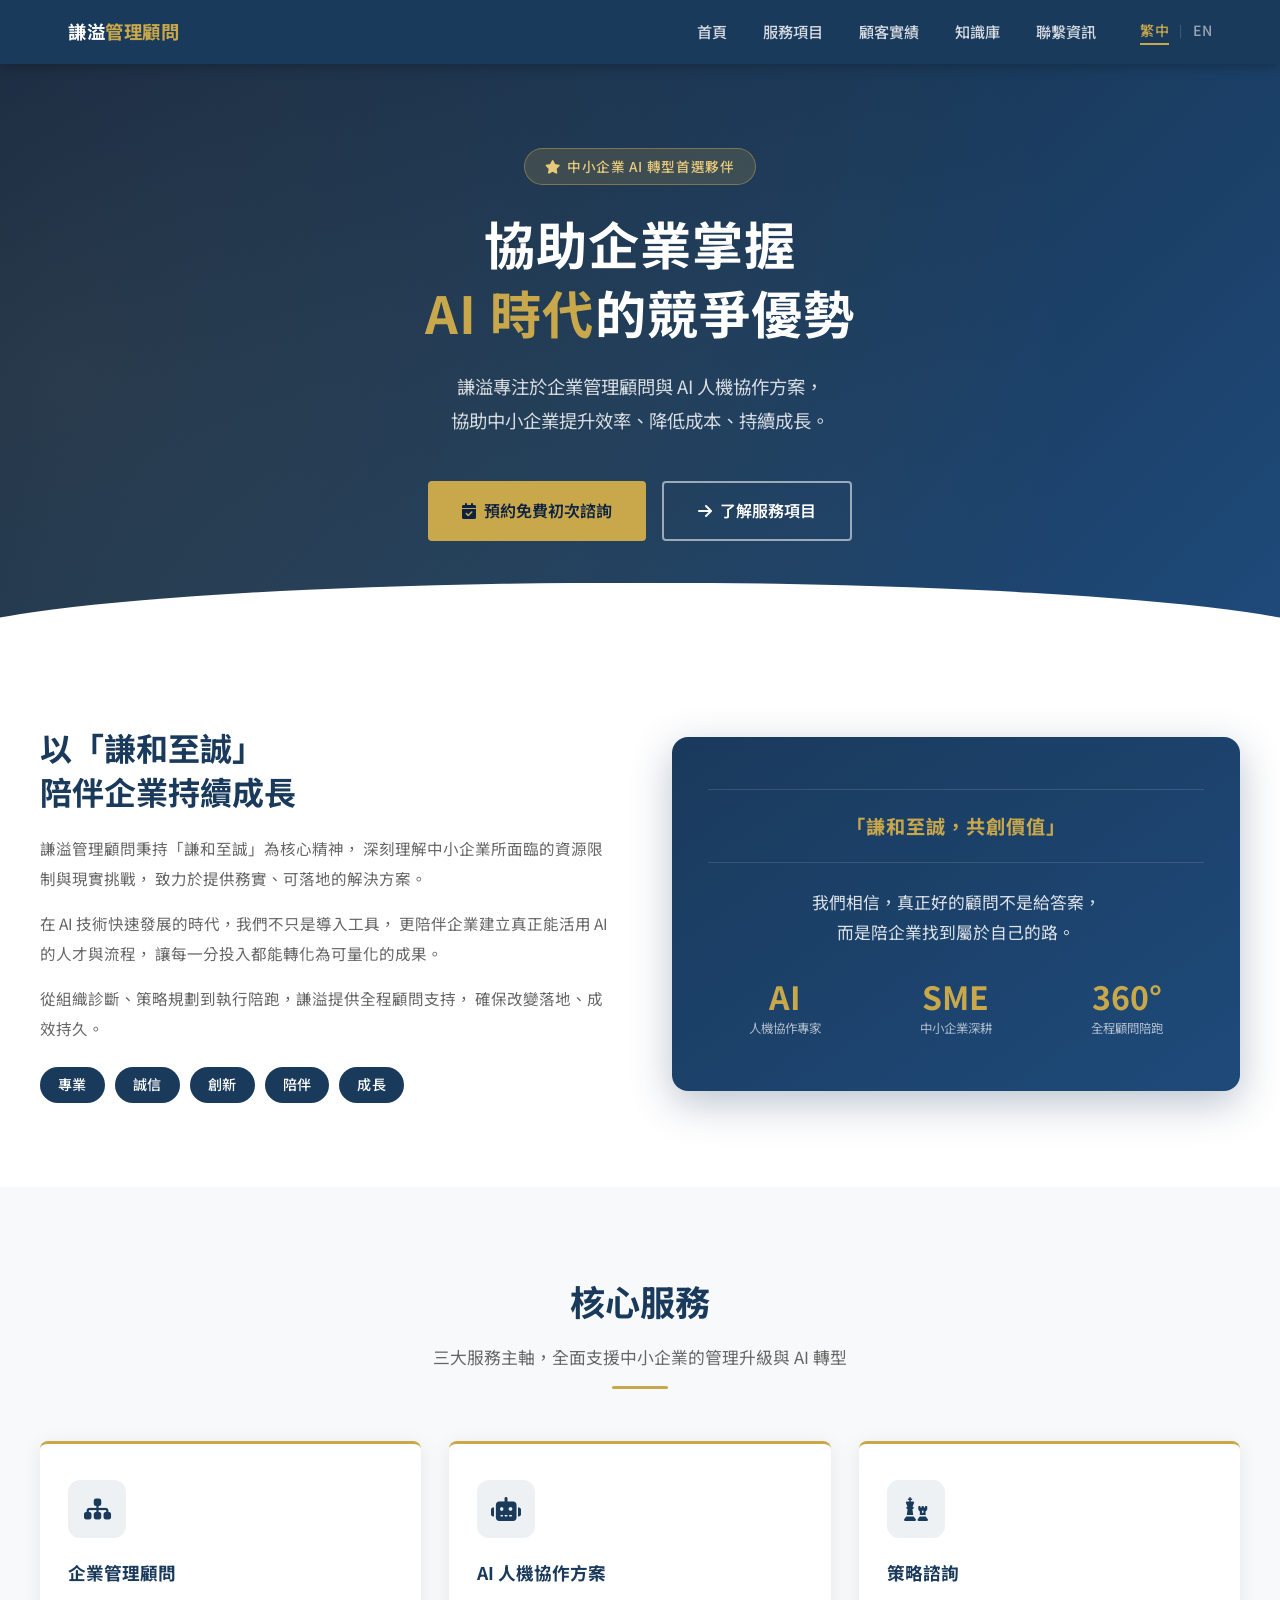
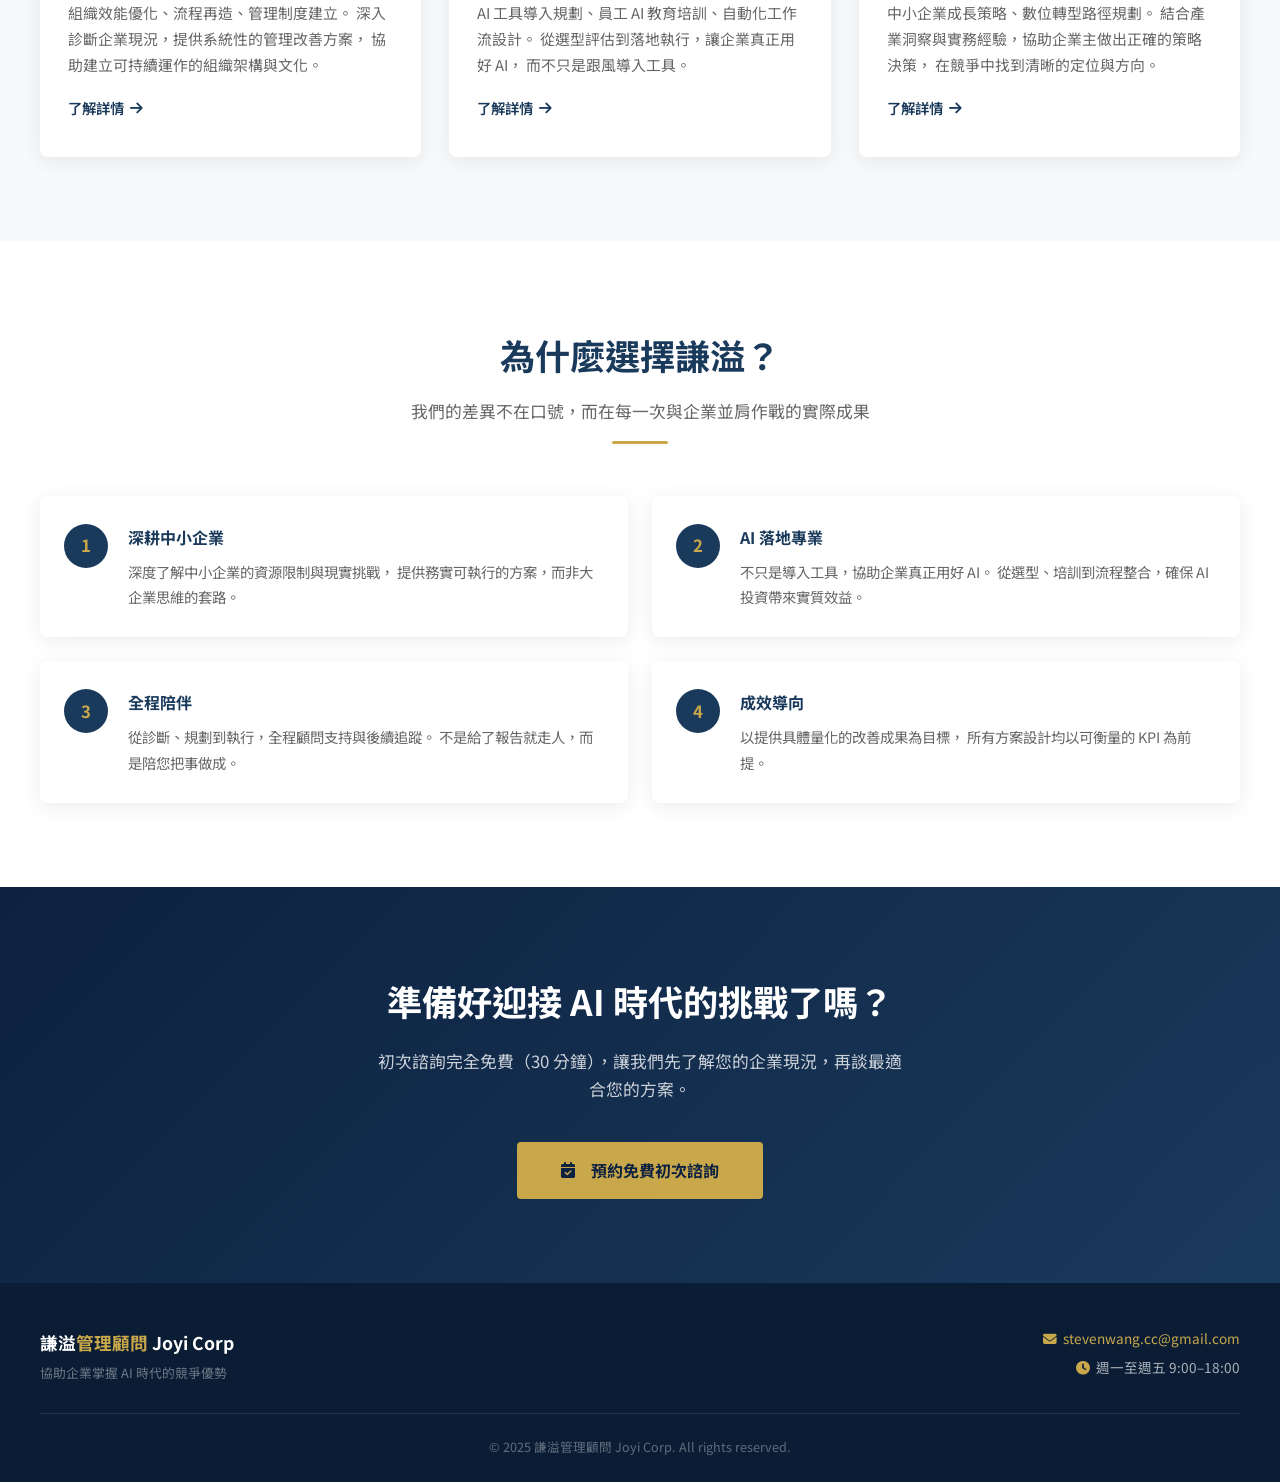
<file: index.html>
<!DOCTYPE html>
<html lang="zh-Hant">
<head>
  <meta charset="UTF-8" />
  <meta name="viewport" content="width=device-width, initial-scale=1.0" />

  <!-- SEO Meta Tags -->
  <title>謙溢管理顧問 Joyi Corp｜企業管理顧問與 AI 人機協作方案</title>
  <meta name="description" content="謙溢管理顧問（Joyi Corp）專注於企業管理顧問與 AI 人機協作方案，協助中小企業提升效率、降低成本、在 AI 時代建立可持續的競爭優勢。" />
  <meta name="keywords" content="企業管理顧問, AI 人機協作, 中小企業顧問, AI 導入, 組織效能優化, 數位轉型" />
  <meta name="robots" content="index, follow" />
  <link rel="canonical" href="https://joyicorp.com/" />
  <link rel="alternate" hreflang="zh-TW" href="https://joyicorp.com/" />
  <link rel="alternate" hreflang="en" href="https://joyicorp.com/en/" />
  <link rel="alternate" hreflang="x-default" href="https://joyicorp.com/" />

  <!-- Open Graph -->
  <meta property="og:type"        content="website" />
  <meta property="og:url"         content="https://www.joyicorp.com/" />
  <meta property="og:title"       content="謙溢管理顧問 Joyi Corp｜企業管理顧問與 AI 人機協作方案" />
  <meta property="og:description" content="謙溢管理顧問專注於企業管理顧問與 AI 人機協作方案，協助中小企業提升效率、降低成本、在 AI 時代建立可持續的競爭優勢。" />
  <meta property="og:site_name"   content="謙溢管理顧問 Joyi Corp" />

  <!-- Twitter Card -->
  <meta name="twitter:card"        content="summary_large_image" />
  <meta name="twitter:title"       content="謙溢管理顧問 Joyi Corp｜企業管理顧問與 AI 人機協作方案" />
  <meta name="twitter:description" content="謙溢管理顧問專注於企業管理顧問與 AI 人機協作方案，協助中小企業在 AI 時代建立競爭優勢。" />

  <!-- Fonts & Icons -->
  <link rel="preconnect" href="https://fonts.googleapis.com" />
  <link rel="preconnect" href="https://fonts.gstatic.com" crossorigin />
  <link href="https://fonts.googleapis.com/css2?family=Noto+Sans+TC:wght@400;500;700&display=swap" rel="stylesheet" />
  <link rel="stylesheet" href="https://cdnjs.cloudflare.com/ajax/libs/font-awesome/6.5.0/css/all.min.css" />

  <link rel="stylesheet" href="css/style.css" />

  <!-- Google tag (gtag.js) -->
  <script async src="https://www.googletagmanager.com/gtag/js?id=G-3XPFT1366R"></script>
  <script>
    window.dataLayer = window.dataLayer || [];
    function gtag(){dataLayer.push(arguments);}
    gtag('js', new Date());
    gtag('config', 'G-3XPFT1366R');
  </script>
</head>
<body>

<!-- Navbar (動態插入) -->
<div id="navbar-placeholder"></div>

<!-- ===================================================
     Hero Section
     =================================================== -->
<section class="hero">
  <div class="hero-content">
    <div class="hero-badge"><i class="fas fa-star" style="margin-right:6px;"></i>中小企業 AI 轉型首選夥伴</div>
    <h1>協助企業掌握<br><em>AI 時代</em>的競爭優勢</h1>
    <p class="hero-sub">
      謙溢專注於企業管理顧問與 AI 人機協作方案，<br>
      協助中小企業提升效率、降低成本、持續成長。
    </p>
    <div class="hero-actions">
      <a href="contact.html" class="btn btn-accent">
        <i class="fas fa-calendar-check"></i>預約免費初次諮詢
      </a>
      <a href="services.html" class="btn btn-outline-light">
        <i class="fas fa-arrow-right"></i>了解服務項目
      </a>
    </div>
  </div>
</section>


<!-- ===================================================
     Company Introduction
     =================================================== -->
<section class="section">
  <div class="container">
    <div class="about-grid">
      <div class="about-text">
        <h2>以「謙和至誠」<br>陪伴企業持續成長</h2>
        <p>
          謙溢管理顧問秉持「謙和至誠」為核心精神，
          深刻理解中小企業所面臨的資源限制與現實挑戰，
          致力於提供務實、可落地的解決方案。
        </p>
        <p>
          在 AI 技術快速發展的時代，我們不只是導入工具，
          更陪伴企業建立真正能活用 AI 的人才與流程，
          讓每一分投入都能轉化為可量化的成果。
        </p>
        <p>
          從組織診斷、策略規劃到執行陪跑，謙溢提供全程顧問支持，
          確保改變落地、成效持久。
        </p>
        <div class="values-list">
          <span class="value-tag">專業</span>
          <span class="value-tag">誠信</span>
          <span class="value-tag">創新</span>
          <span class="value-tag">陪伴</span>
          <span class="value-tag">成長</span>
        </div>
      </div>

      <div class="about-visual">
        <div class="about-quote">「謙和至誠，共創價值」</div>
        <div class="about-main-text">
          我們相信，真正好的顧問不是給答案，<br>
          而是陪企業找到屬於自己的路。
        </div>
        <div class="stat-row">
          <div class="stat-item">
            <div class="num">AI</div>
            <div class="lbl">人機協作專家</div>
          </div>
          <div class="stat-item">
            <div class="num">SME</div>
            <div class="lbl">中小企業深耕</div>
          </div>
          <div class="stat-item">
            <div class="num">360°</div>
            <div class="lbl">全程顧問陪跑</div>
          </div>
        </div>
      </div>
    </div>
  </div>
</section>


<!-- ===================================================
     Core Services Overview
     =================================================== -->
<section class="section section-alt">
  <div class="container">
    <div class="section-title">
      <h2>核心服務</h2>
      <p>三大服務主軸，全面支援中小企業的管理升級與 AI 轉型</p>
      <div class="divider"></div>
    </div>

    <div class="cards-grid">

      <div class="card">
        <div class="card-icon"><i class="fas fa-sitemap"></i></div>
        <h3>企業管理顧問</h3>
        <p>
          組織效能優化、流程再造、管理制度建立。
          深入診斷企業現況，提供系統性的管理改善方案，
          協助建立可持續運作的組織架構與文化。
        </p>
        <a href="services.html" class="card-link">了解詳情 <i class="fas fa-arrow-right"></i></a>
      </div>

      <div class="card">
        <div class="card-icon"><i class="fas fa-robot"></i></div>
        <h3>AI 人機協作方案</h3>
        <p>
          AI 工具導入規劃、員工 AI 教育培訓、自動化工作流設計。
          從選型評估到落地執行，讓企業真正用好 AI，
          而不只是跟風導入工具。
        </p>
        <a href="services.html" class="card-link">了解詳情 <i class="fas fa-arrow-right"></i></a>
      </div>

      <div class="card">
        <div class="card-icon"><i class="fas fa-chess"></i></div>
        <h3>策略諮詢</h3>
        <p>
          中小企業成長策略、數位轉型路徑規劃。
          結合產業洞察與實務經驗，協助企業主做出正確的策略決策，
          在競爭中找到清晰的定位與方向。
        </p>
        <a href="services.html" class="card-link">了解詳情 <i class="fas fa-arrow-right"></i></a>
      </div>

    </div>
  </div>
</section>


<!-- ===================================================
     Why Choose Joyi
     =================================================== -->
<section class="section">
  <div class="container">
    <div class="section-title">
      <h2>為什麼選擇謙溢？</h2>
      <p>我們的差異不在口號，而在每一次與企業並肩作戰的實際成果</p>
      <div class="divider"></div>
    </div>

    <div class="why-grid">

      <div class="why-item">
        <div class="why-num">1</div>
        <div class="why-body">
          <h3>深耕中小企業</h3>
          <p>
            深度了解中小企業的資源限制與現實挑戰，
            提供務實可執行的方案，而非大企業思維的套路。
          </p>
        </div>
      </div>

      <div class="why-item">
        <div class="why-num">2</div>
        <div class="why-body">
          <h3>AI 落地專業</h3>
          <p>
            不只是導入工具，協助企業真正用好 AI。
            從選型、培訓到流程整合，確保 AI 投資帶來實質效益。
          </p>
        </div>
      </div>

      <div class="why-item">
        <div class="why-num">3</div>
        <div class="why-body">
          <h3>全程陪伴</h3>
          <p>
            從診斷、規劃到執行，全程顧問支持與後續追蹤。
            不是給了報告就走人，而是陪您把事做成。
          </p>
        </div>
      </div>

      <div class="why-item">
        <div class="why-num">4</div>
        <div class="why-body">
          <h3>成效導向</h3>
          <p>
            以提供具體量化的改善成果為目標，
            所有方案設計均以可衡量的 KPI 為前提。
          </p>
        </div>
      </div>

    </div>
  </div>
</section>


<!-- ===================================================
     CTA
     =================================================== -->
<section class="cta-section">
  <div class="container">
    <h2>準備好迎接 AI 時代的挑戰了嗎？</h2>
    <p>初次諮詢完全免費（30 分鐘），讓我們先了解您的企業現況，再談最適合您的方案。</p>
    <a href="contact.html" class="btn btn-accent-full">
      <i class="fas fa-calendar-check"></i>&ensp;預約免費初次諮詢
    </a>
  </div>
</section>


<!-- Footer (動態插入) -->
<div id="footer-placeholder"></div>

<script src="js/main.js"></script>
</body>
</html>
</file>
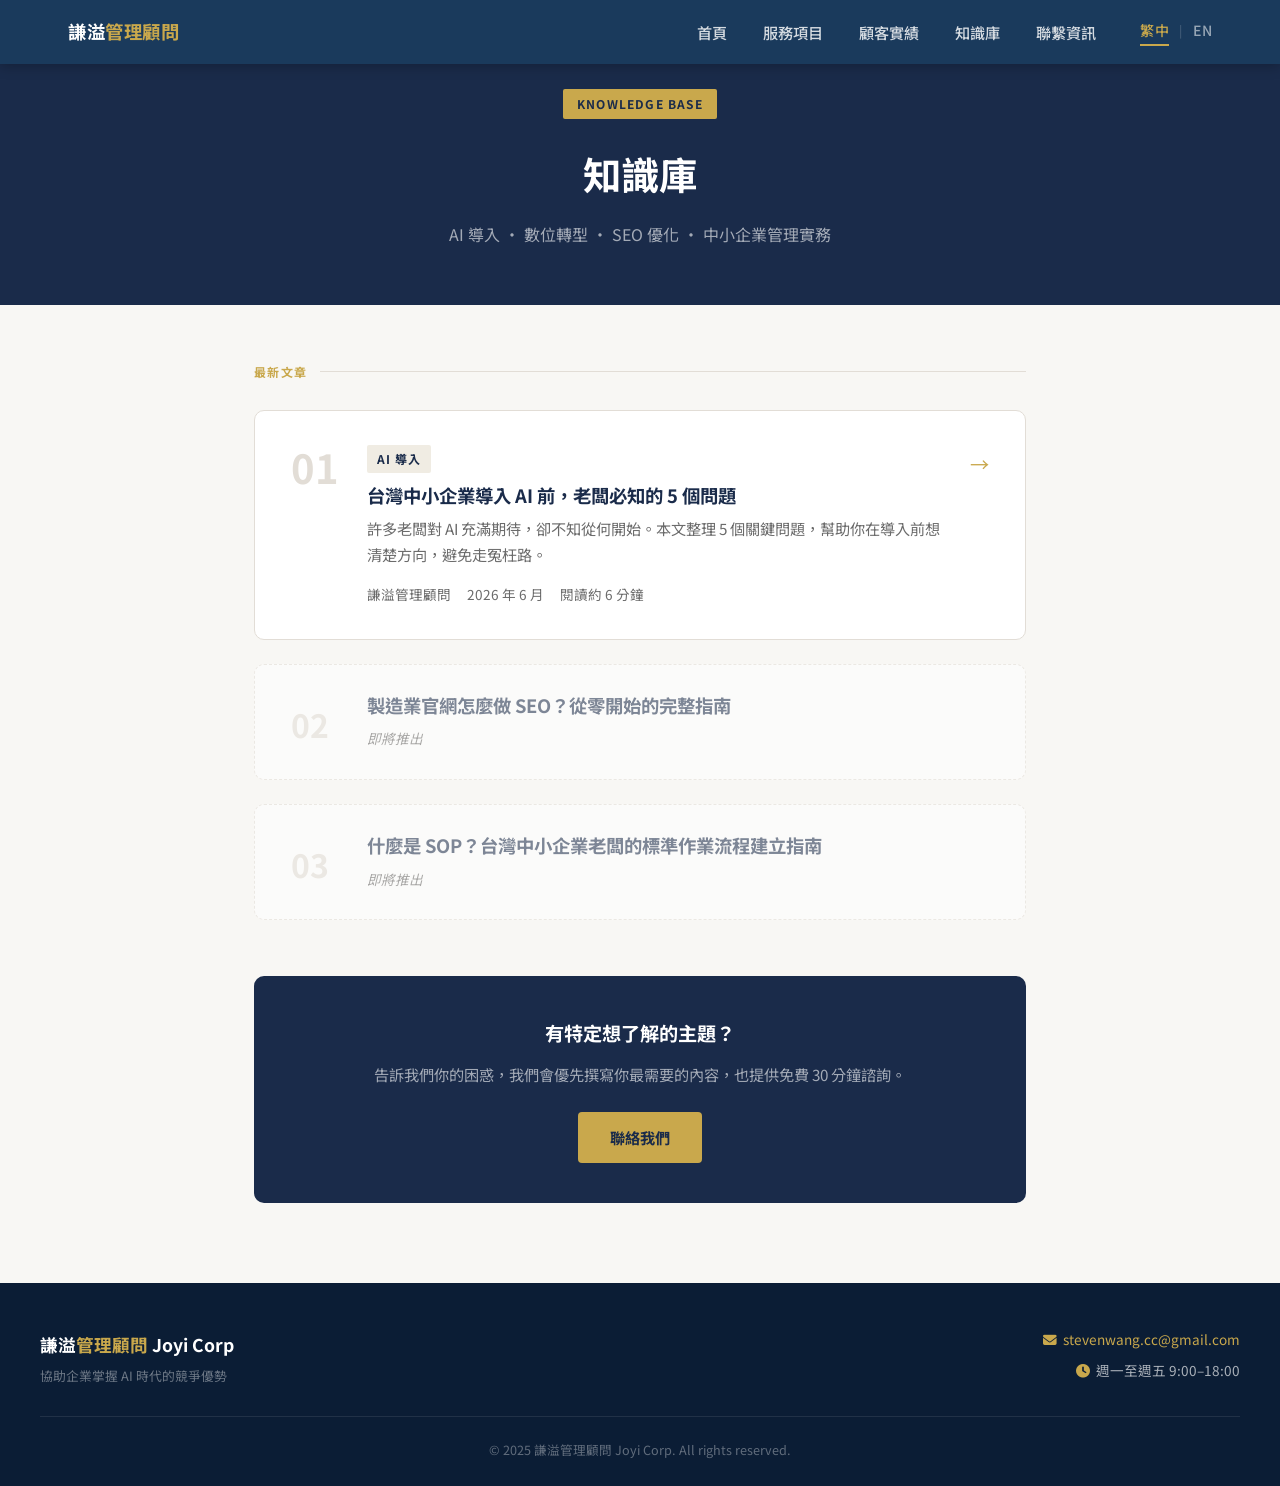
<file: blog/index.html>
<!DOCTYPE html>
<html lang="zh-TW">
<head>
  <meta charset="UTF-8" />
  <meta name="viewport" content="width=device-width, initial-scale=1.0" />
  <title>知識庫｜謙溢管理顧問 — AI 導入與數位轉型文章</title>
  <meta name="description" content="謙溢管理顧問知識庫，提供台灣中小企業 AI 導入、數位轉型、SEO 優化的實用指南與案例分析。" />
  <meta name="robots" content="index, follow" />
  <link rel="canonical" href="https://joyicorp.com/blog/" />
  <link rel="alternate" hreflang="zh-TW" href="https://joyicorp.com/blog/" />
  <link href="https://fonts.googleapis.com/css2?family=Noto+Sans+TC:wght@400;500;700&display=swap" rel="stylesheet" />
  <link rel="stylesheet" href="https://cdnjs.cloudflare.com/ajax/libs/font-awesome/6.4.0/css/all.min.css" />
  <link rel="stylesheet" href="/css/style.css" />
  <style>
    :root {
      --navy: #1a2b4a;
      --gold: #c9a84c;
      --gold-light: #e8c97a;
      --bg: #f8f7f4;
      --white: #ffffff;
      --text: #2c2c2c;
      --text-muted: #6b6b6b;
      --border: #e2ddd6;
    }
    body { background: var(--bg); color: var(--text); line-height: 1.8; }

    .blog-hero {
      background: var(--navy); color: var(--white);
      padding: 88px 5% 56px; text-align: center;
    }
    .blog-hero-tag {
      display: inline-block; background: var(--gold); color: var(--navy);
      font-size: .75rem; font-weight: 700; letter-spacing: .1em;
      padding: 4px 14px; border-radius: 2px; margin-bottom: 20px;
    }
    .blog-hero h1 { font-size: clamp(1.8rem, 4vw, 2.4rem); font-weight: 700; margin-bottom: 12px; color: var(--white); }
    .blog-hero p { color: rgba(255,255,255,.6); font-size: 1rem; }

    .blog-container { max-width: 900px; margin: 0 auto; padding: 56px 5% 80px; }

    .section-label {
      font-size: .75rem; font-weight: 700; letter-spacing: .12em;
      color: var(--gold); text-transform: uppercase; margin-bottom: 28px;
      display: flex; align-items: center; gap: 12px;
    }
    .section-label::after { content: ''; flex: 1; height: 1px; background: var(--border); }

    .article-grid { display: grid; gap: 24px; }

    .article-card {
      background: var(--white); border: 1px solid var(--border);
      border-radius: 10px; padding: 32px 36px;
      display: flex; gap: 28px; align-items: flex-start;
      text-decoration: none; color: inherit;
      transition: box-shadow .2s, transform .2s;
    }
    .article-card:hover { box-shadow: 0 6px 24px rgba(0,0,0,.08); transform: translateY(-2px); }

    .card-num { font-size: 2.5rem; font-weight: 700; color: var(--border); line-height: 1; min-width: 48px; padding-top: 4px; }
    .card-body { flex: 1; }
    .card-tag {
      display: inline-block; background: #f0ece3; color: var(--navy);
      font-size: .75rem; font-weight: 700; letter-spacing: .08em;
      padding: 3px 10px; border-radius: 2px; margin-bottom: 10px;
    }
    .card-title { font-size: 1.15rem; font-weight: 700; color: var(--navy); margin-bottom: 8px; line-height: 1.4; }
    .card-desc { font-size: .95rem; color: var(--text-muted); line-height: 1.7; margin-bottom: 14px; }
    .card-meta { font-size: .85rem; color: var(--text-muted); display: flex; gap: 16px; flex-wrap: wrap; }
    .card-arrow { color: var(--gold); font-size: 1.2rem; padding-top: 4px; }

    .coming-soon {
      background: var(--white); border: 1px dashed var(--border);
      border-radius: 10px; padding: 28px 36px;
      display: flex; gap: 28px; align-items: center; opacity: .55;
    }
    .coming-soon .card-num { font-size: 2rem; }
    .coming-soon-label { font-size: .85rem; color: var(--text-muted); font-style: italic; margin-top: 4px; }

    .cta-banner {
      background: var(--navy); border-radius: 10px;
      padding: 40px; text-align: center; margin-top: 56px; color: var(--white);
    }
    .cta-banner h3 { font-size: 1.2rem; margin-bottom: 10px; color: var(--white); }
    .cta-banner p { color: rgba(255,255,255,.6); font-size: .95rem; margin-bottom: 24px; }
    .cta-btn {
      display: inline-block; background: var(--gold); color: var(--navy);
      font-weight: 700; padding: 12px 32px; border-radius: 4px;
      text-decoration: none; font-size: .95rem; transition: background .2s;
    }
    .cta-btn:hover { background: var(--gold-light); }

    @media (max-width: 600px) {
      .article-card { flex-direction: column; gap: 12px; padding: 24px 20px; }
      .card-num { font-size: 1.5rem; }
      .coming-soon { padding: 20px; }
      .cta-banner { padding: 28px 20px; }
    }
  </style>

  <!-- Google tag (gtag.js) -->
  <script async src="https://www.googletagmanager.com/gtag/js?id=G-3XPFT1366R"></script>
  <script>
    window.dataLayer = window.dataLayer || [];
    function gtag(){dataLayer.push(arguments);}
    gtag('js', new Date());
    gtag('config', 'G-3XPFT1366R');
  </script>
</head>
<body>

  <div id="navbar-placeholder"></div>

  <div class="blog-hero">
    <div class="blog-hero-tag">KNOWLEDGE BASE</div>
    <h1>知識庫</h1>
    <p>AI 導入 · 數位轉型 · SEO 優化 · 中小企業管理實務</p>
  </div>

  <div class="blog-container">
    <div class="section-label">最新文章</div>

    <div class="article-grid">

      <a href="https://joyicorp.com/blog/ai-guide-for-sme.html" class="article-card">
        <div class="card-num">01</div>
        <div class="card-body">
          <span class="card-tag">AI 導入</span>
          <div class="card-title">台灣中小企業導入 AI 前，老闆必知的 5 個問題</div>
          <div class="card-desc">許多老闆對 AI 充滿期待，卻不知從何開始。本文整理 5 個關鍵問題，幫助你在導入前想清楚方向，避免走冤枉路。</div>
          <div class="card-meta">
            <span>謙溢管理顧問</span>
            <span>2026 年 6 月</span>
            <span>閱讀約 6 分鐘</span>
          </div>
        </div>
        <div class="card-arrow">→</div>
      </a>

      <div class="coming-soon">
        <div class="card-num">02</div>
        <div class="card-body">
          <div class="card-title">製造業官網怎麼做 SEO？從零開始的完整指南</div>
          <div class="coming-soon-label">即將推出</div>
        </div>
      </div>

      <div class="coming-soon">
        <div class="card-num">03</div>
        <div class="card-body">
          <div class="card-title">什麼是 SOP？台灣中小企業老闆的標準作業流程建立指南</div>
          <div class="coming-soon-label">即將推出</div>
        </div>
      </div>

    </div>

    <div class="cta-banner">
      <h3>有特定想了解的主題？</h3>
      <p>告訴我們你的困惑，我們會優先撰寫你最需要的內容，也提供免費 30 分鐘諮詢。</p>
      <a href="https://joyicorp.com/contact.html" class="cta-btn">聯絡我們</a>
    </div>
  </div>

  <div id="footer-placeholder"></div>

  <script src="/js/main.js"></script>

</body>
</html>
</file>
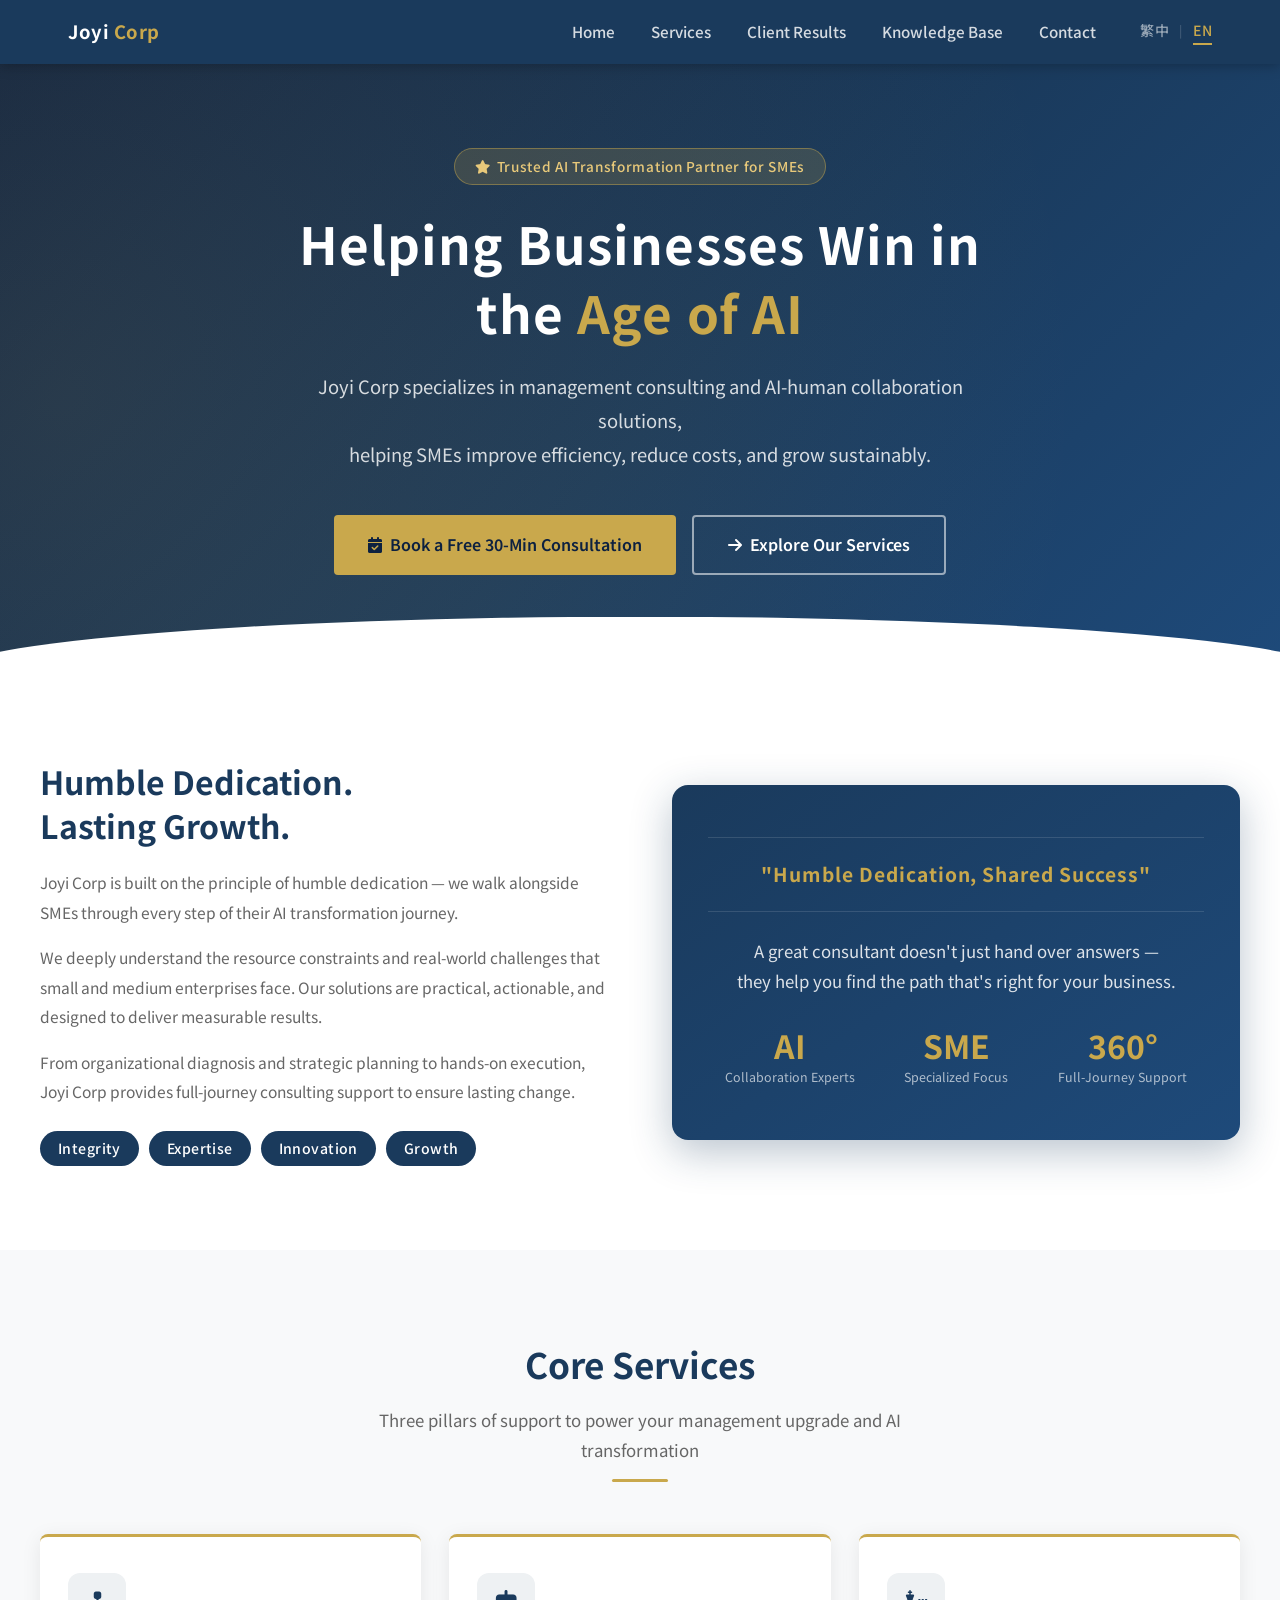
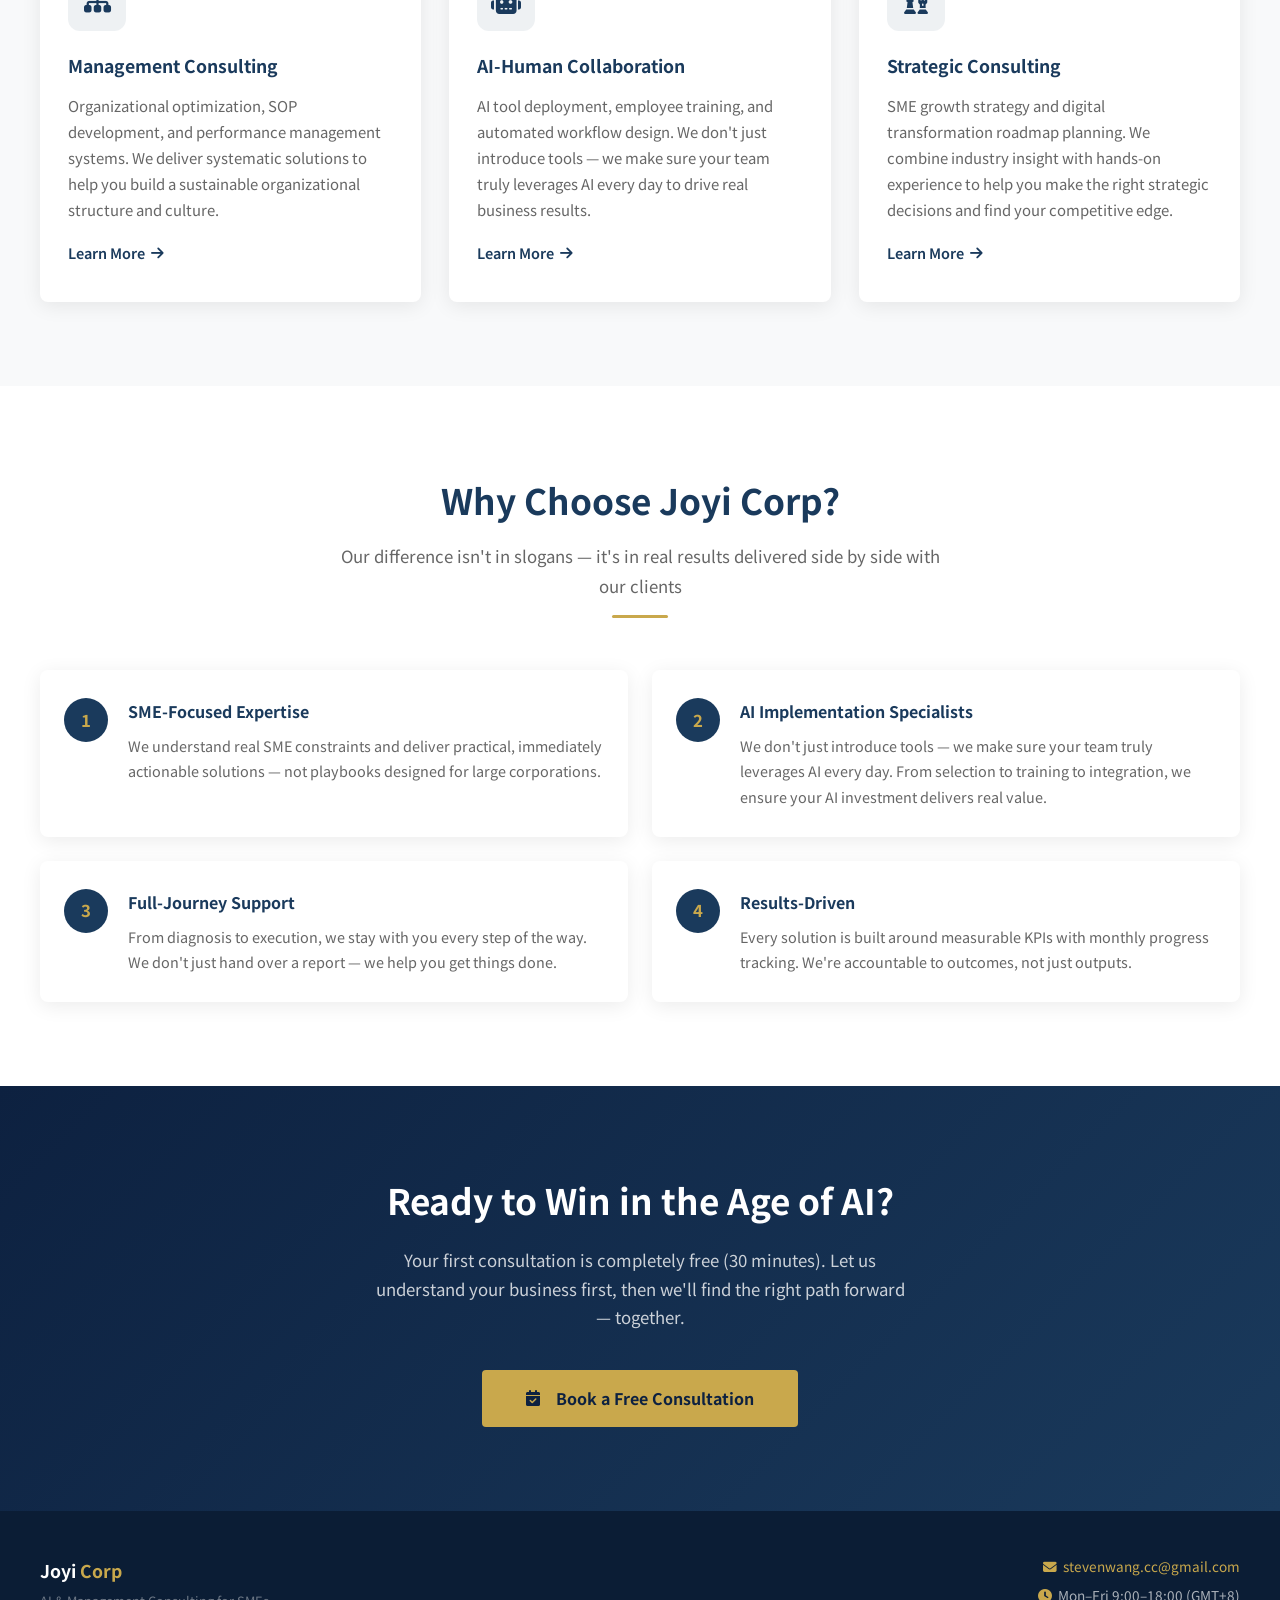
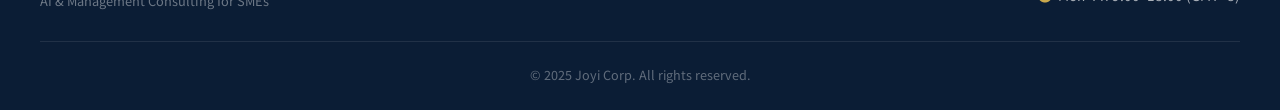
<file: en/index.html>
<!DOCTYPE html>
<html lang="en">
<head>
  <meta charset="UTF-8" />
  <meta name="viewport" content="width=device-width, initial-scale=1.0" />

  <!-- SEO Meta Tags -->
  <title>Joyi Corp | AI &amp; Management Consulting for SMEs</title>
  <meta name="description" content="Joyi Corp provides management consulting and AI-human collaboration solutions for SMEs in Asia. Book a free 30-minute consultation today." />
  <meta name="keywords" content="management consulting, AI consulting, SME consulting, AI implementation, business consulting Taiwan, digital transformation" />
  <meta name="author" content="Joyi Corp" />
  <meta name="robots" content="index, follow" />

  <!-- Open Graph -->
  <meta property="og:type" content="website" />
  <meta property="og:title" content="Joyi Corp | AI &amp; Management Consulting for SMEs" />
  <meta property="og:description" content="Helping SMEs win in the age of AI. Management consulting and AI-human collaboration solutions." />
  <meta property="og:url" content="https://joyicorp.com/en/" />
  <meta property="og:image" content="https://joyicorp.com/images/og-cover-en.jpg" />
  <meta property="og:image:width" content="1200" />
  <meta property="og:image:height" content="630" />
  <meta property="og:site_name" content="Joyi Corp" />
  <meta property="og:locale" content="en_US" />
  <meta property="og:locale:alternate" content="zh_TW" />

  <!-- Twitter Card -->
  <meta name="twitter:card" content="summary_large_image" />
  <meta name="twitter:title" content="Joyi Corp | AI &amp; Management Consulting for SMEs" />
  <meta name="twitter:description" content="Helping SMEs win in the age of AI." />
  <meta name="twitter:image" content="https://joyicorp.com/images/og-cover-en.jpg" />

  <!-- hreflang -->
  <link rel="canonical" href="https://joyicorp.com/en/" />
  <link rel="alternate" hreflang="zh-TW" href="https://joyicorp.com/" />
  <link rel="alternate" hreflang="en" href="https://joyicorp.com/en/" />
  <link rel="alternate" hreflang="x-default" href="https://joyicorp.com/" />

  <!-- Fonts & Icons -->
  <link rel="preconnect" href="https://fonts.googleapis.com" />
  <link rel="preconnect" href="https://fonts.gstatic.com" crossorigin />
  <link href="https://fonts.googleapis.com/css2?family=Noto+Sans+TC:wght@400;500;700&display=swap" rel="stylesheet" />
  <link rel="stylesheet" href="https://cdnjs.cloudflare.com/ajax/libs/font-awesome/6.5.0/css/all.min.css" />

  <link rel="stylesheet" href="../css/style.css" />

  <!-- Google tag (gtag.js) -->
  <script async src="https://www.googletagmanager.com/gtag/js?id=G-3XPFT1366R"></script>
  <script>
    window.dataLayer = window.dataLayer || [];
    function gtag(){dataLayer.push(arguments);}
    gtag('js', new Date());
    gtag('config', 'G-3XPFT1366R');
  </script>
</head>
<body>

<!-- Navbar (dynamically injected) -->
<div id="navbar-placeholder"></div>


<!-- ===================================================
     Hero Section
     =================================================== -->
<section class="hero">
  <div class="hero-content">
    <div class="hero-badge"><i class="fas fa-star" style="margin-right:6px;"></i>Trusted AI Transformation Partner for SMEs</div>
    <h1>Helping Businesses Win in<br>the <em>Age of AI</em></h1>
    <p class="hero-sub">
      Joyi Corp specializes in management consulting and AI-human collaboration solutions,<br>
      helping SMEs improve efficiency, reduce costs, and grow sustainably.
    </p>
    <div class="hero-actions">
      <a href="/en/contact.html" class="btn btn-accent">
        <i class="fas fa-calendar-check"></i>Book a Free 30-Min Consultation
      </a>
      <a href="/en/services.html" class="btn btn-outline-light">
        <i class="fas fa-arrow-right"></i>Explore Our Services
      </a>
    </div>
  </div>
</section>


<!-- ===================================================
     Company Introduction
     =================================================== -->
<section class="section">
  <div class="container">
    <div class="about-grid">
      <div class="about-text">
        <h2>Humble Dedication.<br>Lasting Growth.</h2>
        <p>
          Joyi Corp is built on the principle of humble dedication — we walk alongside
          SMEs through every step of their AI transformation journey.
        </p>
        <p>
          We deeply understand the resource constraints and real-world challenges that
          small and medium enterprises face. Our solutions are practical, actionable,
          and designed to deliver measurable results.
        </p>
        <p>
          From organizational diagnosis and strategic planning to hands-on execution,
          Joyi Corp provides full-journey consulting support to ensure lasting change.
        </p>
        <div class="values-list">
          <span class="value-tag">Integrity</span>
          <span class="value-tag">Expertise</span>
          <span class="value-tag">Innovation</span>
          <span class="value-tag">Growth</span>
        </div>
      </div>

      <div class="about-visual">
        <div class="about-quote">"Humble Dedication, Shared Success"</div>
        <div class="about-main-text">
          A great consultant doesn't just hand over answers —<br>
          they help you find the path that's right for your business.
        </div>
        <div class="stat-row">
          <div class="stat-item">
            <div class="num">AI</div>
            <div class="lbl">Collaboration Experts</div>
          </div>
          <div class="stat-item">
            <div class="num">SME</div>
            <div class="lbl">Specialized Focus</div>
          </div>
          <div class="stat-item">
            <div class="num">360°</div>
            <div class="lbl">Full-Journey Support</div>
          </div>
        </div>
      </div>
    </div>
  </div>
</section>


<!-- ===================================================
     Core Services Overview
     =================================================== -->
<section class="section section-alt">
  <div class="container">
    <div class="section-title">
      <h2>Core Services</h2>
      <p>Three pillars of support to power your management upgrade and AI transformation</p>
      <div class="divider"></div>
    </div>

    <div class="cards-grid">

      <div class="card">
        <div class="card-icon"><i class="fas fa-sitemap"></i></div>
        <h3>Management Consulting</h3>
        <p>
          Organizational optimization, SOP development, and performance management
          systems. We deliver systematic solutions to help you build a sustainable
          organizational structure and culture.
        </p>
        <a href="/en/services.html" class="card-link">Learn More <i class="fas fa-arrow-right"></i></a>
      </div>

      <div class="card">
        <div class="card-icon"><i class="fas fa-robot"></i></div>
        <h3>AI-Human Collaboration</h3>
        <p>
          AI tool deployment, employee training, and automated workflow design.
          We don't just introduce tools — we make sure your team truly leverages
          AI every day to drive real business results.
        </p>
        <a href="/en/services.html" class="card-link">Learn More <i class="fas fa-arrow-right"></i></a>
      </div>

      <div class="card">
        <div class="card-icon"><i class="fas fa-chess"></i></div>
        <h3>Strategic Consulting</h3>
        <p>
          SME growth strategy and digital transformation roadmap planning. We combine
          industry insight with hands-on experience to help you make the right strategic
          decisions and find your competitive edge.
        </p>
        <a href="/en/services.html" class="card-link">Learn More <i class="fas fa-arrow-right"></i></a>
      </div>

    </div>
  </div>
</section>


<!-- ===================================================
     Why Choose Joyi
     =================================================== -->
<section class="section">
  <div class="container">
    <div class="section-title">
      <h2>Why Choose Joyi Corp?</h2>
      <p>Our difference isn't in slogans — it's in real results delivered side by side with our clients</p>
      <div class="divider"></div>
    </div>

    <div class="why-grid">

      <div class="why-item">
        <div class="why-num">1</div>
        <div class="why-body">
          <h3>SME-Focused Expertise</h3>
          <p>
            We understand real SME constraints and deliver practical, immediately
            actionable solutions — not playbooks designed for large corporations.
          </p>
        </div>
      </div>

      <div class="why-item">
        <div class="why-num">2</div>
        <div class="why-body">
          <h3>AI Implementation Specialists</h3>
          <p>
            We don't just introduce tools — we make sure your team truly leverages
            AI every day. From selection to training to integration, we ensure
            your AI investment delivers real value.
          </p>
        </div>
      </div>

      <div class="why-item">
        <div class="why-num">3</div>
        <div class="why-body">
          <h3>Full-Journey Support</h3>
          <p>
            From diagnosis to execution, we stay with you every step of the way.
            We don't just hand over a report — we help you get things done.
          </p>
        </div>
      </div>

      <div class="why-item">
        <div class="why-num">4</div>
        <div class="why-body">
          <h3>Results-Driven</h3>
          <p>
            Every solution is built around measurable KPIs with monthly progress
            tracking. We're accountable to outcomes, not just outputs.
          </p>
        </div>
      </div>

    </div>
  </div>
</section>


<!-- ===================================================
     CTA
     =================================================== -->
<section class="cta-section">
  <div class="container">
    <h2>Ready to Win in the Age of AI?</h2>
    <p>Your first consultation is completely free (30 minutes). Let us understand your business first, then we'll find the right path forward — together.</p>
    <a href="/en/contact.html" class="btn btn-accent-full">
      <i class="fas fa-calendar-check"></i>&ensp;Book a Free Consultation
    </a>
  </div>
</section>


<!-- Footer (dynamically injected) -->
<div id="footer-placeholder"></div>

<script src="../js/main.js"></script>
</body>
</html>
</file>
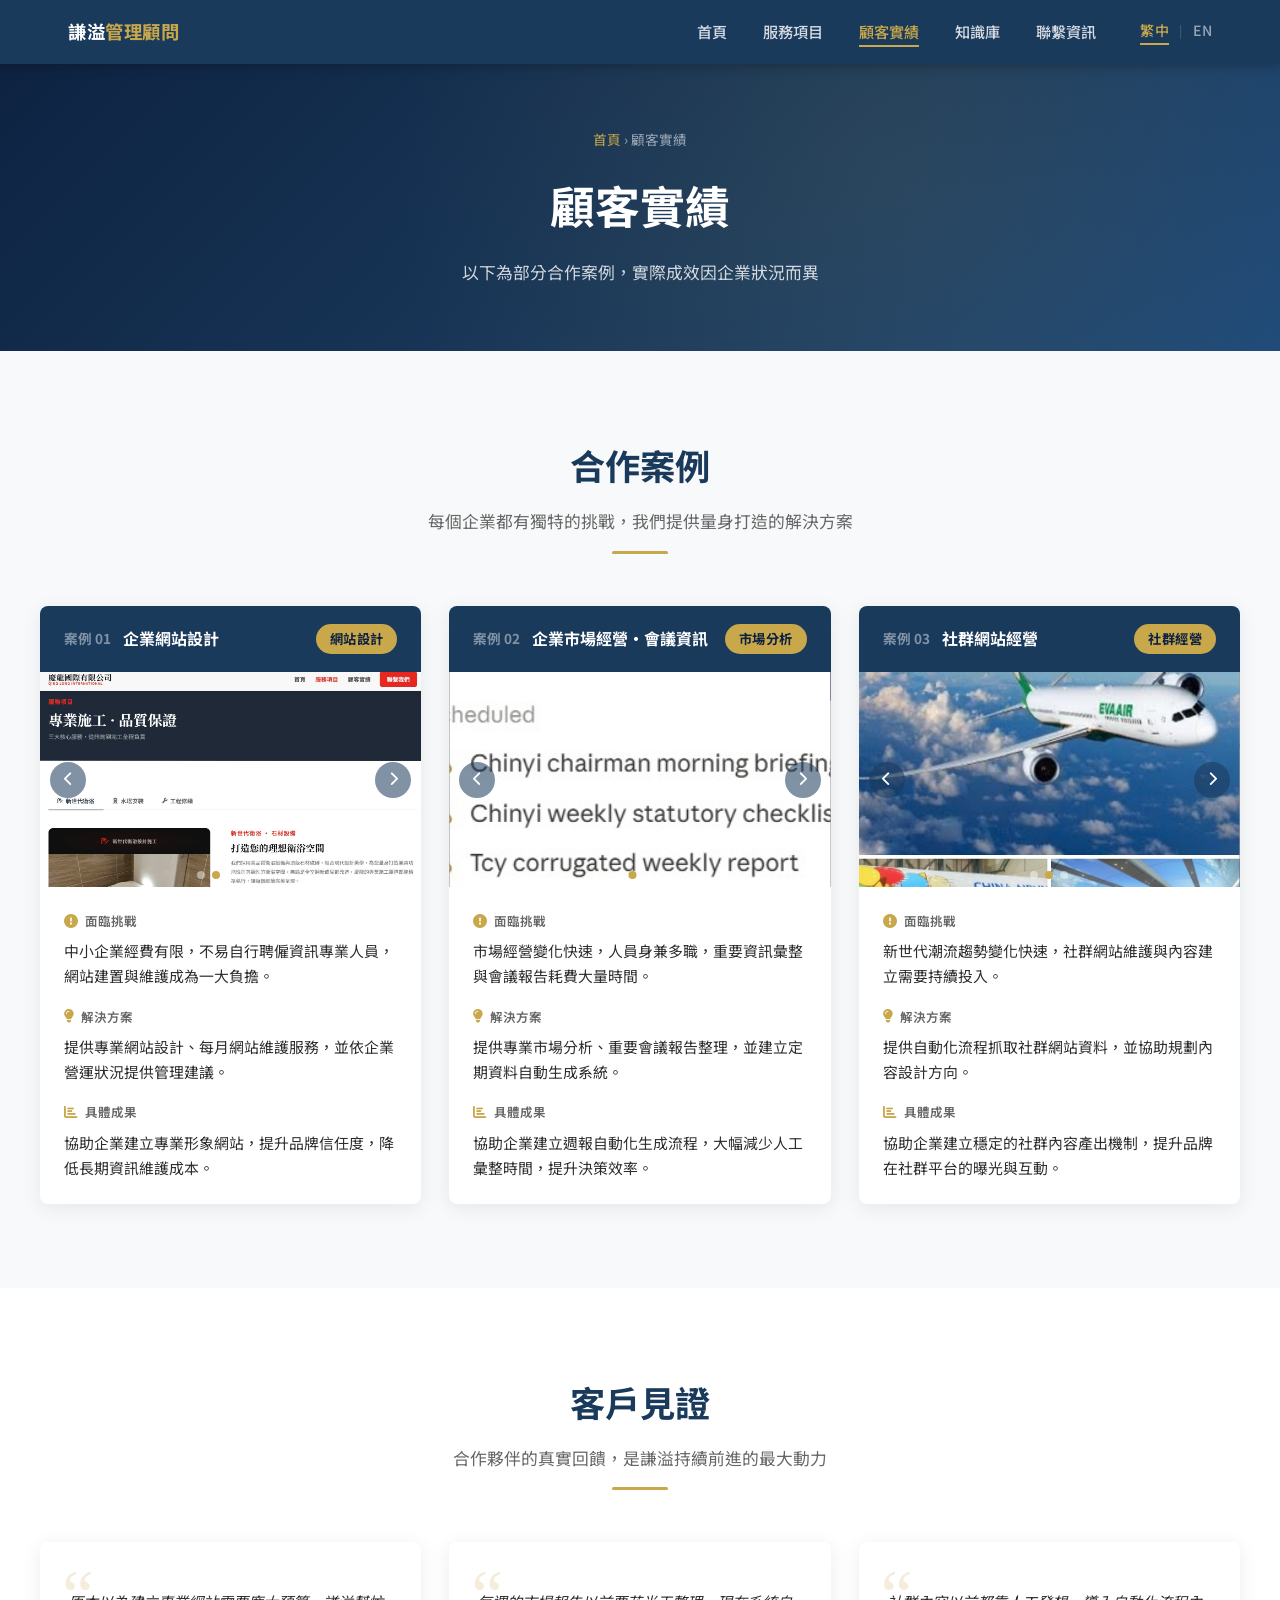
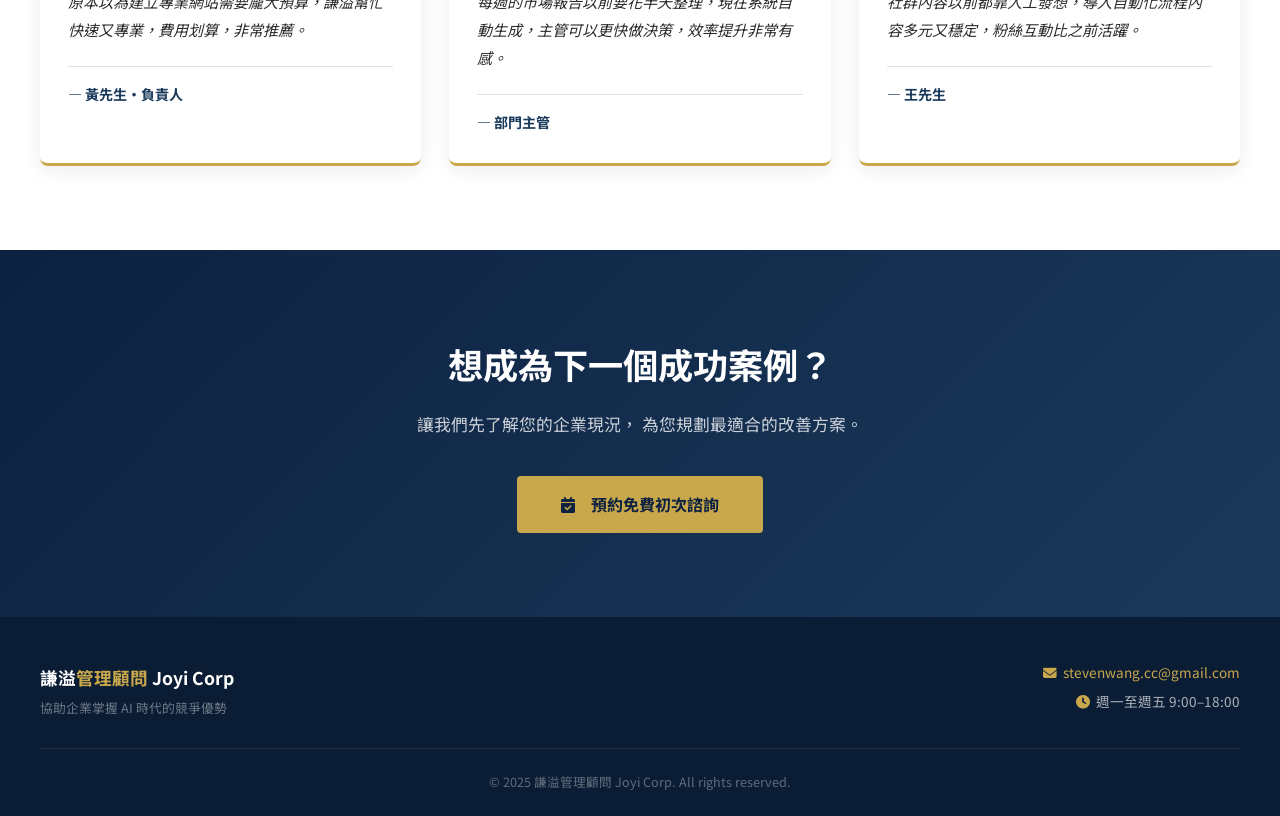
<file: cases.html>
<!DOCTYPE html>
<html lang="zh-Hant">
<head>
  <meta charset="UTF-8" />
  <meta name="viewport" content="width=device-width, initial-scale=1.0" />

  <!-- SEO Meta Tags -->
  <title>顧客實績｜謙溢管理顧問 Joyi Corp</title>
  <meta name="description" content="謙溢管理顧問顧客實績。探索我們協助中小企業在管理升級與 AI 人機協作方面取得的具體成果與客戶見證。" />
  <meta name="keywords" content="顧客實績, 企業管理顧問案例, AI 導入案例, 中小企業成功案例, 客戶見證" />
  <meta name="robots" content="index, follow" />
  <link rel="canonical" href="https://joyicorp.com/cases.html" />
  <link rel="alternate" hreflang="zh-TW" href="https://joyicorp.com/cases.html" />
  <link rel="alternate" hreflang="en" href="https://joyicorp.com/en/cases.html" />
  <link rel="alternate" hreflang="x-default" href="https://joyicorp.com/cases.html" />

  <!-- Open Graph -->
  <meta property="og:type"        content="website" />
  <meta property="og:url"         content="https://www.joyicorp.com/cases.html" />
  <meta property="og:title"       content="顧客實績｜謙溢管理顧問 Joyi Corp" />
  <meta property="og:description" content="探索謙溢管理顧問協助中小企業在管理升級與 AI 人機協作方面取得的具體成果。" />
  <meta property="og:site_name"   content="謙溢管理顧問 Joyi Corp" />

  <!-- Twitter Card -->
  <meta name="twitter:card"        content="summary_large_image" />
  <meta name="twitter:title"       content="顧客實績｜謙溢管理顧問 Joyi Corp" />
  <meta name="twitter:description" content="謙溢管理顧問客戶成功案例與見證。" />

  <!-- Fonts & Icons -->
  <link rel="preconnect" href="https://fonts.googleapis.com" />
  <link rel="preconnect" href="https://fonts.gstatic.com" crossorigin />
  <link href="https://fonts.googleapis.com/css2?family=Noto+Sans+TC:wght@400;500;700&display=swap" rel="stylesheet" />
  <link rel="stylesheet" href="https://cdnjs.cloudflare.com/ajax/libs/font-awesome/6.5.0/css/all.min.css" />

  <link rel="stylesheet" href="css/style.css" />
  <style>
    /* ── Carousel ── */
    .carousel {
      position: relative;
      width: 100%;
      overflow: hidden;
      background: #000;
    }
    .carousel::before {
      content: '';
      display: block;
      padding-top: 56.25%; /* 16:9 */
    }
    .carousel-track {
      position: absolute;
      inset: 0;
      display: flex;
      transition: transform 0.45s ease;
    }
    .carousel-slide {
      flex: 0 0 100%;
      width: 100%;
      height: 100%;
    }
    .carousel-slide img {
      width: 100%;
      height: 100%;
      object-fit: cover;
      display: block;
    }

    /* arrows */
    .carousel-btn {
      position: absolute;
      top: 50%;
      transform: translateY(-50%);
      z-index: 10;
      width: 36px;
      height: 36px;
      border-radius: 50%;
      border: none;
      background: rgba(26, 58, 92, 0.55);
      color: #fff;
      font-size: 0.9rem;
      cursor: pointer;
      display: flex;
      align-items: center;
      justify-content: center;
      transition: background 0.2s;
    }
    .carousel-btn:hover { background: rgba(26, 58, 92, 0.9); }
    .carousel-btn.prev { left: 10px; }
    .carousel-btn.next { right: 10px; }

    /* dots */
    .carousel-dots {
      position: absolute;
      bottom: 8px;
      left: 50%;
      transform: translateX(-50%);
      display: flex;
      gap: 7px;
      z-index: 10;
    }
    .carousel-dot {
      width: 8px;
      height: 8px;
      border-radius: 50%;
      background: rgba(255,255,255,0.45);
      border: none;
      cursor: pointer;
      padding: 0;
      transition: background 0.2s;
    }
    .carousel-dot.active { background: #C9A84C; }

    /* card title in header */
    .case-card-title {
      color: #fff;
      font-size: 1rem;
      font-weight: 700;
      flex: 1;
    }

    /* result text below carousel */
    .case-result-text {
      color: var(--text);
      font-size: 0.93rem;
      line-height: 1.7;
    }
  </style>

  <!-- Google tag (gtag.js) -->
  <script async src="https://www.googletagmanager.com/gtag/js?id=G-3XPFT1366R"></script>
  <script>
    window.dataLayer = window.dataLayer || [];
    function gtag(){dataLayer.push(arguments);}
    gtag('js', new Date());
    gtag('config', 'G-3XPFT1366R');
  </script>
</head>
<body>

<!-- Navbar (動態插入) -->
<div id="navbar-placeholder"></div>


<!-- ===================================================
     Page Header
     =================================================== -->
<header class="page-header">
  <div class="page-header-content">
    <div class="breadcrumb">
      <a href="index.html">首頁</a> &rsaquo; 顧客實績
    </div>
    <h1>顧客實績</h1>
    <p>以下為部分合作案例，實際成效因企業狀況而異</p>
  </div>
</header>


<!-- ===================================================
     Case Studies
     =================================================== -->
<section class="section section-alt">
  <div class="container">
    <div class="section-title">
      <h2>合作案例</h2>
      <p>每個企業都有獨特的挑戰，我們提供量身打造的解決方案</p>
      <div class="divider"></div>
    </div>

    <div class="cases-grid">

      <!-- Case 1：企業網站設計 -->
      <div class="case-card">
        <div class="case-card-header">
          <span class="case-num">案例 01</span>
          <span class="case-card-title">企業網站設計</span>
          <span class="case-industry-badge">網站設計</span>
        </div>

        <!-- Carousel -->
        <div class="carousel" data-carousel>
          <div class="carousel-track">
            <div class="carousel-slide"><img src="images/cases/web-design-1.jpg" alt="企業網站設計成果 1" loading="lazy"></div>
            <div class="carousel-slide"><img src="images/cases/web-design-2.jpg" alt="企業網站設計成果 2" loading="lazy"></div>
            <div class="carousel-slide"><img src="images/cases/web-design-3.jpg" alt="企業網站設計成果 3" loading="lazy"></div>
            <div class="carousel-slide"><img src="images/cases/web-design-4.jpg" alt="企業網站設計成果 4" loading="lazy"></div>
            <div class="carousel-slide"><img src="images/cases/web-design-5.jpg" alt="企業網站設計成果 5" loading="lazy"></div>
          </div>
          <button class="carousel-btn prev" aria-label="上一張"><i class="fas fa-chevron-left"></i></button>
          <button class="carousel-btn next" aria-label="下一張"><i class="fas fa-chevron-right"></i></button>
          <div class="carousel-dots"></div>
        </div>

        <div class="case-card-body">
          <div class="case-row">
            <div class="case-label"><i class="fas fa-exclamation-circle"></i>面臨挑戰</div>
            <div class="case-content">中小企業經費有限，不易自行聘僱資訊專業人員，網站建置與維護成為一大負擔。</div>
          </div>
          <div class="case-row">
            <div class="case-label"><i class="fas fa-lightbulb"></i>解決方案</div>
            <div class="case-content">提供專業網站設計、每月網站維護服務，並依企業營運狀況提供管理建議。</div>
          </div>
          <div class="case-row">
            <div class="case-label"><i class="fas fa-chart-bar"></i>具體成果</div>
            <div class="case-result-text">協助企業建立專業形象網站，提升品牌信任度，降低長期資訊維護成本。</div>
          </div>
        </div>
      </div>

      <!-- Case 2：企業市場經營、會議資訊 -->
      <div class="case-card">
        <div class="case-card-header">
          <span class="case-num">案例 02</span>
          <span class="case-card-title">企業市場經營・會議資訊</span>
          <span class="case-industry-badge">市場分析</span>
        </div>

        <!-- Carousel -->
        <div class="carousel" data-carousel>
          <div class="carousel-track">
            <div class="carousel-slide"><img src="images/cases/weekly-report-1.jpg" alt="週報生成器成果 1" loading="lazy"></div>
            <div class="carousel-slide"><img src="images/cases/weekly-report-2.jpg" alt="週報生成器成果 2" loading="lazy"></div>
            <div class="carousel-slide"><img src="images/cases/weekly-report-3.jpg" alt="週報生成器成果 3" loading="lazy"></div>
            <div class="carousel-slide"><img src="images/cases/weekly-report-4.jpg" alt="週報生成器成果 4" loading="lazy"></div>
          </div>
          <button class="carousel-btn prev" aria-label="上一張"><i class="fas fa-chevron-left"></i></button>
          <button class="carousel-btn next" aria-label="下一張"><i class="fas fa-chevron-right"></i></button>
          <div class="carousel-dots"></div>
        </div>

        <div class="case-card-body">
          <div class="case-row">
            <div class="case-label"><i class="fas fa-exclamation-circle"></i>面臨挑戰</div>
            <div class="case-content">市場經營變化快速，人員身兼多職，重要資訊彙整與會議報告耗費大量時間。</div>
          </div>
          <div class="case-row">
            <div class="case-label"><i class="fas fa-lightbulb"></i>解決方案</div>
            <div class="case-content">提供專業市場分析、重要會議報告整理，並建立定期資料自動生成系統。</div>
          </div>
          <div class="case-row">
            <div class="case-label"><i class="fas fa-chart-bar"></i>具體成果</div>
            <div class="case-result-text">協助企業建立週報自動化生成流程，大幅減少人工彙整時間，提升決策效率。</div>
          </div>
        </div>
      </div>

      <!-- Case 3：社群網站經營 -->
      <div class="case-card">
        <div class="case-card-header">
          <span class="case-num">案例 03</span>
          <span class="case-card-title">社群網站經營</span>
          <span class="case-industry-badge">社群經營</span>
        </div>

        <!-- Carousel -->
        <div class="carousel" data-carousel>
          <div class="carousel-track">
            <div class="carousel-slide"><img src="images/cases/fb-page-1.jpg" alt="社群經營成果 1" loading="lazy"></div>
            <div class="carousel-slide"><img src="images/cases/fb-page-2.jpg" alt="社群經營成果 2" loading="lazy"></div>
            <div class="carousel-slide"><img src="images/cases/fb-page-3.jpg" alt="社群經營成果 3" loading="lazy"></div>
          </div>
          <button class="carousel-btn prev" aria-label="上一張"><i class="fas fa-chevron-left"></i></button>
          <button class="carousel-btn next" aria-label="下一張"><i class="fas fa-chevron-right"></i></button>
          <div class="carousel-dots"></div>
        </div>

        <div class="case-card-body">
          <div class="case-row">
            <div class="case-label"><i class="fas fa-exclamation-circle"></i>面臨挑戰</div>
            <div class="case-content">新世代潮流趨勢變化快速，社群網站維護與內容建立需要持續投入。</div>
          </div>
          <div class="case-row">
            <div class="case-label"><i class="fas fa-lightbulb"></i>解決方案</div>
            <div class="case-content">提供自動化流程抓取社群網站資料，並協助規劃內容設計方向。</div>
          </div>
          <div class="case-row">
            <div class="case-label"><i class="fas fa-chart-bar"></i>具體成果</div>
            <div class="case-result-text">協助企業建立穩定的社群內容產出機制，提升品牌在社群平台的曝光與互動。</div>
          </div>
        </div>
      </div>

    </div><!-- /cases-grid -->
  </div>
</section>


<!-- ===================================================
     Testimonials
     =================================================== -->
<section class="section">
  <div class="container">
    <div class="section-title">
      <h2>客戶見證</h2>
      <p>合作夥伴的真實回饋，是謙溢持續前進的最大動力</p>
      <div class="divider"></div>
    </div>

    <div class="testimonials-grid">

      <!-- Testimonial 1 -->
      <div class="testimonial">
        <div class="testimonial-quote-icon">&ldquo;</div>
        <p class="testimonial-text">原本以為建立專業網站需要龐大預算，謙溢幫忙快速又專業，費用划算，非常推薦。</p>
        <div class="testimonial-author">— 黃先生・負責人</div>
      </div>

      <!-- Testimonial 2 -->
      <div class="testimonial">
        <div class="testimonial-quote-icon">&ldquo;</div>
        <p class="testimonial-text">每週的市場報告以前要花半天整理，現在系統自動生成，主管可以更快做決策，效率提升非常有感。</p>
        <div class="testimonial-author">— 部門主管</div>
      </div>

      <!-- Testimonial 3 -->
      <div class="testimonial">
        <div class="testimonial-quote-icon">&ldquo;</div>
        <p class="testimonial-text">社群內容以前都靠人工發想，導入自動化流程內容多元又穩定，粉絲互動比之前活躍。</p>
        <div class="testimonial-author">— 王先生</div>
      </div>

    </div><!-- /testimonials-grid -->
  </div>
</section>


<!-- ===================================================
     CTA
     =================================================== -->
<section class="cta-section">
  <div class="container">
    <h2>想成為下一個成功案例？</h2>
    <p>
      讓我們先了解您的企業現況，
      為您規劃最適合的改善方案。
    </p>
    <a href="contact.html" class="btn btn-accent-full">
      <i class="fas fa-calendar-check"></i>&ensp;預約免費初次諮詢
    </a>
  </div>
</section>


<!-- Footer (動態插入) -->
<div id="footer-placeholder"></div>

<script src="js/main.js"></script>
<script>
(function () {
  document.querySelectorAll('[data-carousel]').forEach(function (carousel) {
    var track = carousel.querySelector('.carousel-track');
    var slides = carousel.querySelectorAll('.carousel-slide');
    var dotsContainer = carousel.querySelector('.carousel-dots');
    var prevBtn = carousel.querySelector('.carousel-btn.prev');
    var nextBtn = carousel.querySelector('.carousel-btn.next');
    var total = slides.length;
    var current = 0;
    var timer = null;

    // build dots
    slides.forEach(function (_, i) {
      var dot = document.createElement('button');
      dot.className = 'carousel-dot' + (i === 0 ? ' active' : '');
      dot.setAttribute('aria-label', '第 ' + (i + 1) + ' 張');
      dot.addEventListener('click', function () { goTo(i); resetTimer(); });
      dotsContainer.appendChild(dot);
    });

    function goTo(n) {
      current = (n + total) % total;
      track.style.transform = 'translateX(-' + current * 100 + '%)';
      carousel.querySelectorAll('.carousel-dot').forEach(function (d, i) {
        d.classList.toggle('active', i === current);
      });
    }

    prevBtn.addEventListener('click', function () { goTo(current - 1); resetTimer(); });
    nextBtn.addEventListener('click', function () { goTo(current + 1); resetTimer(); });

    function startTimer() {
      timer = setInterval(function () { goTo(current + 1); }, 3000);
    }
    function resetTimer() { clearInterval(timer); startTimer(); }

    carousel.addEventListener('mouseenter', function () { clearInterval(timer); });
    carousel.addEventListener('mouseleave', function () { startTimer(); });

    startTimer();
  });
})();
</script>
</body>
</html>
</file>
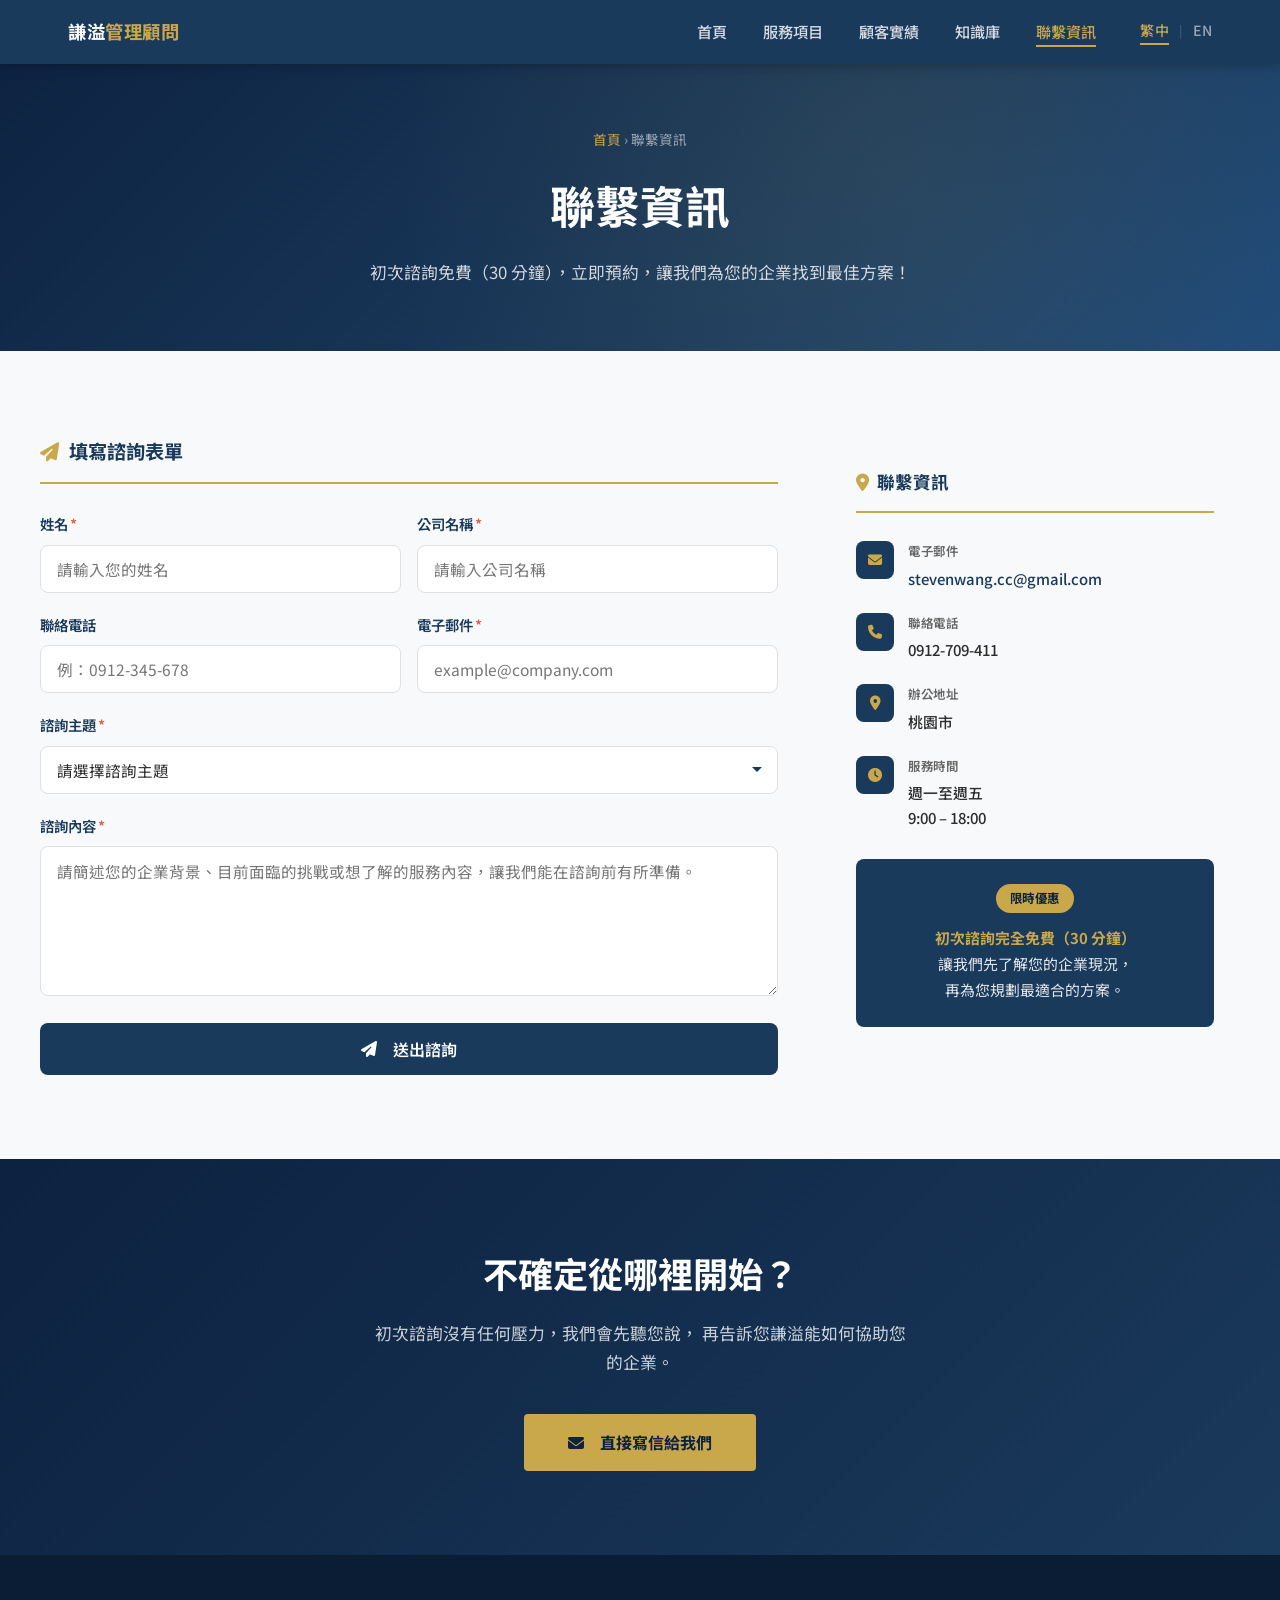
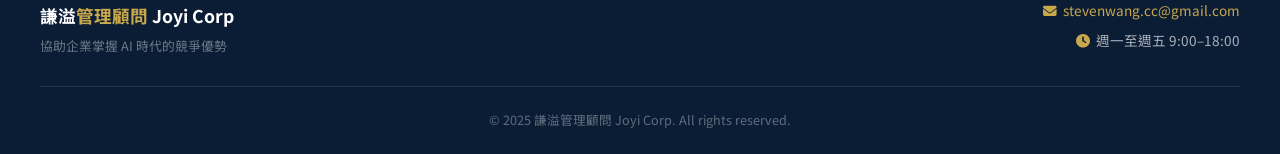
<file: contact.html>
<!DOCTYPE html>
<html lang="zh-Hant">
<head>
  <meta charset="UTF-8" />
  <meta name="viewport" content="width=device-width, initial-scale=1.0" />

  <!-- SEO Meta Tags -->
  <title>聯繫資訊｜謙溢管理顧問 Joyi Corp</title>
  <meta name="description" content="預約謙溢管理顧問免費初次諮詢（30 分鐘），或透過表單、Email 與我們聯繫，討論企業管理顧問與 AI 人機協作方案的需求。" />
  <meta name="keywords" content="聯繫謙溢管理顧問, 免費諮詢, 企業管理顧問諮詢, AI 導入諮詢, 預約諮詢" />
  <meta name="robots" content="index, follow" />
  <link rel="canonical" href="https://joyicorp.com/contact.html" />
  <link rel="alternate" hreflang="zh-TW" href="https://joyicorp.com/contact.html" />
  <link rel="alternate" hreflang="en" href="https://joyicorp.com/en/contact.html" />
  <link rel="alternate" hreflang="x-default" href="https://joyicorp.com/contact.html" />

  <!-- Open Graph -->
  <meta property="og:type"        content="website" />
  <meta property="og:url"         content="https://www.joyicorp.com/contact.html" />
  <meta property="og:title"       content="聯繫資訊｜謙溢管理顧問 Joyi Corp" />
  <meta property="og:description" content="預約謙溢管理顧問免費初次諮詢，與我們討論企業管理與 AI 轉型的需求。" />
  <meta property="og:site_name"   content="謙溢管理顧問 Joyi Corp" />

  <!-- Twitter Card -->
  <meta name="twitter:card"        content="summary_large_image" />
  <meta name="twitter:title"       content="聯繫資訊｜謙溢管理顧問 Joyi Corp" />
  <meta name="twitter:description" content="預約謙溢管理顧問免費初次諮詢（30 分鐘）。" />

  <!-- Fonts & Icons -->
  <link rel="preconnect" href="https://fonts.googleapis.com" />
  <link rel="preconnect" href="https://fonts.gstatic.com" crossorigin />
  <link href="https://fonts.googleapis.com/css2?family=Noto+Sans+TC:wght@400;500;700&display=swap" rel="stylesheet" />
  <link rel="stylesheet" href="https://cdnjs.cloudflare.com/ajax/libs/font-awesome/6.5.0/css/all.min.css" />

  <link rel="stylesheet" href="css/style.css" />

  <!-- Google tag (gtag.js) -->
  <script async src="https://www.googletagmanager.com/gtag/js?id=G-3XPFT1366R"></script>
  <script>
    window.dataLayer = window.dataLayer || [];
    function gtag(){dataLayer.push(arguments);}
    gtag('js', new Date());
    gtag('config', 'G-3XPFT1366R');
  </script>
</head>
<body>

<!-- Navbar (動態插入) -->
<div id="navbar-placeholder"></div>


<!-- ===================================================
     Page Header
     =================================================== -->
<header class="page-header">
  <div class="page-header-content">
    <div class="breadcrumb">
      <a href="index.html">首頁</a> &rsaquo; 聯繫資訊
    </div>
    <h1>聯繫資訊</h1>
    <p>初次諮詢免費（30 分鐘），立即預約，讓我們為您的企業找到最佳方案！</p>
  </div>
</header>


<!-- ===================================================
     Contact Section
     =================================================== -->
<section class="section section-alt">
  <div class="container">
    <div class="contact-grid">

      <!-- ── Contact Form ── -->
      <div>
        <div class="form-section-title">
          <i class="fas fa-paper-plane" style="color:var(--accent);margin-right:10px;"></i>填寫諮詢表單
        </div>

        <!--
          ╔══════════════════════════════════════════════════════════╗
          ║  Formspree 表單說明                                      ║
          ║  1. 前往 https://formspree.io 免費註冊帳號               ║
          ║  2. 建立新表單，取得您的 Form ID（格式：xxxxxxxx）       ║
          ║  3. 將下方 action 中的 YOUR_FORM_ID 替換為您的 Form ID   ║
          ║     例如：https://formspree.io/f/abcd1234               ║
          ╚══════════════════════════════════════════════════════════╝
        -->
        <form
          id="contact-form"
          action="https://formspree.io/f/xvzyowwr"
          method="POST"
          novalidate
        >
          <div class="form-row">
            <div class="form-group">
              <label for="name">姓名<span class="req">*</span></label>
              <input
                type="text"
                id="name"
                name="name"
                class="form-control"
                placeholder="請輸入您的姓名"
                required
              />
            </div>
            <div class="form-group">
              <label for="company">公司名稱<span class="req">*</span></label>
              <input
                type="text"
                id="company"
                name="company"
                class="form-control"
                placeholder="請輸入公司名稱"
                required
              />
            </div>
          </div>

          <div class="form-row">
            <div class="form-group">
              <label for="phone">聯絡電話</label>
              <input
                type="tel"
                id="phone"
                name="phone"
                class="form-control"
                placeholder="例：0912-345-678"
              />
            </div>
            <div class="form-group">
              <label for="email">電子郵件<span class="req">*</span></label>
              <input
                type="email"
                id="email"
                name="_replyto"
                class="form-control"
                placeholder="example@company.com"
                required
              />
            </div>
          </div>

          <div class="form-group">
            <label for="topic">諮詢主題<span class="req">*</span></label>
            <select id="topic" name="topic" class="form-control" required>
              <option value="" disabled selected>請選擇諮詢主題</option>
              <option value="企業管理顧問">企業管理顧問</option>
              <option value="AI 人機協作方案">AI 人機協作方案</option>
              <option value="策略諮詢">策略諮詢</option>
              <option value="其他">其他</option>
            </select>
          </div>

          <div class="form-group">
            <label for="message">諮詢內容<span class="req">*</span></label>
            <textarea
              id="message"
              name="message"
              class="form-control"
              rows="5"
              placeholder="請簡述您的企業背景、目前面臨的挑戰或想了解的服務內容，讓我們能在諮詢前有所準備。"
              required
            ></textarea>
          </div>

          <!-- Formspree 防垃圾郵件設定 -->
          <input type="hidden" name="_subject" value="【謙溢管理顧問】新諮詢表單" />
          <input type="text" name="_gotcha" style="display:none;" />

          <button type="submit" class="btn btn-primary btn-submit">
            <i class="fas fa-paper-plane" style="margin-right:8px;"></i>送出諮詢
          </button>

        </form>

        <!-- 表單送出成功訊息 -->
        <div id="form-success" class="success-msg" role="alert">
          <i class="fas fa-check-circle" style="font-size:1.3rem;color:#2e7d32;flex-shrink:0;"></i>
          <span>
            <strong>感謝您的留言！</strong><br>
            我們已收到您的諮詢，將於 1–2 個工作天內與您聯繫。
          </span>
        </div>

      </div><!-- /form column -->


      <!-- ── Contact Info Panel ── -->
      <div>
        <div class="contact-info-panel">
          <div class="info-panel-title">
            <i class="fas fa-map-marker-alt" style="color:var(--accent);margin-right:8px;"></i>聯繫資訊
          </div>

          <div class="info-row">
            <div class="info-icon"><i class="fas fa-envelope"></i></div>
            <div class="info-text">
              <div class="lbl">電子郵件</div>
              <div class="val">
                <a href="mailto:stevenwang.cc@gmail.com">stevenwang.cc@gmail.com</a>
              </div>
            </div>
          </div>

          <div class="info-row">
            <div class="info-icon"><i class="fas fa-phone"></i></div>
            <div class="info-text">
              <div class="lbl">聯絡電話</div>
              <div class="val">0912-709-411</div>
            </div>
          </div>

          <div class="info-row">
            <div class="info-icon"><i class="fas fa-map-marker-alt"></i></div>
            <div class="info-text">
              <div class="lbl">辦公地址</div>
              <div class="val">桃園市</div>
            </div>
          </div>

          <div class="info-row">
            <div class="info-icon"><i class="fas fa-clock"></i></div>
            <div class="info-text">
              <div class="lbl">服務時間</div>
              <div class="val">週一至週五<br>9:00 – 18:00</div>
            </div>
          </div>

          <div class="info-cta-box">
            <div class="cta-tag">限時優惠</div>
            <p>
              <strong>初次諮詢完全免費（30 分鐘）</strong><br>
              讓我們先了解您的企業現況，<br>
              再為您規劃最適合的方案。
            </p>
          </div>
        </div>
      </div><!-- /info panel -->

    </div><!-- /contact-grid -->
  </div>
</section>


<!-- ===================================================
     CTA Banner
     =================================================== -->
<section class="cta-section">
  <div class="container">
    <h2>不確定從哪裡開始？</h2>
    <p>
      初次諮詢沒有任何壓力，我們會先聽您說，
      再告訴您謙溢能如何協助您的企業。
    </p>
    <a href="mailto:stevenwang.cc@gmail.com" class="btn btn-accent-full">
      <i class="fas fa-envelope"></i>&ensp;直接寫信給我們
    </a>
  </div>
</section>


<!-- Footer (動態插入) -->
<div id="footer-placeholder"></div>

<script src="js/main.js"></script>
</body>
</html>
</file>
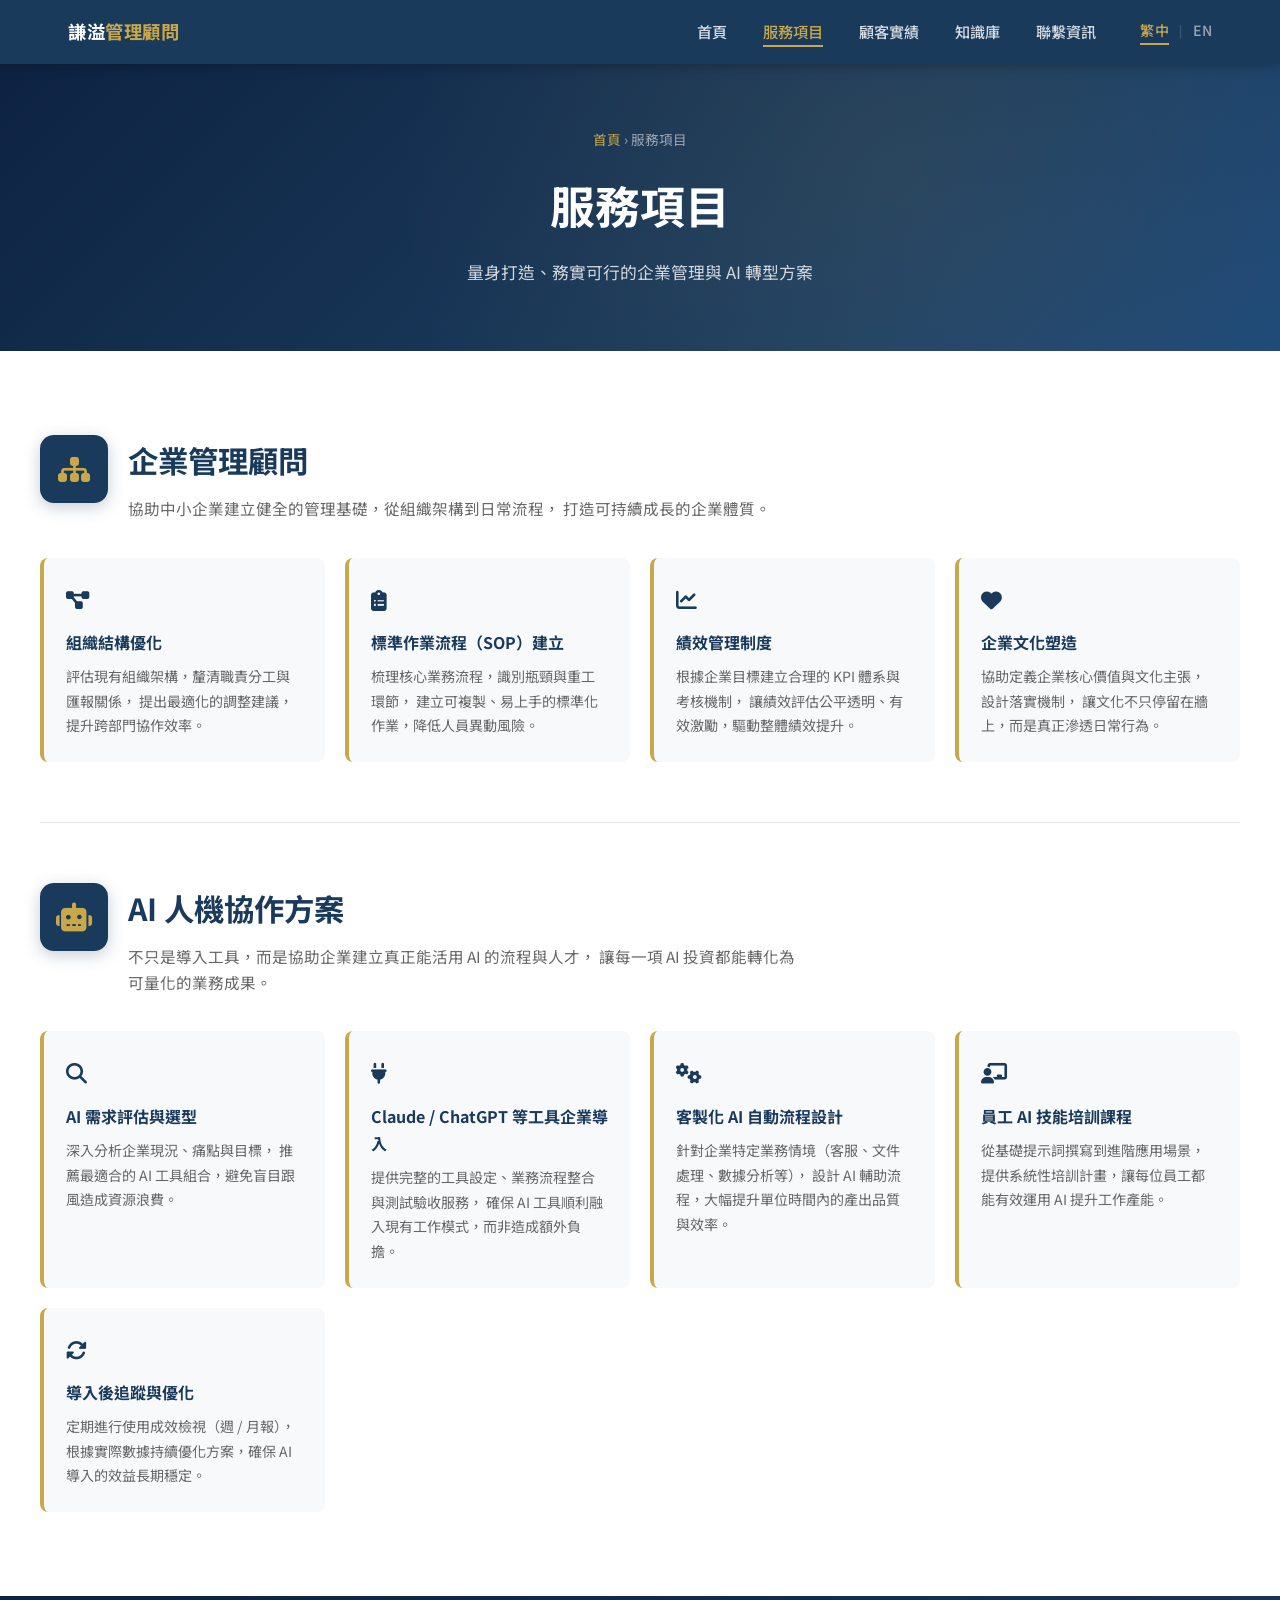
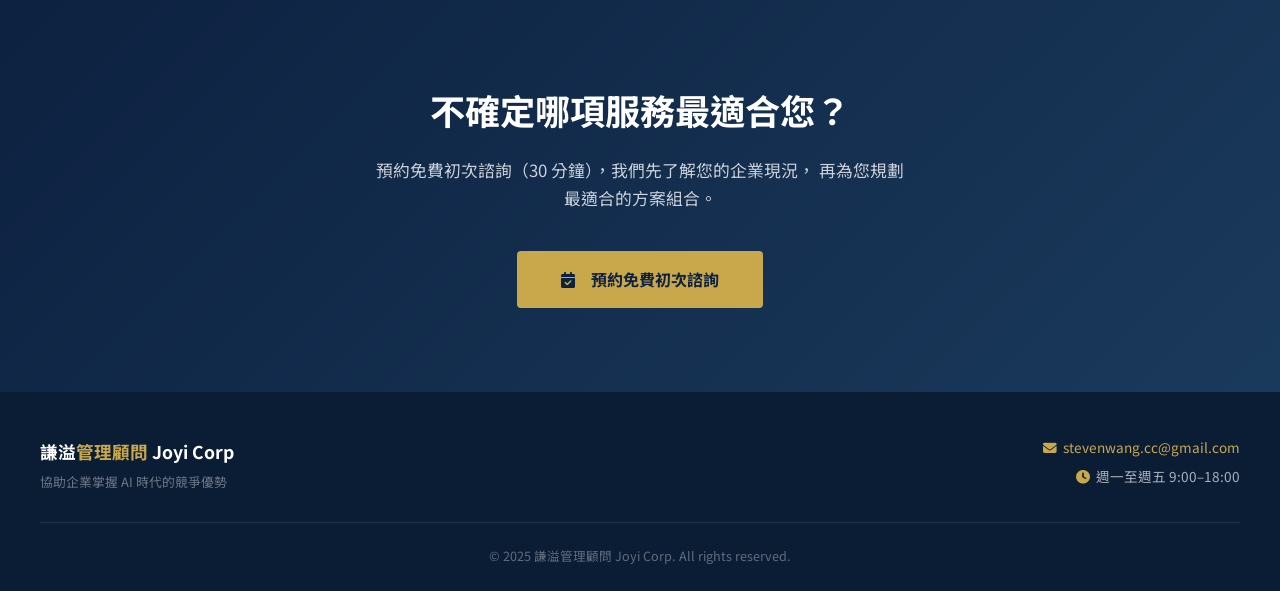
<file: services.html>
<!DOCTYPE html>
<html lang="zh-Hant">
<head>
  <meta charset="UTF-8" />
  <meta name="viewport" content="width=device-width, initial-scale=1.0" />

  <!-- SEO Meta Tags -->
  <title>服務項目｜謙溢管理顧問 Joyi Corp</title>
  <meta name="description" content="謙溢管理顧問提供企業管理顧問（組織優化、SOP 建立、績效管理）與 AI 人機協作方案（AI 工具導入、客製化流程、員工培訓），協助中小企業全面升級。" />
  <meta name="keywords" content="企業管理顧問, AI 人機協作, 組織優化, SOP 建立, 績效管理, AI 工具導入, 員工培訓, 自動化流程" />
  <meta name="robots" content="index, follow" />
  <link rel="canonical" href="https://joyicorp.com/services.html" />
  <link rel="alternate" hreflang="zh-TW" href="https://joyicorp.com/services.html" />
  <link rel="alternate" hreflang="en" href="https://joyicorp.com/en/services.html" />
  <link rel="alternate" hreflang="x-default" href="https://joyicorp.com/services.html" />

  <!-- Open Graph -->
  <meta property="og:type"        content="website" />
  <meta property="og:url"         content="https://www.joyicorp.com/services.html" />
  <meta property="og:title"       content="服務項目｜謙溢管理顧問 Joyi Corp" />
  <meta property="og:description" content="謙溢管理顧問提供企業管理顧問與 AI 人機協作方案，協助中小企業提升效率、落地 AI 應用。" />
  <meta property="og:site_name"   content="謙溢管理顧問 Joyi Corp" />

  <!-- Twitter Card -->
  <meta name="twitter:card"        content="summary_large_image" />
  <meta name="twitter:title"       content="服務項目｜謙溢管理顧問 Joyi Corp" />
  <meta name="twitter:description" content="企業管理顧問與 AI 人機協作方案，協助中小企業全面升級。" />

  <!-- Fonts & Icons -->
  <link rel="preconnect" href="https://fonts.googleapis.com" />
  <link rel="preconnect" href="https://fonts.gstatic.com" crossorigin />
  <link href="https://fonts.googleapis.com/css2?family=Noto+Sans+TC:wght@400;500;700&display=swap" rel="stylesheet" />
  <link rel="stylesheet" href="https://cdnjs.cloudflare.com/ajax/libs/font-awesome/6.5.0/css/all.min.css" />

  <link rel="stylesheet" href="css/style.css" />

  <!-- Google tag (gtag.js) -->
  <script async src="https://www.googletagmanager.com/gtag/js?id=G-3XPFT1366R"></script>
  <script>
    window.dataLayer = window.dataLayer || [];
    function gtag(){dataLayer.push(arguments);}
    gtag('js', new Date());
    gtag('config', 'G-3XPFT1366R');
  </script>
</head>
<body>

<!-- Navbar (動態插入) -->
<div id="navbar-placeholder"></div>


<!-- ===================================================
     Page Header
     =================================================== -->
<header class="page-header">
  <div class="page-header-content">
    <div class="breadcrumb">
      <a href="index.html">首頁</a> &rsaquo; 服務項目
    </div>
    <h1>服務項目</h1>
    <p>量身打造、務實可行的企業管理與 AI 轉型方案</p>
  </div>
</header>


<!-- ===================================================
     Services Detail
     =================================================== -->
<section class="section">
  <div class="container">

    <!-- ── Service 1: Enterprise Management ── -->
    <div class="service-block">
      <div class="service-header">
        <div class="service-icon">
          <i class="fas fa-sitemap"></i>
        </div>
        <div class="service-header-text">
          <h2>企業管理顧問</h2>
          <p>
            協助中小企業建立健全的管理基礎，從組織架構到日常流程，
            打造可持續成長的企業體質。
          </p>
        </div>
      </div>

      <div class="service-items">

        <div class="service-item">
          <div class="service-item-icon"><i class="fas fa-project-diagram"></i></div>
          <h4>組織結構優化</h4>
          <p>
            評估現有組織架構，釐清職責分工與匯報關係，
            提出最適化的調整建議，提升跨部門協作效率。
          </p>
        </div>

        <div class="service-item">
          <div class="service-item-icon"><i class="fas fa-clipboard-list"></i></div>
          <h4>標準作業流程（SOP）建立</h4>
          <p>
            梳理核心業務流程，識別瓶頸與重工環節，
            建立可複製、易上手的標準化作業，降低人員異動風險。
          </p>
        </div>

        <div class="service-item">
          <div class="service-item-icon"><i class="fas fa-chart-line"></i></div>
          <h4>績效管理制度</h4>
          <p>
            根據企業目標建立合理的 KPI 體系與考核機制，
            讓績效評估公平透明、有效激勵，驅動整體績效提升。
          </p>
        </div>

        <div class="service-item">
          <div class="service-item-icon"><i class="fas fa-heart"></i></div>
          <h4>企業文化塑造</h4>
          <p>
            協助定義企業核心價值與文化主張，設計落實機制，
            讓文化不只停留在牆上，而是真正滲透日常行為。
          </p>
        </div>

      </div>
    </div><!-- /service-block -->


    <!-- ── Service 2: AI Human-Machine Collaboration ── -->
    <div class="service-block">
      <div class="service-header">
        <div class="service-icon">
          <i class="fas fa-robot"></i>
        </div>
        <div class="service-header-text">
          <h2>AI 人機協作方案</h2>
          <p>
            不只是導入工具，而是協助企業建立真正能活用 AI 的流程與人才，
            讓每一項 AI 投資都能轉化為可量化的業務成果。
          </p>
        </div>
      </div>

      <div class="service-items">

        <div class="service-item">
          <div class="service-item-icon"><i class="fas fa-search"></i></div>
          <h4>AI 需求評估與選型</h4>
          <p>
            深入分析企業現況、痛點與目標，
            推薦最適合的 AI 工具組合，避免盲目跟風造成資源浪費。
          </p>
        </div>

        <div class="service-item">
          <div class="service-item-icon"><i class="fas fa-plug"></i></div>
          <h4>Claude / ChatGPT 等工具企業導入</h4>
          <p>
            提供完整的工具設定、業務流程整合與測試驗收服務，
            確保 AI 工具順利融入現有工作模式，而非造成額外負擔。
          </p>
        </div>

        <div class="service-item">
          <div class="service-item-icon"><i class="fas fa-cogs"></i></div>
          <h4>客製化 AI 自動流程設計</h4>
          <p>
            針對企業特定業務情境（客服、文件處理、數據分析等），
            設計 AI 輔助流程，大幅提升單位時間內的產出品質與效率。
          </p>
        </div>

        <div class="service-item">
          <div class="service-item-icon"><i class="fas fa-chalkboard-teacher"></i></div>
          <h4>員工 AI 技能培訓課程</h4>
          <p>
            從基礎提示詞撰寫到進階應用場景，
            提供系統性培訓計畫，讓每位員工都能有效運用 AI 提升工作產能。
          </p>
        </div>

        <div class="service-item">
          <div class="service-item-icon"><i class="fas fa-sync-alt"></i></div>
          <h4>導入後追蹤與優化</h4>
          <p>
            定期進行使用成效檢視（週 / 月報），
            根據實際數據持續優化方案，確保 AI 導入的效益長期穩定。
          </p>
        </div>

      </div>
    </div><!-- /service-block -->

  </div>
</section>


<!-- ===================================================
     CTA
     =================================================== -->
<section class="cta-section">
  <div class="container">
    <h2>不確定哪項服務最適合您？</h2>
    <p>
      預約免費初次諮詢（30 分鐘），我們先了解您的企業現況，
      再為您規劃最適合的方案組合。
    </p>
    <a href="contact.html" class="btn btn-accent-full">
      <i class="fas fa-calendar-check"></i>&ensp;預約免費初次諮詢
    </a>
  </div>
</section>


<!-- Footer (動態插入) -->
<div id="footer-placeholder"></div>

<script src="js/main.js"></script>
</body>
</html>
</file>
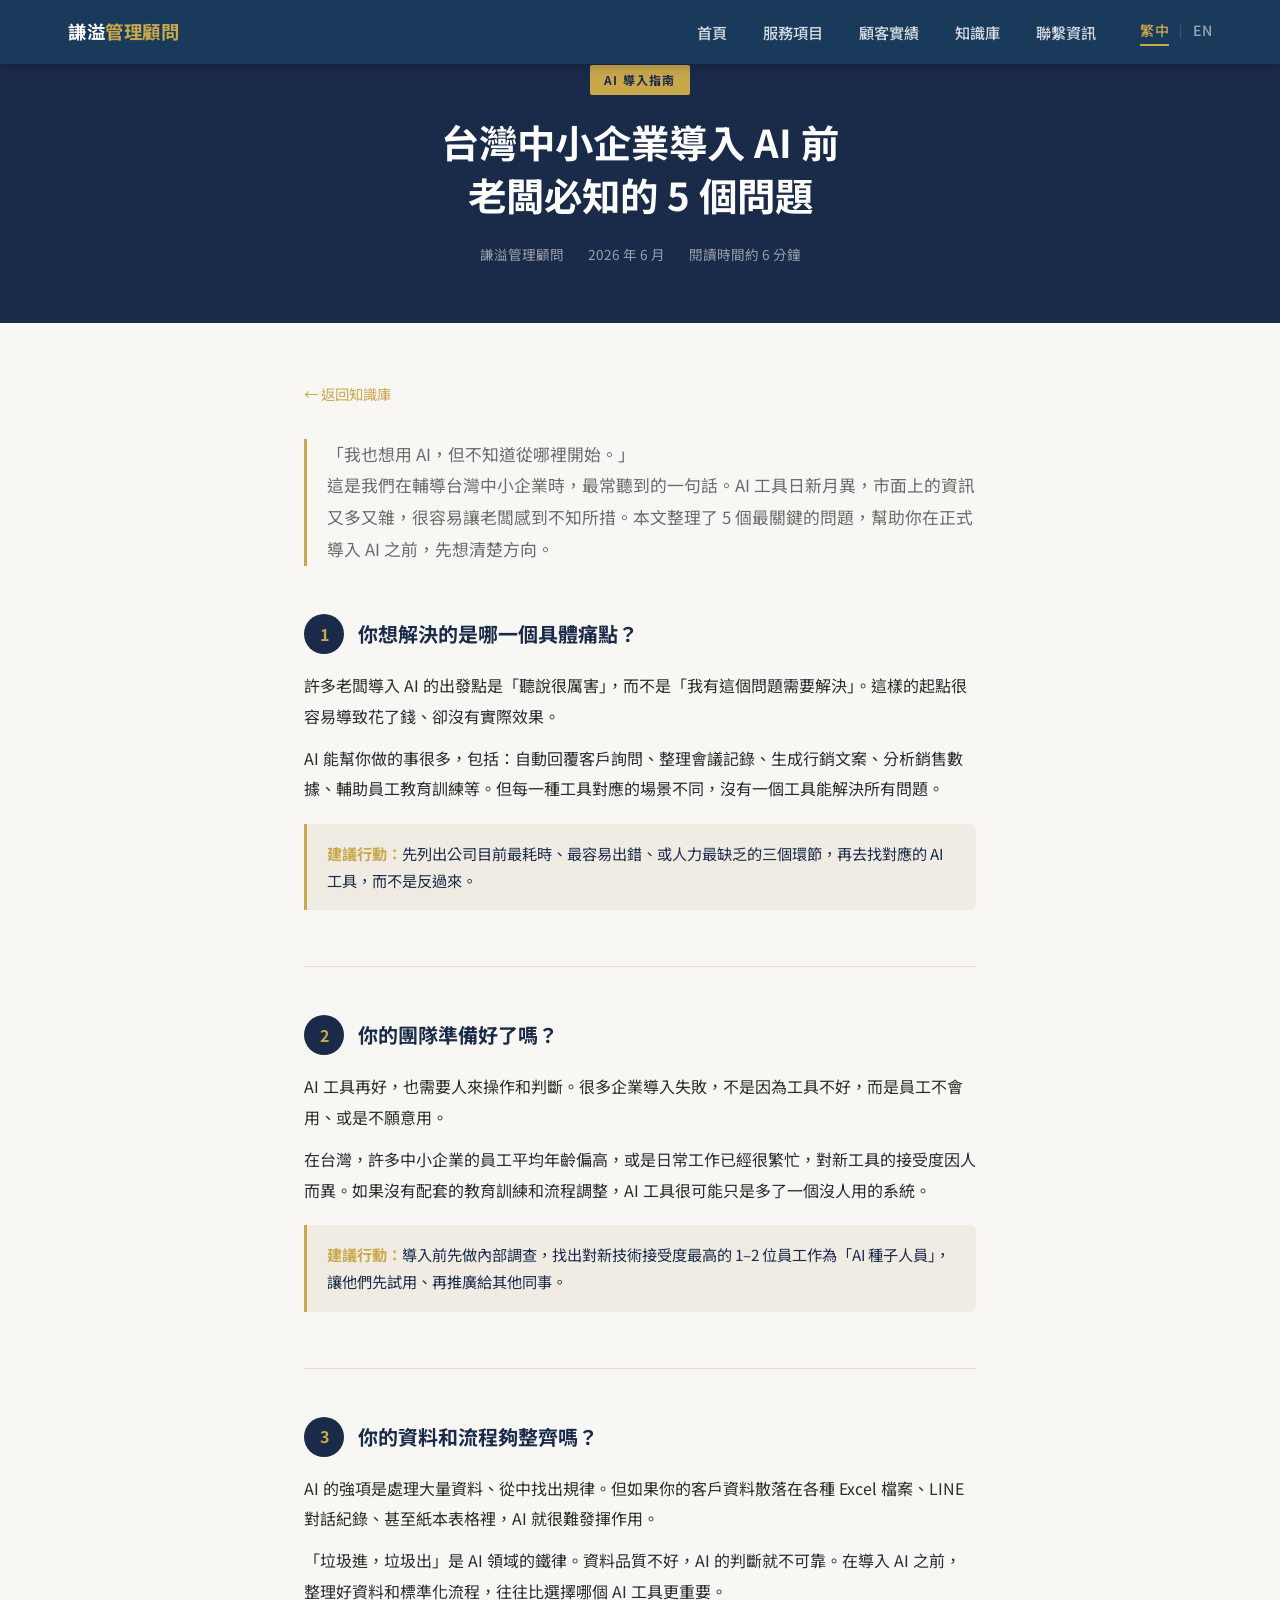
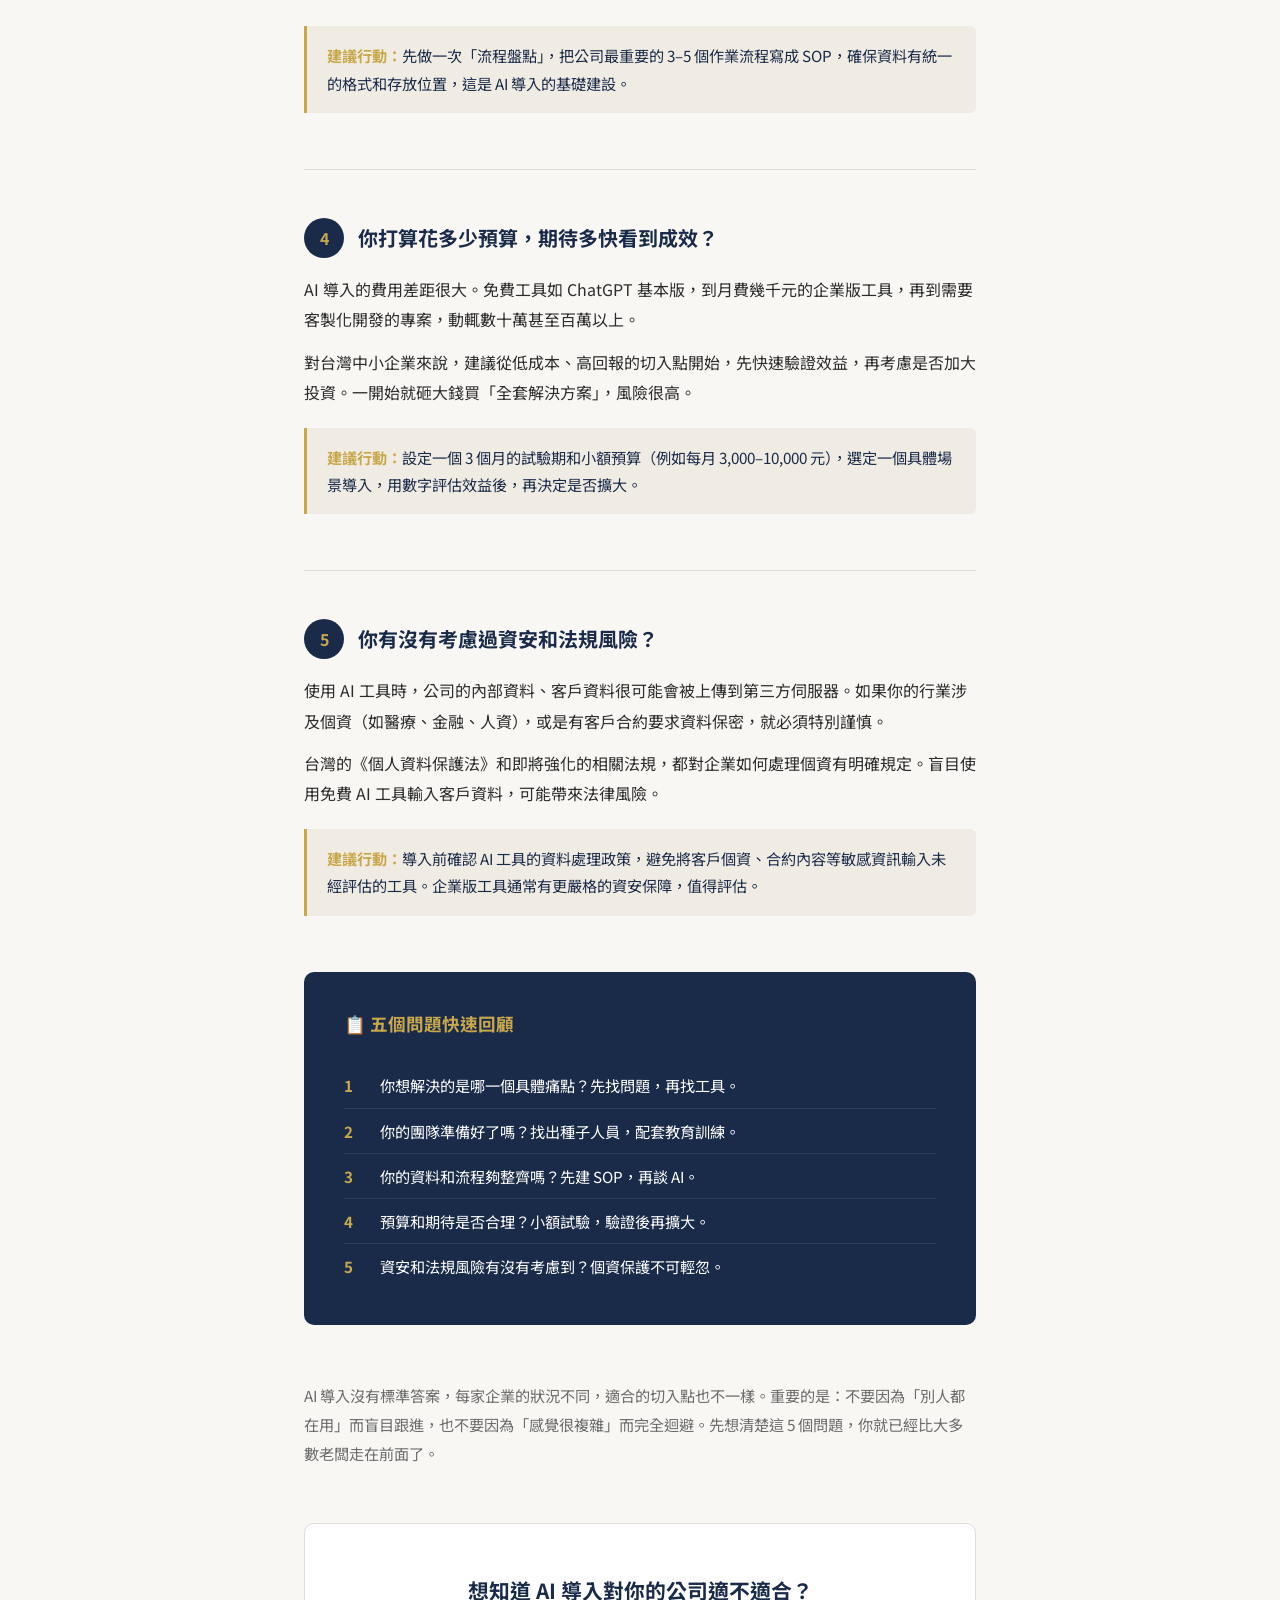
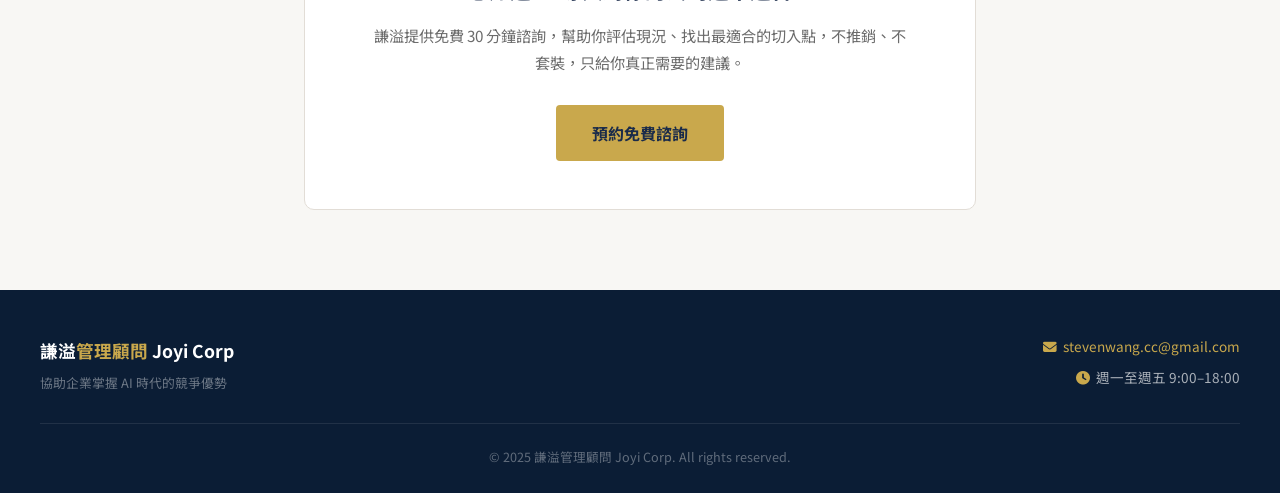
<file: blog/ai-guide-for-sme.html>
<!DOCTYPE html>
<html lang="zh-TW">
<head>
  <meta charset="UTF-8" />
  <meta name="viewport" content="width=device-width, initial-scale=1.0" />
  <title>台灣中小企業導入 AI 前，老闆必知的 5 個問題 | 謙溢管理顧問</title>
  <meta name="description" content="許多台灣中小企業老闆對 AI 導入充滿期待，卻不知從何開始。本文整理 5 個最關鍵的問題，幫助你在導入前做好準備，避免走冤枉路。" />
  <meta name="robots" content="index, follow" />
  <link rel="canonical" href="https://joyicorp.com/blog/ai-guide-for-sme.html" />
  <link href="https://fonts.googleapis.com/css2?family=Noto+Sans+TC:wght@400;500;700&display=swap" rel="stylesheet" />
  <link rel="stylesheet" href="https://cdnjs.cloudflare.com/ajax/libs/font-awesome/6.4.0/css/all.min.css" />
  <link rel="stylesheet" href="/css/style.css" />
  <style>
    :root {
      --navy: #1a2b4a;
      --gold: #c9a84c;
      --gold-light: #e8c97a;
      --bg: #f8f7f4;
      --white: #ffffff;
      --text: #2c2c2c;
      --text-muted: #6b6b6b;
      --border: #e2ddd6;
    }
    body { background: var(--bg); color: var(--text); line-height: 1.8; }

    .article-hero {
      background: var(--navy); color: var(--white);
      padding: 64px 5% 56px; text-align: center;
    }
    .article-hero-tag {
      display: inline-block; background: var(--gold); color: var(--navy);
      font-size: .75rem; font-weight: 700; letter-spacing: .1em;
      padding: 4px 14px; border-radius: 2px; margin-bottom: 20px;
    }
    .article-hero h1 {
      font-size: clamp(1.6rem, 4vw, 2.4rem); font-weight: 700;
      line-height: 1.4; max-width: 720px; margin: 0 auto 20px;
      color: var(--white);
    }
    .article-hero-meta {
      color: rgba(255,255,255,.55); font-size: .85rem;
      display: flex; align-items: center; justify-content: center; gap: 1.5rem; flex-wrap: wrap;
    }

    .article-container { max-width: 800px; margin: 0 auto; padding: 56px 5% 80px; }

    .back-link {
      display: inline-flex; align-items: center; gap: 6px;
      color: var(--gold); text-decoration: none; font-size: .9rem; margin-bottom: 32px;
    }
    .back-link:hover { opacity: .8; }

    .lead {
      font-size: 1.05rem; color: var(--text-muted);
      border-left: 3px solid var(--gold);
      padding-left: 20px; margin-bottom: 48px; line-height: 1.9;
    }

    .question-block { margin-bottom: 56px; }
    .q-number { display: flex; align-items: center; gap: 14px; margin-bottom: 16px; }
    .q-num-badge {
      width: 40px; height: 40px; border-radius: 50%;
      background: var(--navy); color: var(--gold);
      font-size: 1rem; font-weight: 700;
      display: flex; align-items: center; justify-content: center; flex-shrink: 0;
    }
    .q-number h2 { font-size: 1.25rem; font-weight: 700; color: var(--navy); line-height: 1.4; }
    .question-block p { font-size: 1rem; line-height: 1.9; color: var(--text); margin-bottom: 12px; }

    .highlight-box {
      background: #f0ece3; border-left: 3px solid var(--gold);
      border-radius: 0 6px 6px 0; padding: 16px 20px; margin: 20px 0;
      font-size: .95rem; color: var(--navy);
    }
    .highlight-box strong { color: var(--gold); }

    .section-divider { border: none; border-top: 1px solid var(--border); margin: 48px 0; }

    .summary-card {
      background: var(--navy); border-radius: 10px;
      padding: 36px 40px; margin: 56px 0; color: var(--white);
    }
    .summary-card h3 { color: var(--gold); font-size: 1.1rem; margin-bottom: 24px; }
    .summary-list { list-style: none; }
    .summary-list li {
      display: flex; align-items: flex-start; gap: 12px;
      padding: 10px 0; border-bottom: 1px solid rgba(255,255,255,.08);
      font-size: .95rem; line-height: 1.6;
    }
    .summary-list li:last-child { border-bottom: none; }
    .summary-list .num { color: var(--gold); font-weight: 700; min-width: 24px; }

    .cta-section {
      text-align: center; background: var(--white);
      border: 1px solid var(--border); border-radius: 10px;
      padding: 48px 40px; margin-top: 56px;
    }
    .cta-section h3 { font-size: 1.3rem; color: var(--navy); margin-bottom: 12px; }
    .cta-section p { color: var(--text-muted); margin-bottom: 28px; font-size: .95rem; }
    .cta-btn {
      display: inline-block; background: var(--gold); color: var(--navy);
      font-weight: 700; padding: 14px 36px; border-radius: 4px;
      text-decoration: none; font-size: 1rem; transition: background .2s;
    }
    .cta-btn:hover { background: var(--gold-light); }

    @media (max-width: 600px) {
      .summary-card { padding: 24px 20px; }
      .cta-section { padding: 32px 20px; }
      .article-hero-meta { flex-direction: column; gap: .5rem; }
    }
  </style>

  <!-- Google tag (gtag.js) -->
  <script async src="https://www.googletagmanager.com/gtag/js?id=G-3XPFT1366R"></script>
  <script>
    window.dataLayer = window.dataLayer || [];
    function gtag(){dataLayer.push(arguments);}
    gtag('js', new Date());
    gtag('config', 'G-3XPFT1366R');
  </script>
</head>
<body>

  <div id="navbar-placeholder"></div>

  <div class="article-hero">
    <div class="article-hero-tag">AI 導入指南</div>
    <h1>台灣中小企業導入 AI 前<br>老闆必知的 5 個問題</h1>
    <div class="article-hero-meta">
      <span>謙溢管理顧問</span>
      <span>2026 年 6 月</span>
      <span>閱讀時間約 6 分鐘</span>
    </div>
  </div>

  <div class="article-container">
    <a href="https://joyicorp.com/blog/" class="back-link">← 返回知識庫</a>

    <p class="lead">
      「我也想用 AI，但不知道從哪裡開始。」<br>
      這是我們在輔導台灣中小企業時，最常聽到的一句話。AI 工具日新月異，市面上的資訊又多又雜，很容易讓老闆感到不知所措。本文整理了 5 個最關鍵的問題，幫助你在正式導入 AI 之前，先想清楚方向。
    </p>

    <div class="question-block">
      <div class="q-number">
        <div class="q-num-badge">1</div>
        <h2>你想解決的是哪一個具體痛點？</h2>
      </div>
      <p>許多老闆導入 AI 的出發點是「聽說很厲害」，而不是「我有這個問題需要解決」。這樣的起點很容易導致花了錢、卻沒有實際效果。</p>
      <p>AI 能幫你做的事很多，包括：自動回覆客戶詢問、整理會議記錄、生成行銷文案、分析銷售數據、輔助員工教育訓練等。但每一種工具對應的場景不同，沒有一個工具能解決所有問題。</p>
      <div class="highlight-box">
        <strong>建議行動：</strong>先列出公司目前最耗時、最容易出錯、或人力最缺乏的三個環節，再去找對應的 AI 工具，而不是反過來。
      </div>
    </div>

    <hr class="section-divider" />

    <div class="question-block">
      <div class="q-number">
        <div class="q-num-badge">2</div>
        <h2>你的團隊準備好了嗎？</h2>
      </div>
      <p>AI 工具再好，也需要人來操作和判斷。很多企業導入失敗，不是因為工具不好，而是員工不會用、或是不願意用。</p>
      <p>在台灣，許多中小企業的員工平均年齡偏高，或是日常工作已經很繁忙，對新工具的接受度因人而異。如果沒有配套的教育訓練和流程調整，AI 工具很可能只是多了一個沒人用的系統。</p>
      <div class="highlight-box">
        <strong>建議行動：</strong>導入前先做內部調查，找出對新技術接受度最高的 1–2 位員工作為「AI 種子人員」，讓他們先試用、再推廣給其他同事。
      </div>
    </div>

    <hr class="section-divider" />

    <div class="question-block">
      <div class="q-number">
        <div class="q-num-badge">3</div>
        <h2>你的資料和流程夠整齊嗎？</h2>
      </div>
      <p>AI 的強項是處理大量資料、從中找出規律。但如果你的客戶資料散落在各種 Excel 檔案、LINE 對話紀錄、甚至紙本表格裡，AI 就很難發揮作用。</p>
      <p>「垃圾進，垃圾出」是 AI 領域的鐵律。資料品質不好，AI 的判斷就不可靠。在導入 AI 之前，整理好資料和標準化流程，往往比選擇哪個 AI 工具更重要。</p>
      <div class="highlight-box">
        <strong>建議行動：</strong>先做一次「流程盤點」，把公司最重要的 3–5 個作業流程寫成 SOP，確保資料有統一的格式和存放位置，這是 AI 導入的基礎建設。
      </div>
    </div>

    <hr class="section-divider" />

    <div class="question-block">
      <div class="q-number">
        <div class="q-num-badge">4</div>
        <h2>你打算花多少預算，期待多快看到成效？</h2>
      </div>
      <p>AI 導入的費用差距很大。免費工具如 ChatGPT 基本版，到月費幾千元的企業版工具，再到需要客製化開發的專案，動輒數十萬甚至百萬以上。</p>
      <p>對台灣中小企業來說，建議從低成本、高回報的切入點開始，先快速驗證效益，再考慮是否加大投資。一開始就砸大錢買「全套解決方案」，風險很高。</p>
      <div class="highlight-box">
        <strong>建議行動：</strong>設定一個 3 個月的試驗期和小額預算（例如每月 3,000–10,000 元），選定一個具體場景導入，用數字評估效益後，再決定是否擴大。
      </div>
    </div>

    <hr class="section-divider" />

    <div class="question-block">
      <div class="q-number">
        <div class="q-num-badge">5</div>
        <h2>你有沒有考慮過資安和法規風險？</h2>
      </div>
      <p>使用 AI 工具時，公司的內部資料、客戶資料很可能會被上傳到第三方伺服器。如果你的行業涉及個資（如醫療、金融、人資），或是有客戶合約要求資料保密，就必須特別謹慎。</p>
      <p>台灣的《個人資料保護法》和即將強化的相關法規，都對企業如何處理個資有明確規定。盲目使用免費 AI 工具輸入客戶資料，可能帶來法律風險。</p>
      <div class="highlight-box">
        <strong>建議行動：</strong>導入前確認 AI 工具的資料處理政策，避免將客戶個資、合約內容等敏感資訊輸入未經評估的工具。企業版工具通常有更嚴格的資安保障，值得評估。
      </div>
    </div>

    <div class="summary-card">
      <h3>📋 五個問題快速回顧</h3>
      <ul class="summary-list">
        <li><span class="num">1</span><span>你想解決的是哪一個具體痛點？先找問題，再找工具。</span></li>
        <li><span class="num">2</span><span>你的團隊準備好了嗎？找出種子人員，配套教育訓練。</span></li>
        <li><span class="num">3</span><span>你的資料和流程夠整齊嗎？先建 SOP，再談 AI。</span></li>
        <li><span class="num">4</span><span>預算和期待是否合理？小額試驗，驗證後再擴大。</span></li>
        <li><span class="num">5</span><span>資安和法規風險有沒有考慮到？個資保護不可輕忽。</span></li>
      </ul>
    </div>

    <p style="color:var(--text-muted); font-size:.95rem; line-height:1.9;">
      AI 導入沒有標準答案，每家企業的狀況不同，適合的切入點也不一樣。重要的是：不要因為「別人都在用」而盲目跟進，也不要因為「感覺很複雜」而完全迴避。先想清楚這 5 個問題，你就已經比大多數老闆走在前面了。
    </p>

    <div class="cta-section">
      <h3>想知道 AI 導入對你的公司適不適合？</h3>
      <p>謙溢提供免費 30 分鐘諮詢，幫助你評估現況、找出最適合的切入點，不推銷、不套裝，只給你真正需要的建議。</p>
      <a href="https://joyicorp.com/contact.html" class="cta-btn">預約免費諮詢</a>
    </div>
  </div>

  <div id="footer-placeholder"></div>

  <script src="/js/main.js"></script>

</body>
</html>
</file>
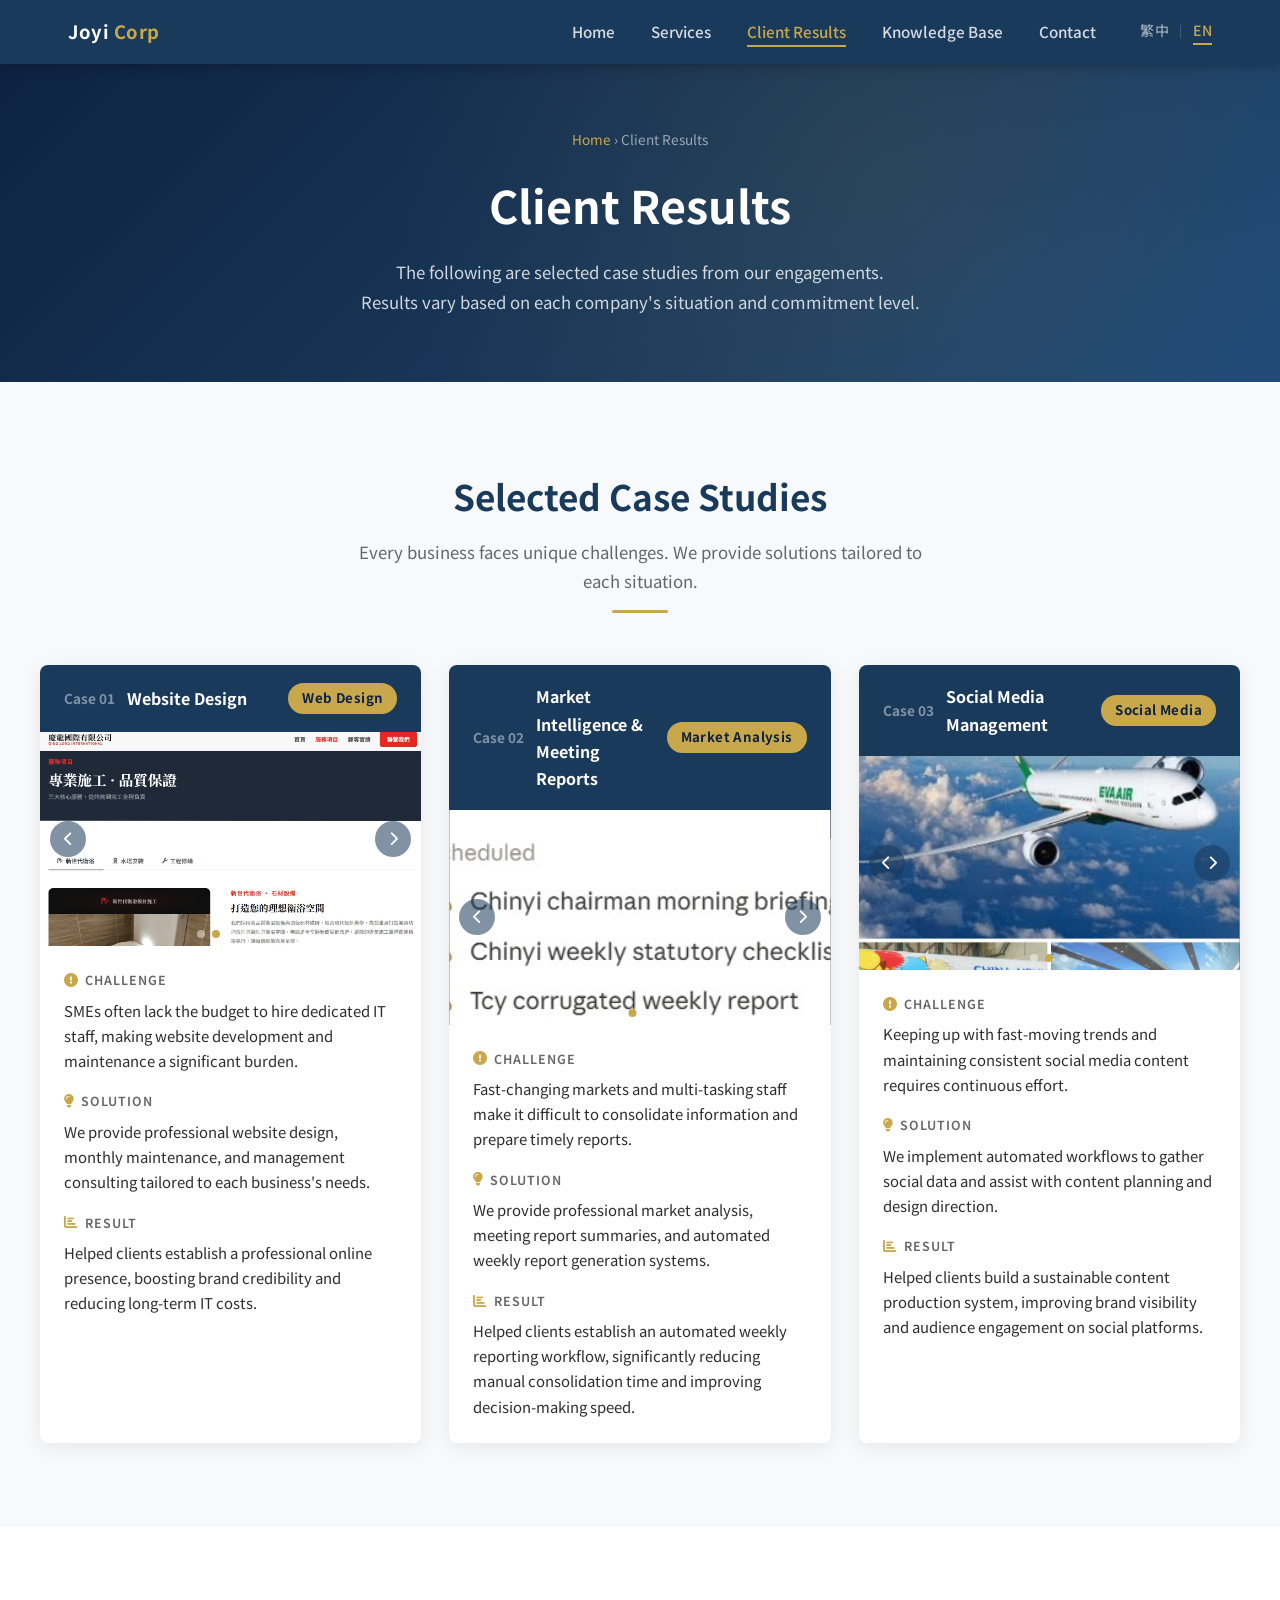
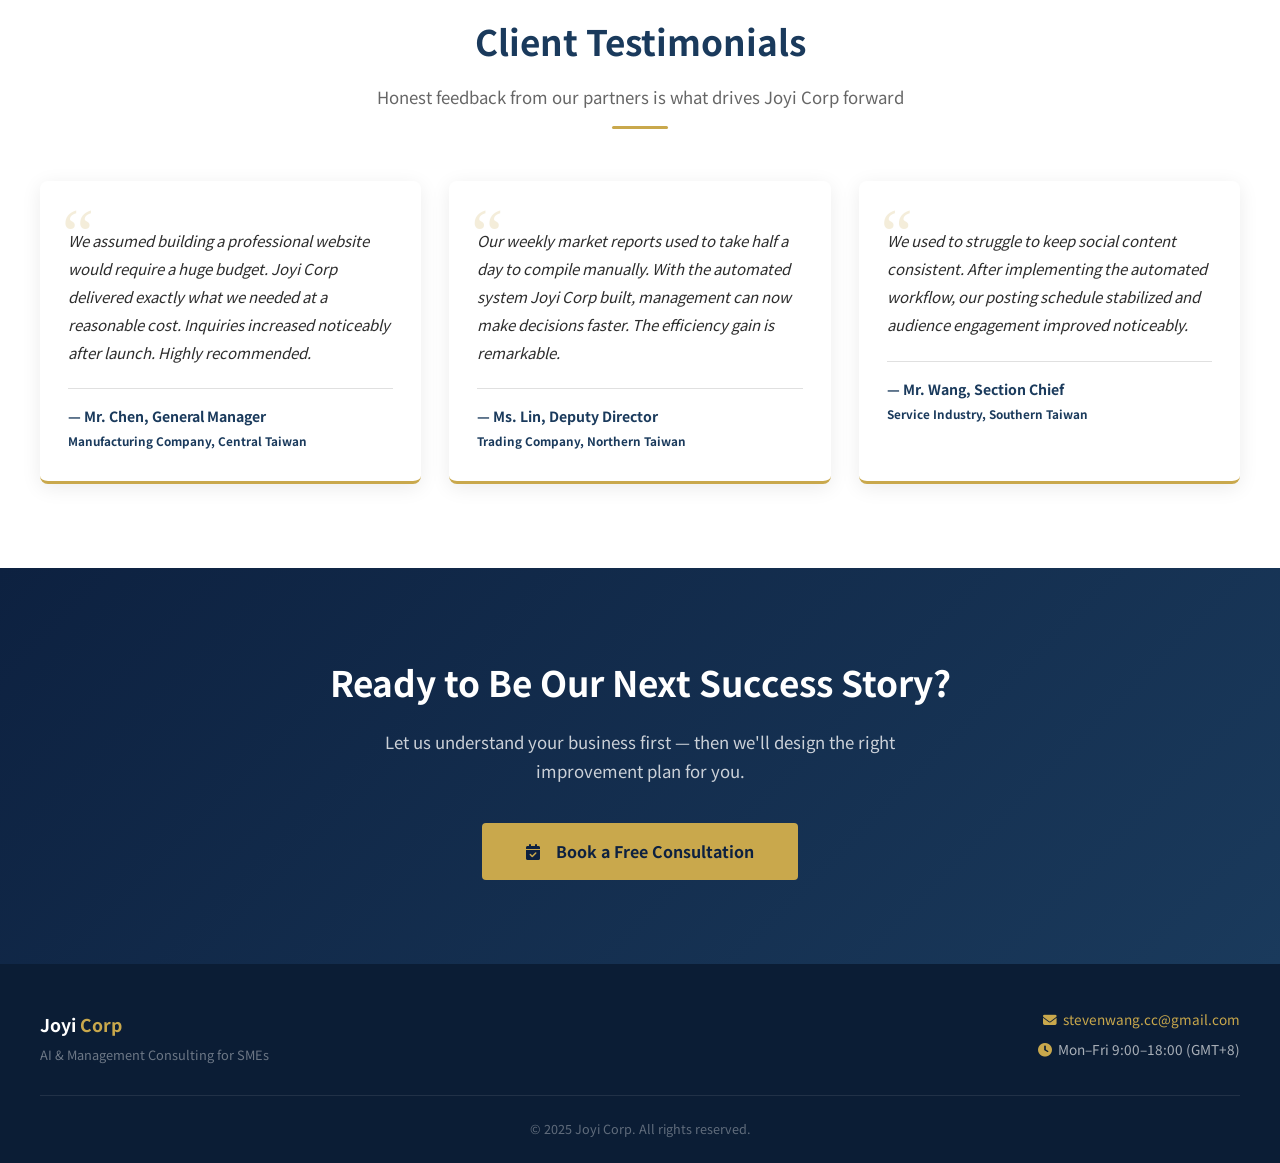
<file: en/cases.html>
<!DOCTYPE html>
<html lang="en">
<head>
  <meta charset="UTF-8" />
  <meta name="viewport" content="width=device-width, initial-scale=1.0" />

  <!-- SEO Meta Tags -->
  <title>Client Results | Joyi Corp</title>
  <meta name="description" content="See how Joyi Corp has helped SMEs improve efficiency and grow with AI. Selected client case studies." />
  <meta name="keywords" content="client results, case studies, AI implementation results, SME success stories, management consulting results" />
  <meta name="author" content="Joyi Corp" />
  <meta name="robots" content="index, follow" />

  <!-- Open Graph -->
  <meta property="og:type" content="website" />
  <meta property="og:title" content="Client Results | Joyi Corp" />
  <meta property="og:description" content="Real results from SMEs that partnered with Joyi Corp." />
  <meta property="og:url" content="https://joyicorp.com/en/cases.html" />
  <meta property="og:image" content="https://joyicorp.com/images/og-cover-en.jpg" />
  <meta property="og:image:width" content="1200" />
  <meta property="og:image:height" content="630" />
  <meta property="og:site_name" content="Joyi Corp" />
  <meta property="og:locale" content="en_US" />
  <meta property="og:locale:alternate" content="zh_TW" />

  <!-- Twitter Card -->
  <meta name="twitter:card" content="summary_large_image" />
  <meta name="twitter:title" content="Client Results | Joyi Corp" />
  <meta name="twitter:description" content="Real results from SMEs that partnered with Joyi Corp." />
  <meta name="twitter:image" content="https://joyicorp.com/images/og-cover-en.jpg" />

  <!-- hreflang -->
  <link rel="canonical" href="https://joyicorp.com/en/cases.html" />
  <link rel="alternate" hreflang="zh-TW" href="https://joyicorp.com/cases.html" />
  <link rel="alternate" hreflang="en" href="https://joyicorp.com/en/cases.html" />
  <link rel="alternate" hreflang="x-default" href="https://joyicorp.com/cases.html" />

  <!-- Fonts & Icons -->
  <link rel="preconnect" href="https://fonts.googleapis.com" />
  <link rel="preconnect" href="https://fonts.gstatic.com" crossorigin />
  <link href="https://fonts.googleapis.com/css2?family=Noto+Sans+TC:wght@400;500;700&display=swap" rel="stylesheet" />
  <link rel="stylesheet" href="https://cdnjs.cloudflare.com/ajax/libs/font-awesome/6.5.0/css/all.min.css" />

  <link rel="stylesheet" href="../css/style.css" />
  <style>
    /* ── Carousel ── */
    .carousel {
      position: relative;
      width: 100%;
      overflow: hidden;
      background: #000;
    }
    .carousel::before {
      content: '';
      display: block;
      padding-top: 56.25%; /* 16:9 */
    }
    .carousel-track {
      position: absolute;
      inset: 0;
      display: flex;
      transition: transform 0.45s ease;
    }
    .carousel-slide {
      flex: 0 0 100%;
      width: 100%;
      height: 100%;
    }
    .carousel-slide img {
      width: 100%;
      height: 100%;
      object-fit: cover;
      display: block;
    }

    /* arrows */
    .carousel-btn {
      position: absolute;
      top: 50%;
      transform: translateY(-50%);
      z-index: 10;
      width: 36px;
      height: 36px;
      border-radius: 50%;
      border: none;
      background: rgba(26, 58, 92, 0.55);
      color: #fff;
      font-size: 0.9rem;
      cursor: pointer;
      display: flex;
      align-items: center;
      justify-content: center;
      transition: background 0.2s;
    }
    .carousel-btn:hover { background: rgba(26, 58, 92, 0.9); }
    .carousel-btn.prev { left: 10px; }
    .carousel-btn.next { right: 10px; }

    /* dots */
    .carousel-dots {
      position: absolute;
      bottom: 8px;
      left: 50%;
      transform: translateX(-50%);
      display: flex;
      gap: 7px;
      z-index: 10;
    }
    .carousel-dot {
      width: 8px;
      height: 8px;
      border-radius: 50%;
      background: rgba(255,255,255,0.45);
      border: none;
      cursor: pointer;
      padding: 0;
      transition: background 0.2s;
    }
    .carousel-dot.active { background: #C9A84C; }

    /* card title in header */
    .case-card-title {
      color: #fff;
      font-size: 1rem;
      font-weight: 700;
      flex: 1;
    }

    /* result text below carousel */
    .case-result-text {
      color: var(--text);
      font-size: 0.93rem;
      line-height: 1.7;
    }
  </style>

  <!-- Google tag (gtag.js) -->
  <script async src="https://www.googletagmanager.com/gtag/js?id=G-3XPFT1366R"></script>
  <script>
    window.dataLayer = window.dataLayer || [];
    function gtag(){dataLayer.push(arguments);}
    gtag('js', new Date());
    gtag('config', 'G-3XPFT1366R');
  </script>
</head>
<body>

<!-- Navbar (dynamically injected) -->
<div id="navbar-placeholder"></div>


<!-- ===================================================
     Page Header
     =================================================== -->
<header class="page-header">
  <div class="page-header-content">
    <div class="breadcrumb">
      <a href="/en/">Home</a> &rsaquo; Client Results
    </div>
    <h1>Client Results</h1>
    <p>The following are selected case studies from our engagements.<br>Results vary based on each company's situation and commitment level.</p>
  </div>
</header>


<!-- ===================================================
     Case Studies
     =================================================== -->
<section class="section section-alt">
  <div class="container">
    <div class="section-title">
      <h2>Selected Case Studies</h2>
      <p>Every business faces unique challenges. We provide solutions tailored to each situation.</p>
      <div class="divider"></div>
    </div>

    <div class="cases-grid">

      <!-- Case 1: Website Design -->
      <div class="case-card">
        <div class="case-card-header">
          <span class="case-num">Case 01</span>
          <span class="case-card-title">Website Design</span>
          <span class="case-industry-badge">Web Design</span>
        </div>

        <!-- Carousel -->
        <div class="carousel" data-carousel>
          <div class="carousel-track">
            <div class="carousel-slide"><img src="../images/cases/web-design-1.jpg" alt="Website design result 1" loading="lazy"></div>
            <div class="carousel-slide"><img src="../images/cases/web-design-2.jpg" alt="Website design result 2" loading="lazy"></div>
            <div class="carousel-slide"><img src="../images/cases/web-design-3.jpg" alt="Website design result 3" loading="lazy"></div>
            <div class="carousel-slide"><img src="../images/cases/web-design-4.jpg" alt="Website design result 4" loading="lazy"></div>
            <div class="carousel-slide"><img src="../images/cases/web-design-5.jpg" alt="Website design result 5" loading="lazy"></div>
          </div>
          <button class="carousel-btn prev" aria-label="Previous"><i class="fas fa-chevron-left"></i></button>
          <button class="carousel-btn next" aria-label="Next"><i class="fas fa-chevron-right"></i></button>
          <div class="carousel-dots"></div>
        </div>

        <div class="case-card-body">
          <div class="case-row">
            <div class="case-label"><i class="fas fa-exclamation-circle"></i>Challenge</div>
            <div class="case-content">SMEs often lack the budget to hire dedicated IT staff, making website development and maintenance a significant burden.</div>
          </div>
          <div class="case-row">
            <div class="case-label"><i class="fas fa-lightbulb"></i>Solution</div>
            <div class="case-content">We provide professional website design, monthly maintenance, and management consulting tailored to each business's needs.</div>
          </div>
          <div class="case-row">
            <div class="case-label"><i class="fas fa-chart-bar"></i>Result</div>
            <div class="case-result-text">Helped clients establish a professional online presence, boosting brand credibility and reducing long-term IT costs.</div>
          </div>
        </div>
      </div>

      <!-- Case 2: Market Intelligence & Meeting Reports -->
      <div class="case-card">
        <div class="case-card-header">
          <span class="case-num">Case 02</span>
          <span class="case-card-title">Market Intelligence &amp; Meeting Reports</span>
          <span class="case-industry-badge">Market Analysis</span>
        </div>

        <!-- Carousel -->
        <div class="carousel" data-carousel>
          <div class="carousel-track">
            <div class="carousel-slide"><img src="../images/cases/weekly-report-1.jpg" alt="Weekly report system result 1" loading="lazy"></div>
            <div class="carousel-slide"><img src="../images/cases/weekly-report-2.jpg" alt="Weekly report system result 2" loading="lazy"></div>
            <div class="carousel-slide"><img src="../images/cases/weekly-report-3.jpg" alt="Weekly report system result 3" loading="lazy"></div>
            <div class="carousel-slide"><img src="../images/cases/weekly-report-4.jpg" alt="Weekly report system result 4" loading="lazy"></div>
          </div>
          <button class="carousel-btn prev" aria-label="Previous"><i class="fas fa-chevron-left"></i></button>
          <button class="carousel-btn next" aria-label="Next"><i class="fas fa-chevron-right"></i></button>
          <div class="carousel-dots"></div>
        </div>

        <div class="case-card-body">
          <div class="case-row">
            <div class="case-label"><i class="fas fa-exclamation-circle"></i>Challenge</div>
            <div class="case-content">Fast-changing markets and multi-tasking staff make it difficult to consolidate information and prepare timely reports.</div>
          </div>
          <div class="case-row">
            <div class="case-label"><i class="fas fa-lightbulb"></i>Solution</div>
            <div class="case-content">We provide professional market analysis, meeting report summaries, and automated weekly report generation systems.</div>
          </div>
          <div class="case-row">
            <div class="case-label"><i class="fas fa-chart-bar"></i>Result</div>
            <div class="case-result-text">Helped clients establish an automated weekly reporting workflow, significantly reducing manual consolidation time and improving decision-making speed.</div>
          </div>
        </div>
      </div>

      <!-- Case 3: Social Media Management -->
      <div class="case-card">
        <div class="case-card-header">
          <span class="case-num">Case 03</span>
          <span class="case-card-title">Social Media Management</span>
          <span class="case-industry-badge">Social Media</span>
        </div>

        <!-- Carousel -->
        <div class="carousel" data-carousel>
          <div class="carousel-track">
            <div class="carousel-slide"><img src="../images/cases/fb-page-1.jpg" alt="Social media management result 1" loading="lazy"></div>
            <div class="carousel-slide"><img src="../images/cases/fb-page-2.jpg" alt="Social media management result 2" loading="lazy"></div>
            <div class="carousel-slide"><img src="../images/cases/fb-page-3.jpg" alt="Social media management result 3" loading="lazy"></div>
          </div>
          <button class="carousel-btn prev" aria-label="Previous"><i class="fas fa-chevron-left"></i></button>
          <button class="carousel-btn next" aria-label="Next"><i class="fas fa-chevron-right"></i></button>
          <div class="carousel-dots"></div>
        </div>

        <div class="case-card-body">
          <div class="case-row">
            <div class="case-label"><i class="fas fa-exclamation-circle"></i>Challenge</div>
            <div class="case-content">Keeping up with fast-moving trends and maintaining consistent social media content requires continuous effort.</div>
          </div>
          <div class="case-row">
            <div class="case-label"><i class="fas fa-lightbulb"></i>Solution</div>
            <div class="case-content">We implement automated workflows to gather social data and assist with content planning and design direction.</div>
          </div>
          <div class="case-row">
            <div class="case-label"><i class="fas fa-chart-bar"></i>Result</div>
            <div class="case-result-text">Helped clients build a sustainable content production system, improving brand visibility and audience engagement on social platforms.</div>
          </div>
        </div>
      </div>

    </div><!-- /cases-grid -->
  </div>
</section>


<!-- ===================================================
     Testimonials
     =================================================== -->
<section class="section">
  <div class="container">
    <div class="section-title">
      <h2>Client Testimonials</h2>
      <p>Honest feedback from our partners is what drives Joyi Corp forward</p>
      <div class="divider"></div>
    </div>

    <div class="testimonials-grid">

      <!-- Testimonial 1 -->
      <div class="testimonial">
        <div class="testimonial-quote-icon">&ldquo;</div>
        <p class="testimonial-text">We assumed building a professional website would require a huge budget. Joyi Corp delivered exactly what we needed at a reasonable cost. Inquiries increased noticeably after launch. Highly recommended.</p>
        <div class="testimonial-author">— Mr. Chen, General Manager<br><small>Manufacturing Company, Central Taiwan</small></div>
      </div>

      <!-- Testimonial 2 -->
      <div class="testimonial">
        <div class="testimonial-quote-icon">&ldquo;</div>
        <p class="testimonial-text">Our weekly market reports used to take half a day to compile manually. With the automated system Joyi Corp built, management can now make decisions faster. The efficiency gain is remarkable.</p>
        <div class="testimonial-author">— Ms. Lin, Deputy Director<br><small>Trading Company, Northern Taiwan</small></div>
      </div>

      <!-- Testimonial 3 -->
      <div class="testimonial">
        <div class="testimonial-quote-icon">&ldquo;</div>
        <p class="testimonial-text">We used to struggle to keep social content consistent. After implementing the automated workflow, our posting schedule stabilized and audience engagement improved noticeably.</p>
        <div class="testimonial-author">— Mr. Wang, Section Chief<br><small>Service Industry, Southern Taiwan</small></div>
      </div>

    </div><!-- /testimonials-grid -->
  </div>
</section>


<!-- ===================================================
     CTA
     =================================================== -->
<section class="cta-section">
  <div class="container">
    <h2>Ready to Be Our Next Success Story?</h2>
    <p>
      Let us understand your business first —
      then we'll design the right improvement plan for you.
    </p>
    <a href="/en/contact.html" class="btn btn-accent-full">
      <i class="fas fa-calendar-check"></i>&ensp;Book a Free Consultation
    </a>
  </div>
</section>


<!-- Footer (dynamically injected) -->
<div id="footer-placeholder"></div>

<script src="../js/main.js"></script>
<script>
(function () {
  document.querySelectorAll('[data-carousel]').forEach(function (carousel) {
    var track = carousel.querySelector('.carousel-track');
    var slides = carousel.querySelectorAll('.carousel-slide');
    var dotsContainer = carousel.querySelector('.carousel-dots');
    var prevBtn = carousel.querySelector('.carousel-btn.prev');
    var nextBtn = carousel.querySelector('.carousel-btn.next');
    var total = slides.length;
    var current = 0;
    var timer = null;

    // build dots
    slides.forEach(function (_, i) {
      var dot = document.createElement('button');
      dot.className = 'carousel-dot' + (i === 0 ? ' active' : '');
      dot.setAttribute('aria-label', 'Slide ' + (i + 1));
      dot.addEventListener('click', function () { goTo(i); resetTimer(); });
      dotsContainer.appendChild(dot);
    });

    function goTo(n) {
      current = (n + total) % total;
      track.style.transform = 'translateX(-' + current * 100 + '%)';
      carousel.querySelectorAll('.carousel-dot').forEach(function (d, i) {
        d.classList.toggle('active', i === current);
      });
    }

    prevBtn.addEventListener('click', function () { goTo(current - 1); resetTimer(); });
    nextBtn.addEventListener('click', function () { goTo(current + 1); resetTimer(); });

    function startTimer() {
      timer = setInterval(function () { goTo(current + 1); }, 3000);
    }
    function resetTimer() { clearInterval(timer); startTimer(); }

    carousel.addEventListener('mouseenter', function () { clearInterval(timer); });
    carousel.addEventListener('mouseleave', function () { startTimer(); });

    startTimer();
  });
})();
</script>
</body>
</html>
</file>
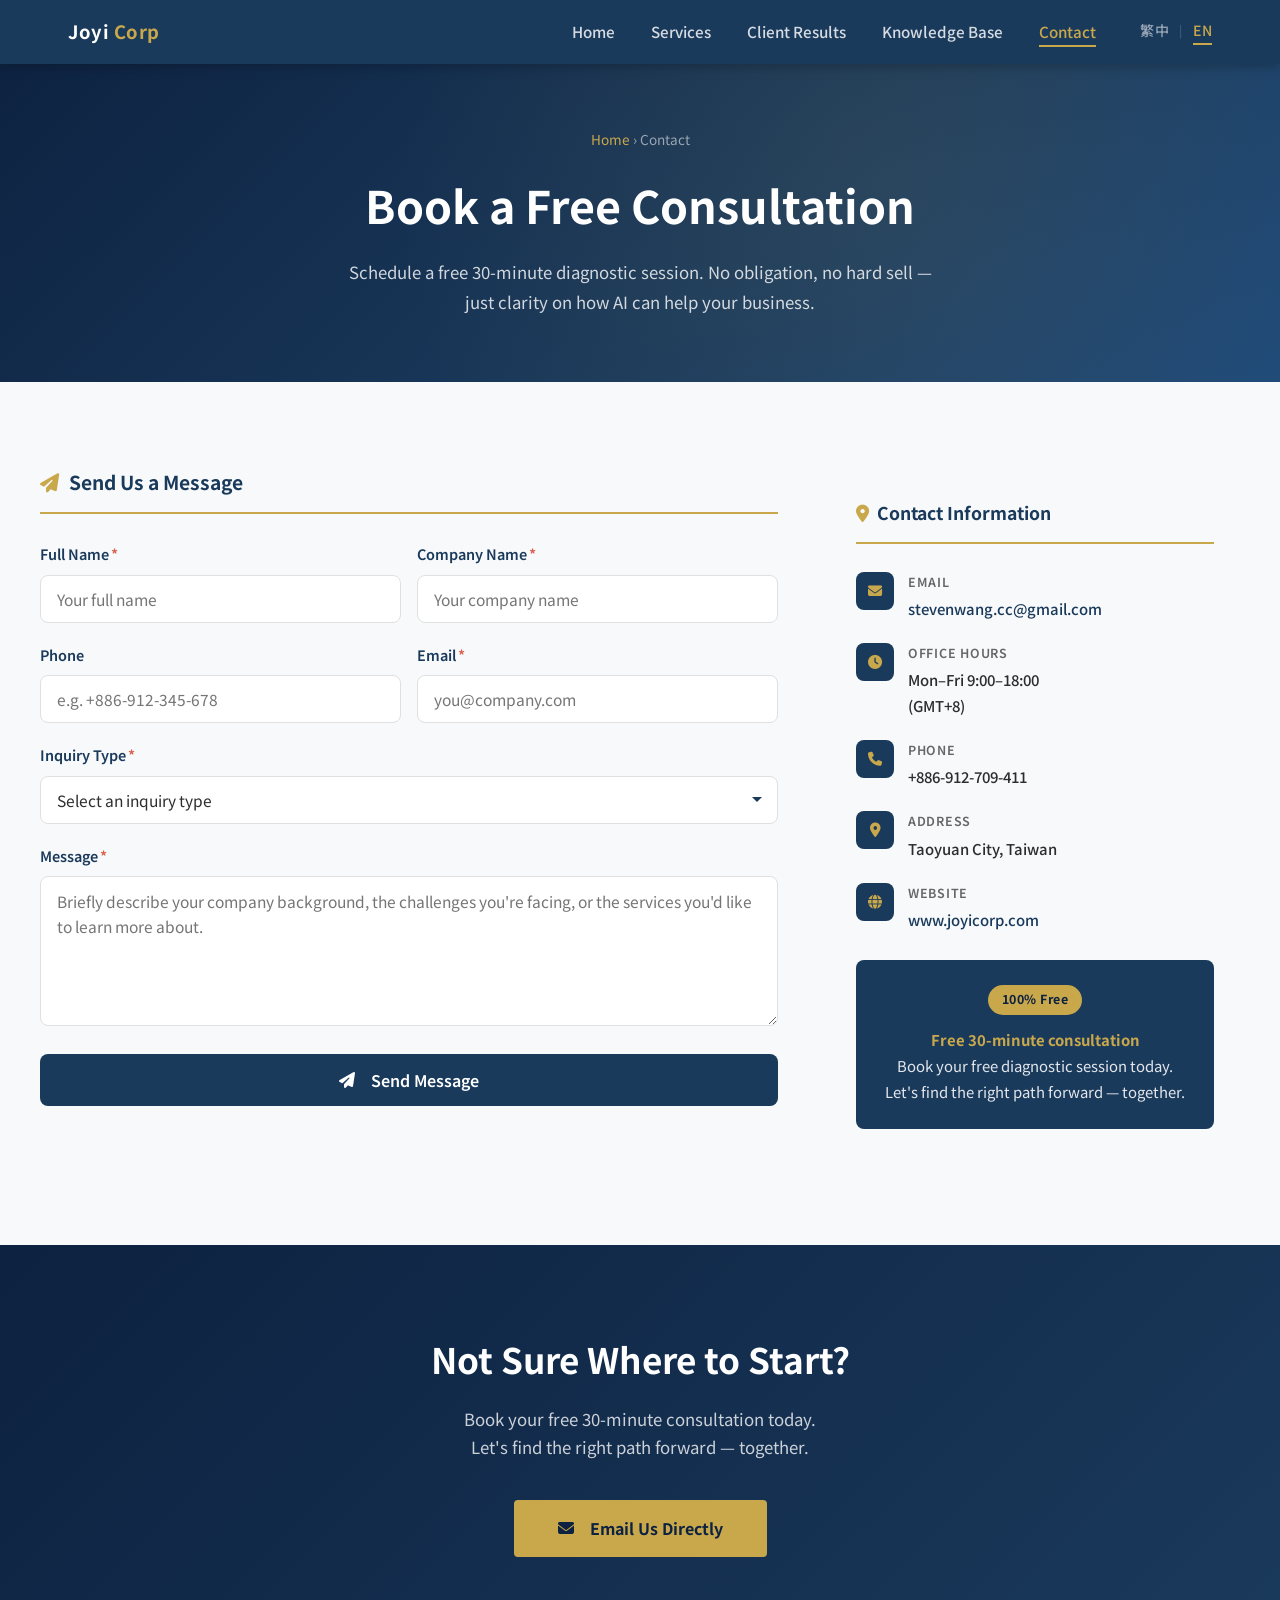
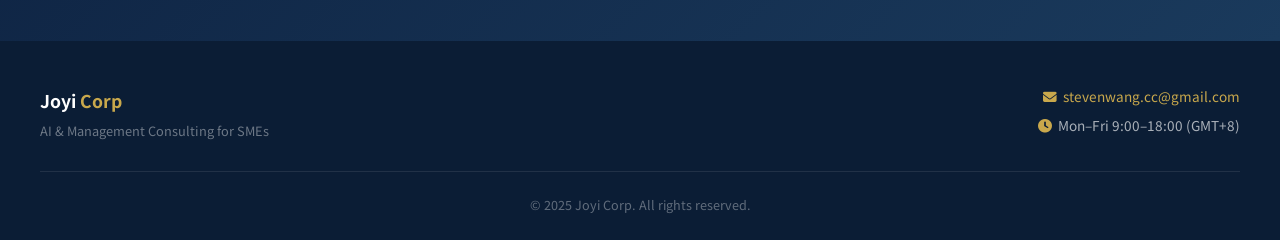
<file: en/contact.html>
<!DOCTYPE html>
<html lang="en">
<head>
  <meta charset="UTF-8" />
  <meta name="viewport" content="width=device-width, initial-scale=1.0" />

  <!-- SEO Meta Tags -->
  <title>Contact | Joyi Corp</title>
  <meta name="description" content="Book a free 30-minute consultation with Joyi Corp. We help SMEs implement AI and improve management efficiency." />
  <meta name="keywords" content="contact Joyi Corp, free consultation, AI consulting inquiry, management consulting Taiwan, book consultation" />
  <meta name="author" content="Joyi Corp" />
  <meta name="robots" content="index, follow" />

  <!-- Open Graph -->
  <meta property="og:type" content="website" />
  <meta property="og:title" content="Contact Joyi Corp | Free Consultation" />
  <meta property="og:description" content="Book a free 30-minute diagnostic consultation. No obligation, no hard sell." />
  <meta property="og:url" content="https://joyicorp.com/en/contact.html" />
  <meta property="og:image" content="https://joyicorp.com/images/og-cover-en.jpg" />
  <meta property="og:image:width" content="1200" />
  <meta property="og:image:height" content="630" />
  <meta property="og:site_name" content="Joyi Corp" />
  <meta property="og:locale" content="en_US" />
  <meta property="og:locale:alternate" content="zh_TW" />

  <!-- Twitter Card -->
  <meta name="twitter:card" content="summary_large_image" />
  <meta name="twitter:title" content="Contact Joyi Corp | Free Consultation" />
  <meta name="twitter:description" content="Book a free 30-minute diagnostic consultation. No obligation, no hard sell." />
  <meta name="twitter:image" content="https://joyicorp.com/images/og-cover-en.jpg" />

  <!-- hreflang -->
  <link rel="canonical" href="https://joyicorp.com/en/contact.html" />
  <link rel="alternate" hreflang="zh-TW" href="https://joyicorp.com/contact.html" />
  <link rel="alternate" hreflang="en" href="https://joyicorp.com/en/contact.html" />
  <link rel="alternate" hreflang="x-default" href="https://joyicorp.com/contact.html" />

  <!-- Fonts & Icons -->
  <link rel="preconnect" href="https://fonts.googleapis.com" />
  <link rel="preconnect" href="https://fonts.gstatic.com" crossorigin />
  <link href="https://fonts.googleapis.com/css2?family=Noto+Sans+TC:wght@400;500;700&display=swap" rel="stylesheet" />
  <link rel="stylesheet" href="https://cdnjs.cloudflare.com/ajax/libs/font-awesome/6.5.0/css/all.min.css" />

  <link rel="stylesheet" href="../css/style.css" />

  <!-- Google tag (gtag.js) -->
  <script async src="https://www.googletagmanager.com/gtag/js?id=G-3XPFT1366R"></script>
  <script>
    window.dataLayer = window.dataLayer || [];
    function gtag(){dataLayer.push(arguments);}
    gtag('js', new Date());
    gtag('config', 'G-3XPFT1366R');
  </script>
</head>
<body>

<!-- Navbar (dynamically injected) -->
<div id="navbar-placeholder"></div>


<!-- ===================================================
     Page Header
     =================================================== -->
<header class="page-header">
  <div class="page-header-content">
    <div class="breadcrumb">
      <a href="/en/">Home</a> &rsaquo; Contact
    </div>
    <h1>Book a Free Consultation</h1>
    <p>Schedule a free 30-minute diagnostic session. No obligation, no hard sell —<br>just clarity on how AI can help your business.</p>
  </div>
</header>


<!-- ===================================================
     Contact Section
     =================================================== -->
<section class="section section-alt">
  <div class="container">
    <div class="contact-grid">

      <!-- ── Contact Form ── -->
      <div>
        <div class="form-section-title">
          <i class="fas fa-paper-plane" style="color:var(--accent);margin-right:10px;"></i>Send Us a Message
        </div>

        <form
          id="contact-form"
          action="https://formspree.io/f/xvzyowwr"
          method="POST"
          novalidate
        >
          <div class="form-row">
            <div class="form-group">
              <label for="name">Full Name<span class="req">*</span></label>
              <input
                type="text"
                id="name"
                name="name"
                class="form-control"
                placeholder="Your full name"
                required
              />
            </div>
            <div class="form-group">
              <label for="company">Company Name<span class="req">*</span></label>
              <input
                type="text"
                id="company"
                name="company"
                class="form-control"
                placeholder="Your company name"
                required
              />
            </div>
          </div>

          <div class="form-row">
            <div class="form-group">
              <label for="phone">Phone</label>
              <input
                type="tel"
                id="phone"
                name="phone"
                class="form-control"
                placeholder="e.g. +886-912-345-678"
              />
            </div>
            <div class="form-group">
              <label for="email">Email<span class="req">*</span></label>
              <input
                type="email"
                id="email"
                name="_replyto"
                class="form-control"
                placeholder="you@company.com"
                required
              />
            </div>
          </div>

          <div class="form-group">
            <label for="topic">Inquiry Type<span class="req">*</span></label>
            <select id="topic" name="topic" class="form-control" required>
              <option value="" disabled selected>Select an inquiry type</option>
              <option value="Management Consulting">Management Consulting</option>
              <option value="AI-Human Collaboration">AI-Human Collaboration</option>
              <option value="Strategic Consulting">Strategic Consulting</option>
              <option value="Other">Other</option>
            </select>
          </div>

          <div class="form-group">
            <label for="message">Message<span class="req">*</span></label>
            <textarea
              id="message"
              name="message"
              class="form-control"
              rows="5"
              placeholder="Briefly describe your company background, the challenges you're facing, or the services you'd like to learn more about."
              required
            ></textarea>
          </div>

          <!-- Formspree anti-spam -->
          <input type="hidden" name="_subject" value="[Joyi Corp] New Inquiry from Website" />
          <input type="text" name="_gotcha" style="display:none;" />

          <button type="submit" class="btn btn-primary btn-submit">
            <i class="fas fa-paper-plane" style="margin-right:8px;"></i>Send Message
          </button>

        </form>

        <!-- Success message -->
        <div id="form-success" class="success-msg" role="alert">
          <i class="fas fa-check-circle" style="font-size:1.3rem;color:#2e7d32;flex-shrink:0;"></i>
          <span>
            <strong>Thank you for reaching out!</strong><br>
            We will get back to you within 1–2 business days.
          </span>
        </div>

      </div><!-- /form column -->


      <!-- ── Contact Info Panel ── -->
      <div>
        <div class="contact-info-panel">
          <div class="info-panel-title">
            <i class="fas fa-map-marker-alt" style="color:var(--accent);margin-right:8px;"></i>Contact Information
          </div>

          <div class="info-row">
            <div class="info-icon"><i class="fas fa-envelope"></i></div>
            <div class="info-text">
              <div class="lbl">Email</div>
              <div class="val">
                <a href="mailto:stevenwang.cc@gmail.com">stevenwang.cc@gmail.com</a>
              </div>
            </div>
          </div>

          <div class="info-row">
            <div class="info-icon"><i class="fas fa-clock"></i></div>
            <div class="info-text">
              <div class="lbl">Office Hours</div>
              <div class="val">Mon–Fri 9:00–18:00<br>(GMT+8)</div>
            </div>
          </div>

          <div class="info-row">
            <div class="info-icon"><i class="fas fa-phone"></i></div>
            <div class="info-text">
              <div class="lbl">Phone</div>
              <div class="val">+886-912-709-411</div>
            </div>
          </div>

          <div class="info-row">
            <div class="info-icon"><i class="fas fa-map-marker-alt"></i></div>
            <div class="info-text">
              <div class="lbl">Address</div>
              <div class="val">Taoyuan City, Taiwan</div>
            </div>
          </div>

          <div class="info-row">
            <div class="info-icon"><i class="fas fa-globe"></i></div>
            <div class="info-text">
              <div class="lbl">Website</div>
              <div class="val">
                <a href="https://www.joyicorp.com" target="_blank" rel="noopener">www.joyicorp.com</a>
              </div>
            </div>
          </div>

          <div class="info-cta-box">
            <div class="cta-tag">100% Free</div>
            <p>
              <strong>Free 30-minute consultation</strong><br>
              Book your free diagnostic session today.<br>
              Let's find the right path forward — together.
            </p>
          </div>
        </div>
      </div><!-- /info panel -->

    </div><!-- /contact-grid -->
  </div>
</section>


<!-- ===================================================
     CTA Banner
     =================================================== -->
<section class="cta-section">
  <div class="container">
    <h2>Not Sure Where to Start?</h2>
    <p>
      Book your free 30-minute consultation today.<br>
      Let's find the right path forward — together.
    </p>
    <a href="mailto:stevenwang.cc@gmail.com" class="btn btn-accent-full">
      <i class="fas fa-envelope"></i>&ensp;Email Us Directly
    </a>
  </div>
</section>


<!-- Footer (dynamically injected) -->
<div id="footer-placeholder"></div>

<script src="../js/main.js"></script>
</body>
</html>
</file>
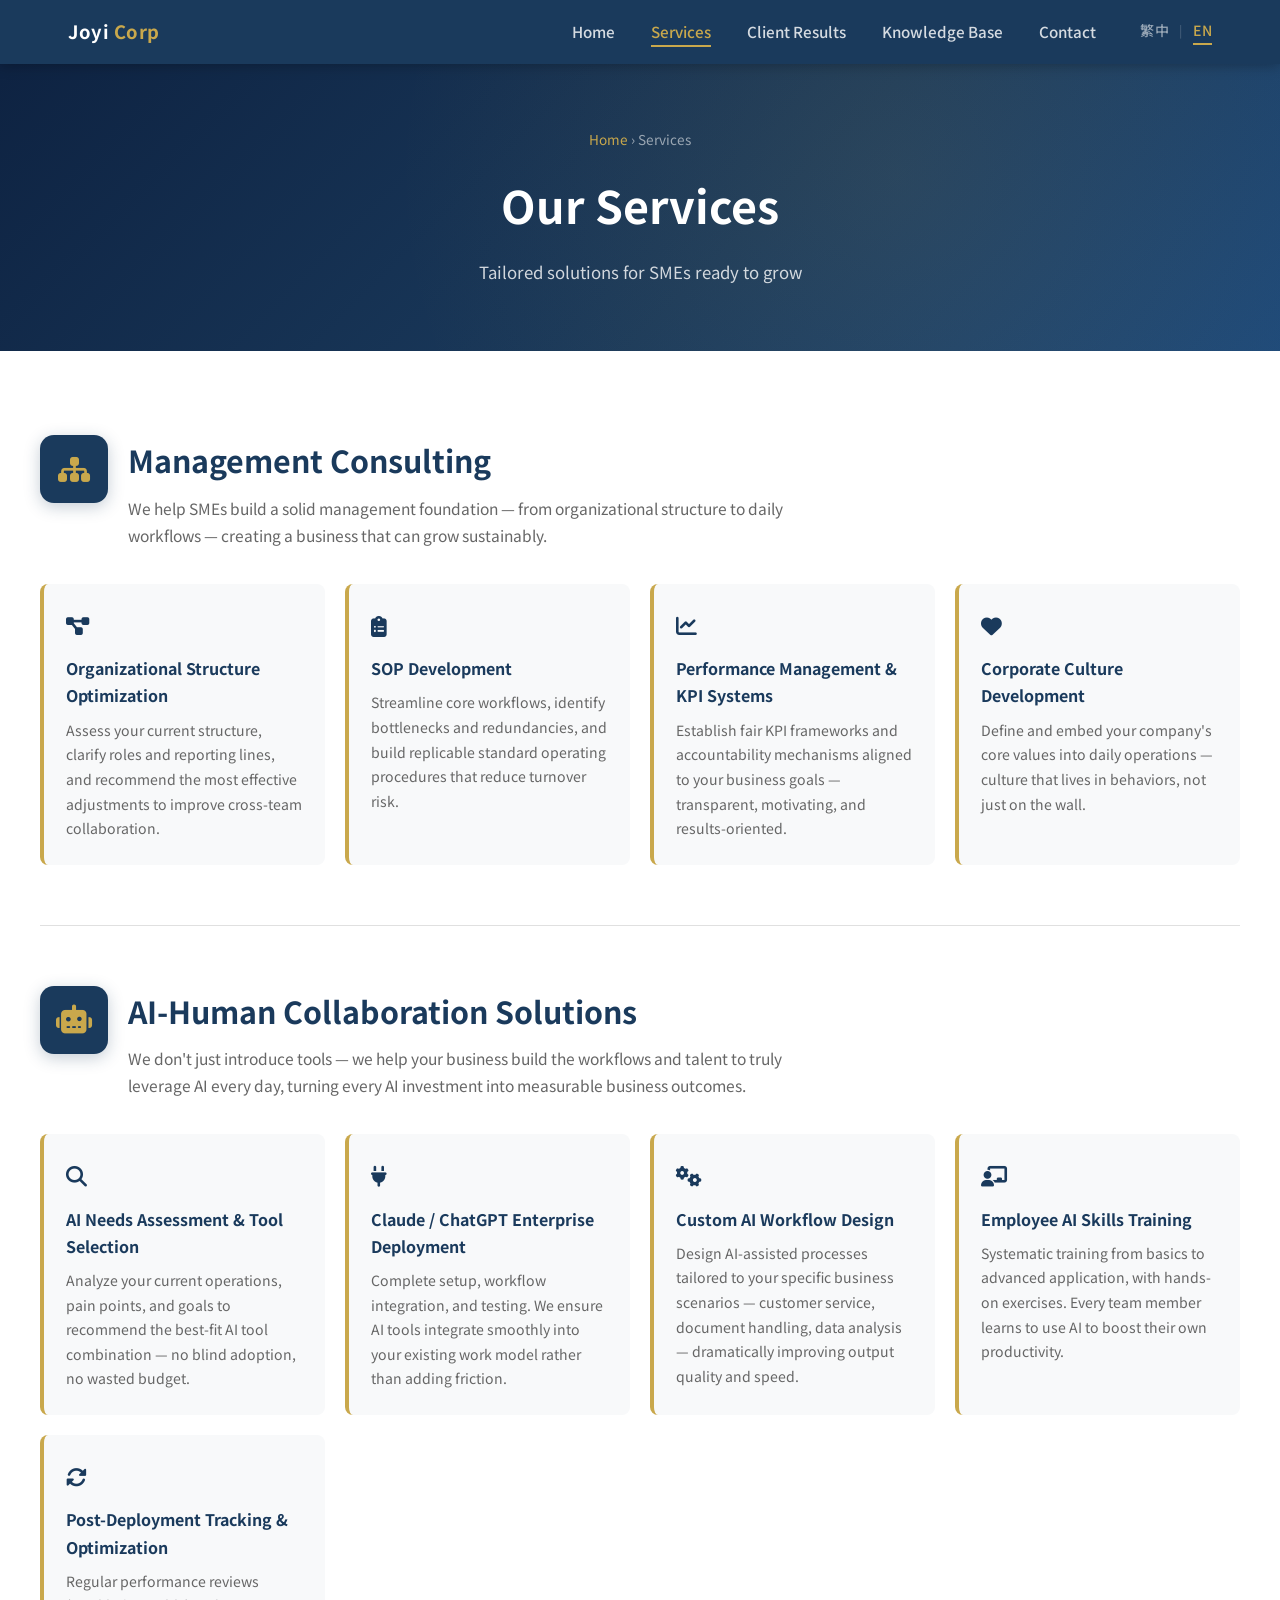
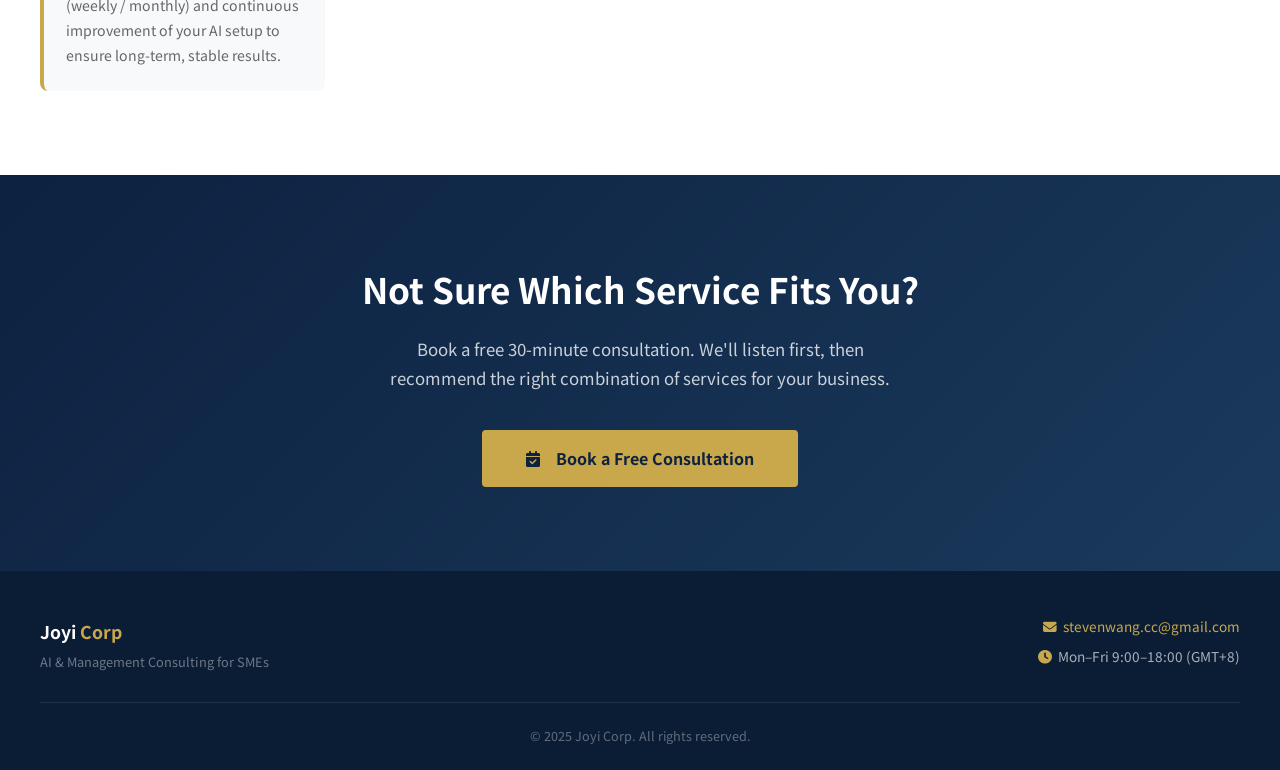
<file: en/services.html>
<!DOCTYPE html>
<html lang="en">
<head>
  <meta charset="UTF-8" />
  <meta name="viewport" content="width=device-width, initial-scale=1.0" />

  <!-- SEO Meta Tags -->
  <title>Services | Joyi Corp</title>
  <meta name="description" content="Joyi Corp offers management consulting and AI-human collaboration services tailored for SMEs. Explore our service packages." />
  <meta name="keywords" content="management consulting services, AI consulting, SME consulting, organizational optimization, SOP development, AI training, workflow automation" />
  <meta name="author" content="Joyi Corp" />
  <meta name="robots" content="index, follow" />

  <!-- Open Graph -->
  <meta property="og:type" content="website" />
  <meta property="og:title" content="Services | Joyi Corp" />
  <meta property="og:description" content="Management consulting and AI collaboration services for SMEs." />
  <meta property="og:url" content="https://joyicorp.com/en/services.html" />
  <meta property="og:image" content="https://joyicorp.com/images/og-cover-en.jpg" />
  <meta property="og:image:width" content="1200" />
  <meta property="og:image:height" content="630" />
  <meta property="og:site_name" content="Joyi Corp" />
  <meta property="og:locale" content="en_US" />
  <meta property="og:locale:alternate" content="zh_TW" />

  <!-- Twitter Card -->
  <meta name="twitter:card" content="summary_large_image" />
  <meta name="twitter:title" content="Services | Joyi Corp" />
  <meta name="twitter:description" content="Management consulting and AI collaboration services for SMEs." />
  <meta name="twitter:image" content="https://joyicorp.com/images/og-cover-en.jpg" />

  <!-- hreflang -->
  <link rel="canonical" href="https://joyicorp.com/en/services.html" />
  <link rel="alternate" hreflang="zh-TW" href="https://joyicorp.com/services.html" />
  <link rel="alternate" hreflang="en" href="https://joyicorp.com/en/services.html" />
  <link rel="alternate" hreflang="x-default" href="https://joyicorp.com/services.html" />

  <!-- Fonts & Icons -->
  <link rel="preconnect" href="https://fonts.googleapis.com" />
  <link rel="preconnect" href="https://fonts.gstatic.com" crossorigin />
  <link href="https://fonts.googleapis.com/css2?family=Noto+Sans+TC:wght@400;500;700&display=swap" rel="stylesheet" />
  <link rel="stylesheet" href="https://cdnjs.cloudflare.com/ajax/libs/font-awesome/6.5.0/css/all.min.css" />

  <link rel="stylesheet" href="../css/style.css" />

  <!-- Google tag (gtag.js) -->
  <script async src="https://www.googletagmanager.com/gtag/js?id=G-3XPFT1366R"></script>
  <script>
    window.dataLayer = window.dataLayer || [];
    function gtag(){dataLayer.push(arguments);}
    gtag('js', new Date());
    gtag('config', 'G-3XPFT1366R');
  </script>
</head>
<body>

<!-- Navbar (dynamically injected) -->
<div id="navbar-placeholder"></div>


<!-- ===================================================
     Page Header
     =================================================== -->
<header class="page-header">
  <div class="page-header-content">
    <div class="breadcrumb">
      <a href="/en/">Home</a> &rsaquo; Services
    </div>
    <h1>Our Services</h1>
    <p>Tailored solutions for SMEs ready to grow</p>
  </div>
</header>


<!-- ===================================================
     Services Detail
     =================================================== -->
<section class="section">
  <div class="container">

    <!-- ── Service 1: Management Consulting ── -->
    <div class="service-block">
      <div class="service-header">
        <div class="service-icon">
          <i class="fas fa-sitemap"></i>
        </div>
        <div class="service-header-text">
          <h2>Management Consulting</h2>
          <p>
            We help SMEs build a solid management foundation — from organizational
            structure to daily workflows — creating a business that can grow sustainably.
          </p>
        </div>
      </div>

      <div class="service-items">

        <div class="service-item">
          <div class="service-item-icon"><i class="fas fa-project-diagram"></i></div>
          <h4>Organizational Structure Optimization</h4>
          <p>
            Assess your current structure, clarify roles and reporting lines,
            and recommend the most effective adjustments to improve cross-team collaboration.
          </p>
        </div>

        <div class="service-item">
          <div class="service-item-icon"><i class="fas fa-clipboard-list"></i></div>
          <h4>SOP Development</h4>
          <p>
            Streamline core workflows, identify bottlenecks and redundancies,
            and build replicable standard operating procedures that reduce turnover risk.
          </p>
        </div>

        <div class="service-item">
          <div class="service-item-icon"><i class="fas fa-chart-line"></i></div>
          <h4>Performance Management &amp; KPI Systems</h4>
          <p>
            Establish fair KPI frameworks and accountability mechanisms aligned
            to your business goals — transparent, motivating, and results-oriented.
          </p>
        </div>

        <div class="service-item">
          <div class="service-item-icon"><i class="fas fa-heart"></i></div>
          <h4>Corporate Culture Development</h4>
          <p>
            Define and embed your company's core values into daily operations —
            culture that lives in behaviors, not just on the wall.
          </p>
        </div>

      </div>
    </div><!-- /service-block -->


    <!-- ── Service 2: AI-Human Collaboration ── -->
    <div class="service-block">
      <div class="service-header">
        <div class="service-icon">
          <i class="fas fa-robot"></i>
        </div>
        <div class="service-header-text">
          <h2>AI-Human Collaboration Solutions</h2>
          <p>
            We don't just introduce tools — we help your business build the workflows
            and talent to truly leverage AI every day, turning every AI investment
            into measurable business outcomes.
          </p>
        </div>
      </div>

      <div class="service-items">

        <div class="service-item">
          <div class="service-item-icon"><i class="fas fa-search"></i></div>
          <h4>AI Needs Assessment &amp; Tool Selection</h4>
          <p>
            Analyze your current operations, pain points, and goals to recommend
            the best-fit AI tool combination — no blind adoption, no wasted budget.
          </p>
        </div>

        <div class="service-item">
          <div class="service-item-icon"><i class="fas fa-plug"></i></div>
          <h4>Claude / ChatGPT Enterprise Deployment</h4>
          <p>
            Complete setup, workflow integration, and testing. We ensure AI tools
            integrate smoothly into your existing work model rather than adding friction.
          </p>
        </div>

        <div class="service-item">
          <div class="service-item-icon"><i class="fas fa-cogs"></i></div>
          <h4>Custom AI Workflow Design</h4>
          <p>
            Design AI-assisted processes tailored to your specific business scenarios —
            customer service, document handling, data analysis — dramatically improving
            output quality and speed.
          </p>
        </div>

        <div class="service-item">
          <div class="service-item-icon"><i class="fas fa-chalkboard-teacher"></i></div>
          <h4>Employee AI Skills Training</h4>
          <p>
            Systematic training from basics to advanced application, with hands-on
            exercises. Every team member learns to use AI to boost their own productivity.
          </p>
        </div>

        <div class="service-item">
          <div class="service-item-icon"><i class="fas fa-sync-alt"></i></div>
          <h4>Post-Deployment Tracking &amp; Optimization</h4>
          <p>
            Regular performance reviews (weekly / monthly) and continuous improvement
            of your AI setup to ensure long-term, stable results.
          </p>
        </div>

      </div>
    </div><!-- /service-block -->

  </div>
</section>


<!-- ===================================================
     CTA
     =================================================== -->
<section class="cta-section">
  <div class="container">
    <h2>Not Sure Which Service Fits You?</h2>
    <p>
      Book a free 30-minute consultation. We'll listen first, then recommend
      the right combination of services for your business.
    </p>
    <a href="/en/contact.html" class="btn btn-accent-full">
      <i class="fas fa-calendar-check"></i>&ensp;Book a Free Consultation
    </a>
  </div>
</section>


<!-- Footer (dynamically injected) -->
<div id="footer-placeholder"></div>

<script src="../js/main.js"></script>
</body>
</html>
</file>
<file: css/style.css>
/* ================================================================
   謙溢管理顧問 Joyi Corp — Main Stylesheet
   ================================================================ */

/* === Reset & Base === */
*, *::before, *::after { box-sizing: border-box; margin: 0; padding: 0; }

:root {
  --primary:      #1a3a5c;
  --primary-dark: #0d2140;
  --primary-mid:  #1e4a7a;
  --accent:       #c9a84c;
  --accent-light: #e8c97a;
  --white:        #ffffff;
  --bg:           #f8f9fa;
  --text:         #2d2d2d;
  --text-light:   #666666;
  --border:       #e0e0e0;
  --shadow:       0 4px 20px rgba(0,0,0,0.08);
  --radius:       8px;
  --transition:   0.3s ease;
}

html { scroll-behavior: smooth; }

body {
  font-family: 'Noto Sans TC', sans-serif;
  color: var(--text);
  background: var(--white);
  line-height: 1.7;
  font-size: 16px;
}

img { max-width: 100%; display: block; }
a { color: inherit; }


/* ================================================================
   NAVBAR
   ================================================================ */
.navbar {
  position: fixed;
  top: 0; left: 0; right: 0;
  background: var(--primary);
  z-index: 1000;
  box-shadow: 0 2px 12px rgba(0,0,0,0.25);
}

.navbar-inner {
  max-width: 1200px;
  margin: 0 auto;
  padding: 0 28px;
  height: 64px;
  display: flex;
  align-items: center;
  justify-content: space-between;
}

.navbar-logo {
  text-decoration: none;
  font-size: 1.15rem;
  font-weight: 700;
  color: var(--white);
  letter-spacing: 0.03em;
  white-space: nowrap;
}
.navbar-logo span { color: var(--accent); }

.navbar-links {
  display: flex;
  list-style: none;
  gap: 36px;
}
.navbar-links a {
  text-decoration: none;
  color: rgba(255,255,255,0.82);
  font-size: 0.95rem;
  font-weight: 500;
  padding-bottom: 3px;
  border-bottom: 2px solid transparent;
  transition: color var(--transition), border-color var(--transition);
}
.navbar-links a:hover,
.navbar-links a.active {
  color: var(--accent);
  border-bottom-color: var(--accent);
}

.navbar-toggle {
  display: none;
  background: none;
  border: none;
  color: var(--white);
  font-size: 1.4rem;
  cursor: pointer;
  padding: 4px;
  line-height: 1;
}


/* ================================================================
   HERO
   ================================================================ */
.hero {
  background: linear-gradient(135deg, var(--primary-dark) 0%, var(--primary) 55%, var(--primary-mid) 100%);
  color: var(--white);
  padding: 148px 28px 100px;
  text-align: center;
  position: relative;
  overflow: hidden;
}

.hero::before {
  content: '';
  position: absolute;
  top: -40%; left: -40%;
  width: 180%; height: 180%;
  background: radial-gradient(circle at 25% 55%, rgba(201,168,76,0.12) 0%, transparent 55%);
  pointer-events: none;
}

.hero::after {
  content: '';
  position: absolute;
  bottom: -2px; left: 0; right: 0;
  height: 60px;
  background: var(--white);
  clip-path: ellipse(55% 100% at 50% 100%);
}

.hero-content {
  position: relative;
  max-width: 820px;
  margin: 0 auto;
}

.hero-badge {
  display: inline-block;
  background: rgba(201,168,76,0.18);
  border: 1px solid rgba(201,168,76,0.45);
  color: var(--accent-light);
  padding: 6px 20px;
  border-radius: 20px;
  font-size: 0.85rem;
  font-weight: 500;
  letter-spacing: 0.05em;
  margin-bottom: 24px;
}

.hero h1 {
  font-size: clamp(1.9rem, 4.5vw, 3.2rem);
  font-weight: 700;
  line-height: 1.35;
  margin-bottom: 22px;
  letter-spacing: 0.02em;
}

.hero h1 em {
  color: var(--accent);
  font-style: normal;
}

.hero-sub {
  font-size: clamp(1rem, 2vw, 1.15rem);
  color: rgba(255,255,255,0.82);
  max-width: 660px;
  margin: 0 auto 44px;
  line-height: 1.85;
}

.hero-actions {
  display: flex;
  gap: 16px;
  justify-content: center;
  flex-wrap: wrap;
}


/* ================================================================
   BUTTONS
   ================================================================ */
.btn {
  display: inline-flex;
  align-items: center;
  gap: 8px;
  padding: 14px 34px;
  border-radius: 4px;
  font-size: 1rem;
  font-weight: 600;
  font-family: 'Noto Sans TC', sans-serif;
  text-decoration: none;
  cursor: pointer;
  border: none;
  transition: all var(--transition);
  white-space: nowrap;
}

.btn-accent {
  background: var(--accent);
  color: var(--primary-dark);
}
.btn-accent:hover {
  background: var(--accent-light);
  transform: translateY(-2px);
  box-shadow: 0 6px 22px rgba(201,168,76,0.45);
}

.btn-outline-light {
  background: transparent;
  color: var(--white);
  border: 2px solid rgba(255,255,255,0.55);
}
.btn-outline-light:hover {
  border-color: var(--accent);
  color: var(--accent);
}

.btn-primary {
  background: var(--primary);
  color: var(--white);
  width: 100%;
  padding: 14px;
  justify-content: center;
  font-size: 1rem;
  border-radius: var(--radius);
}
.btn-primary:hover {
  background: var(--primary-dark);
  transform: translateY(-1px);
  box-shadow: 0 4px 16px rgba(13,33,64,0.4);
}

.btn-accent-full {
  background: var(--accent);
  color: var(--primary-dark);
  font-weight: 700;
  padding: 15px 44px;
}
.btn-accent-full:hover {
  background: var(--accent-light);
  transform: translateY(-2px);
  box-shadow: 0 6px 22px rgba(201,168,76,0.45);
}


/* ================================================================
   LAYOUT UTILITIES
   ================================================================ */
.section { padding: 84px 28px; }
.section-alt { background: var(--bg); }
.section-dark {
  background: linear-gradient(135deg, var(--primary-dark) 0%, var(--primary) 100%);
  color: var(--white);
}

.container { max-width: 1200px; margin: 0 auto; }

.section-title {
  text-align: center;
  margin-bottom: 52px;
}
.section-title h2 {
  font-size: clamp(1.5rem, 3vw, 2.2rem);
  color: var(--primary);
  font-weight: 700;
  margin-bottom: 12px;
}
.section-title h2.light { color: var(--white); }
.section-title p {
  color: var(--text-light);
  font-size: 1.05rem;
  max-width: 600px;
  margin: 0 auto;
  line-height: 1.75;
}
.section-title p.light { color: rgba(255,255,255,0.75); }
.divider {
  width: 56px; height: 3px;
  background: var(--accent);
  margin: 14px auto 0;
  border-radius: 2px;
}


/* ================================================================
   PAGE HEADER (inner pages)
   ================================================================ */
.page-header {
  background: linear-gradient(135deg, var(--primary-dark) 0%, var(--primary) 60%, var(--primary-mid) 100%);
  color: var(--white);
  padding: 128px 28px 64px;
  text-align: center;
  position: relative;
  overflow: hidden;
}
.page-header::before {
  content: '';
  position: absolute;
  inset: 0;
  background: radial-gradient(circle at 70% 50%, rgba(201,168,76,0.09) 0%, transparent 55%);
  pointer-events: none;
}
.page-header-content { position: relative; }
.page-header h1 {
  font-size: clamp(1.8rem, 3.5vw, 2.8rem);
  font-weight: 700;
  margin-bottom: 14px;
}
.page-header p {
  color: rgba(255,255,255,0.8);
  font-size: 1.05rem;
  max-width: 600px;
  margin: 0 auto;
  line-height: 1.8;
}
.breadcrumb {
  font-size: 0.85rem;
  color: rgba(255,255,255,0.55);
  margin-bottom: 16px;
}
.breadcrumb a { color: var(--accent); text-decoration: none; }
.breadcrumb a:hover { text-decoration: underline; }


/* ================================================================
   SERVICE CARDS (homepage overview)
   ================================================================ */
.cards-grid {
  display: grid;
  grid-template-columns: repeat(auto-fit, minmax(290px, 1fr));
  gap: 28px;
}

.card {
  background: var(--white);
  border-radius: var(--radius);
  padding: 36px 28px;
  box-shadow: var(--shadow);
  border-top: 3px solid var(--accent);
  transition: transform var(--transition), box-shadow var(--transition);
}
.card:hover {
  transform: translateY(-5px);
  box-shadow: 0 10px 36px rgba(0,0,0,0.12);
}

.card-icon {
  width: 58px; height: 58px;
  background: rgba(26,58,92,0.07);
  border-radius: 12px;
  display: flex; align-items: center; justify-content: center;
  margin-bottom: 20px;
  font-size: 1.5rem;
  color: var(--primary);
}

.card h3 {
  font-size: 1.1rem;
  color: var(--primary);
  font-weight: 700;
  margin-bottom: 12px;
}

.card p {
  color: var(--text-light);
  font-size: 0.93rem;
  line-height: 1.75;
}

.card-link {
  display: inline-flex;
  align-items: center;
  gap: 6px;
  margin-top: 18px;
  color: var(--primary);
  font-weight: 600;
  font-size: 0.9rem;
  text-decoration: none;
  transition: color var(--transition), gap var(--transition);
}
.card-link:hover { color: var(--accent); gap: 10px; }


/* ================================================================
   ABOUT SECTION
   ================================================================ */
.about-grid {
  display: grid;
  grid-template-columns: 1fr 1fr;
  gap: 64px;
  align-items: center;
}

.about-text h2 {
  font-size: clamp(1.4rem, 2.5vw, 2rem);
  color: var(--primary);
  font-weight: 700;
  margin-bottom: 20px;
  line-height: 1.4;
}

.about-text p {
  color: var(--text-light);
  line-height: 1.9;
  margin-bottom: 16px;
  font-size: 0.97rem;
}

.values-list {
  display: flex;
  flex-wrap: wrap;
  gap: 10px;
  margin-top: 24px;
}

.value-tag {
  background: var(--primary);
  color: var(--white);
  padding: 6px 18px;
  border-radius: 20px;
  font-size: 0.88rem;
  font-weight: 500;
  letter-spacing: 0.03em;
}

.about-visual {
  background: linear-gradient(145deg, var(--primary) 0%, var(--primary-mid) 100%);
  border-radius: 16px;
  padding: 52px 36px;
  color: var(--white);
  text-align: center;
  box-shadow: 0 12px 40px rgba(26,58,92,0.3);
}

.about-main-text {
  font-size: 1.05rem;
  color: rgba(255,255,255,0.85);
  line-height: 1.8;
  margin-bottom: 32px;
}

.about-quote {
  font-size: 1.2rem;
  color: var(--accent);
  font-weight: 700;
  padding: 20px 0;
  border-top: 1px solid rgba(255,255,255,0.12);
  border-bottom: 1px solid rgba(255,255,255,0.12);
  margin-bottom: 24px;
  letter-spacing: 0.05em;
}

.stat-row {
  display: flex;
  justify-content: space-around;
  gap: 16px;
}

.stat-item .num {
  font-size: 2rem;
  font-weight: 700;
  color: var(--accent);
  line-height: 1;
}

.stat-item .lbl {
  font-size: 0.78rem;
  color: rgba(255,255,255,0.65);
  margin-top: 6px;
}


/* ================================================================
   WHY CHOOSE
   ================================================================ */
.why-grid {
  display: grid;
  grid-template-columns: repeat(2, 1fr);
  gap: 24px;
}

.why-item {
  display: flex;
  gap: 20px;
  padding: 28px 24px;
  background: var(--white);
  border-radius: var(--radius);
  box-shadow: var(--shadow);
  transition: transform var(--transition);
}
.why-item:hover { transform: translateY(-3px); }

.why-num {
  flex-shrink: 0;
  width: 44px; height: 44px;
  background: var(--primary);
  color: var(--accent);
  border-radius: 50%;
  display: flex; align-items: center; justify-content: center;
  font-size: 1.05rem;
  font-weight: 700;
}

.why-body h3 {
  font-size: 1rem;
  color: var(--primary);
  font-weight: 700;
  margin-bottom: 8px;
}
.why-body p {
  font-size: 0.9rem;
  color: var(--text-light);
  line-height: 1.75;
}


/* ================================================================
   CTA SECTION
   ================================================================ */
.cta-section {
  background: linear-gradient(135deg, var(--primary-dark) 0%, var(--primary) 100%);
  color: var(--white);
  text-align: center;
  padding: 84px 28px;
}
.cta-section h2 {
  font-size: clamp(1.5rem, 3vw, 2.2rem);
  font-weight: 700;
  margin-bottom: 16px;
}
.cta-section p {
  color: rgba(255,255,255,0.78);
  margin-bottom: 38px;
  font-size: 1.05rem;
  max-width: 540px;
  margin-left: auto;
  margin-right: auto;
}
.cta-section p + .btn { margin-top: 0; }


/* ================================================================
   SERVICES PAGE
   ================================================================ */
.service-block {
  padding: 60px 0;
  border-bottom: 1px solid var(--border);
}
.service-block:last-child {
  border-bottom: none;
  padding-bottom: 0;
}
.service-block:first-child { padding-top: 0; }

.service-header {
  display: flex;
  align-items: flex-start;
  gap: 20px;
  margin-bottom: 36px;
}

.service-icon {
  flex-shrink: 0;
  width: 68px; height: 68px;
  background: var(--primary);
  border-radius: 14px;
  display: flex; align-items: center; justify-content: center;
  font-size: 1.8rem;
  color: var(--accent);
  box-shadow: 0 4px 16px rgba(26,58,92,0.25);
}

.service-header-text h2 {
  font-size: clamp(1.3rem, 2.5vw, 1.9rem);
  color: var(--primary);
  font-weight: 700;
  margin-bottom: 8px;
}
.service-header-text p {
  color: var(--text-light);
  font-size: 0.97rem;
  line-height: 1.7;
  max-width: 680px;
}

.service-items {
  display: grid;
  grid-template-columns: repeat(auto-fit, minmax(240px, 1fr));
  gap: 20px;
}

.service-item {
  background: var(--bg);
  border-radius: var(--radius);
  padding: 24px 22px;
  border-left: 4px solid var(--accent);
  transition: box-shadow var(--transition), transform var(--transition);
}
.service-item:hover {
  box-shadow: var(--shadow);
  transform: translateX(4px);
}

.service-item-icon {
  font-size: 1.3rem;
  color: var(--primary);
  margin-bottom: 12px;
}

.service-item h4 {
  font-size: 1rem;
  color: var(--primary);
  font-weight: 700;
  margin-bottom: 8px;
}
.service-item p {
  font-size: 0.88rem;
  color: var(--text-light);
  line-height: 1.75;
}


/* ================================================================
   CASES PAGE
   ================================================================ */
.cases-grid {
  display: grid;
  grid-template-columns: repeat(auto-fit, minmax(300px, 1fr));
  gap: 28px;
}

.case-card {
  background: var(--white);
  border-radius: var(--radius);
  overflow: hidden;
  box-shadow: var(--shadow);
  transition: transform var(--transition), box-shadow var(--transition);
}
.case-card:hover {
  transform: translateY(-4px);
  box-shadow: 0 10px 36px rgba(0,0,0,0.12);
}

.case-card-header {
  background: var(--primary);
  padding: 18px 24px;
  display: flex;
  align-items: center;
  gap: 12px;
}

.case-num {
  color: rgba(255,255,255,0.45);
  font-size: 0.85rem;
  font-weight: 700;
}

.case-industry-badge {
  background: var(--accent);
  color: var(--primary-dark);
  padding: 4px 14px;
  border-radius: 20px;
  font-size: 0.83rem;
  font-weight: 700;
  letter-spacing: 0.03em;
}

.case-card-body { padding: 24px; }

.case-row { margin-bottom: 18px; }
.case-row:last-child { margin-bottom: 0; }

.case-label {
  display: flex;
  align-items: center;
  gap: 6px;
  font-size: 0.78rem;
  color: var(--text-light);
  text-transform: uppercase;
  letter-spacing: 0.08em;
  margin-bottom: 6px;
  font-weight: 600;
}
.case-label i { color: var(--accent); font-size: 0.85rem; }

.case-content {
  color: var(--text);
  font-size: 0.93rem;
  line-height: 1.7;
}
.case-pending { color: #b0b0b0; font-style: italic; }


/* Testimonials */
.testimonials-grid {
  display: grid;
  grid-template-columns: repeat(auto-fit, minmax(290px, 1fr));
  gap: 28px;
}

.testimonial {
  background: var(--white);
  border-radius: var(--radius);
  padding: 36px 28px 28px;
  box-shadow: var(--shadow);
  position: relative;
  border-bottom: 3px solid var(--accent);
}

.testimonial-quote-icon {
  position: absolute;
  top: 18px; left: 22px;
  font-size: 4.5rem;
  color: var(--accent);
  opacity: 0.2;
  line-height: 1;
  font-family: Georgia, serif;
  user-select: none;
}

.testimonial-text {
  color: var(--text);
  font-size: 0.94rem;
  line-height: 1.85;
  font-style: italic;
  position: relative;
  margin-top: 10px;
}
.testimonial-text.pending { color: #bbb; }

.testimonial-author {
  margin-top: 22px;
  padding-top: 16px;
  border-top: 1px solid var(--border);
  font-weight: 700;
  color: var(--primary);
  font-size: 0.88rem;
  font-style: normal;
}
.testimonial-author.pending { color: #ccc; }


/* ================================================================
   CONTACT PAGE
   ================================================================ */
.contact-grid {
  display: grid;
  grid-template-columns: 1.8fr 1fr;
  gap: 52px;
  align-items: start;
}

.form-section-title {
  font-size: 1.2rem;
  color: var(--primary);
  font-weight: 700;
  margin-bottom: 28px;
  padding-bottom: 14px;
  border-bottom: 2px solid var(--accent);
}

.form-group { margin-bottom: 20px; }

.form-group label {
  display: block;
  font-size: 0.9rem;
  font-weight: 600;
  color: var(--primary);
  margin-bottom: 8px;
}
.form-group label .req {
  color: #d95f4b;
  margin-left: 2px;
}

.form-control {
  width: 100%;
  padding: 12px 16px;
  border: 1.5px solid var(--border);
  border-radius: var(--radius);
  font-size: 0.97rem;
  font-family: 'Noto Sans TC', sans-serif;
  color: var(--text);
  background: var(--white);
  transition: border-color var(--transition), box-shadow var(--transition);
  appearance: none;
  -webkit-appearance: none;
}
.form-control:focus {
  outline: none;
  border-color: var(--primary);
  box-shadow: 0 0 0 3px rgba(26,58,92,0.1);
}

.form-row {
  display: grid;
  grid-template-columns: 1fr 1fr;
  gap: 16px;
}

textarea.form-control {
  resize: vertical;
  min-height: 130px;
  line-height: 1.6;
}

select.form-control {
  background-image: url("data:image/svg+xml,%3Csvg xmlns='http://www.w3.org/2000/svg' width='12' height='8' viewBox='0 0 12 8'%3E%3Cpath fill='%231a3a5c' d='M1 1l5 5 5-5'/%3E%3C/svg%3E");
  background-repeat: no-repeat;
  background-position: right 14px center;
  padding-right: 40px;
  cursor: pointer;
}

.success-msg {
  display: none;
  background: #e8f5e9;
  color: #2e7d32;
  padding: 16px 20px;
  border-radius: var(--radius);
  border: 1px solid #a5d6a7;
  margin-top: 18px;
  font-size: 0.94rem;
  line-height: 1.7;
  align-items: center;
  gap: 10px;
}

.contact-info-panel {
  background: var(--bg);
  border-radius: var(--radius);
  padding: 32px 26px;
}

.info-panel-title {
  font-size: 1.1rem;
  color: var(--primary);
  font-weight: 700;
  margin-bottom: 28px;
  padding-bottom: 14px;
  border-bottom: 2px solid var(--accent);
}

.info-row {
  display: flex;
  gap: 14px;
  margin-bottom: 22px;
  align-items: flex-start;
}

.info-icon {
  flex-shrink: 0;
  width: 38px; height: 38px;
  background: var(--primary);
  border-radius: 8px;
  display: flex; align-items: center; justify-content: center;
  color: var(--accent);
  font-size: 0.88rem;
}

.info-text .lbl {
  font-size: 0.78rem;
  color: var(--text-light);
  margin-bottom: 3px;
  text-transform: uppercase;
  letter-spacing: 0.06em;
  font-weight: 600;
}
.info-text .val {
  font-size: 0.93rem;
  color: var(--text);
  font-weight: 500;
}
.info-text .val a {
  color: var(--primary);
  text-decoration: none;
}
.info-text .val a:hover { color: var(--accent); }

.info-cta-box {
  background: var(--primary);
  color: var(--white);
  border-radius: var(--radius);
  padding: 24px 20px;
  margin-top: 28px;
  text-align: center;
}
.info-cta-box .cta-tag {
  display: inline-block;
  background: var(--accent);
  color: var(--primary-dark);
  font-size: 0.78rem;
  font-weight: 700;
  padding: 4px 14px;
  border-radius: 20px;
  margin-bottom: 12px;
  letter-spacing: 0.04em;
}
.info-cta-box p {
  font-size: 0.93rem;
  color: rgba(255,255,255,0.88);
  line-height: 1.75;
}
.info-cta-box strong { color: var(--accent); }


/* ================================================================
   FOOTER
   ================================================================ */
.footer {
  background: #0b1d35;
  color: rgba(255,255,255,0.65);
  padding: 44px 28px 24px;
}

.footer-inner { max-width: 1200px; margin: 0 auto; }

.footer-top {
  display: flex;
  justify-content: space-between;
  align-items: center;
  flex-wrap: wrap;
  gap: 20px;
  padding-bottom: 28px;
  border-bottom: 1px solid rgba(255,255,255,0.09);
  margin-bottom: 22px;
}

.footer-logo-text {
  font-size: 1.1rem;
  font-weight: 700;
  color: var(--white);
}
.footer-logo-text span { color: var(--accent); }
.footer-logo-sub {
  font-size: 0.8rem;
  color: rgba(255,255,255,0.4);
  margin-top: 4px;
}

.footer-meta {
  text-align: right;
  font-size: 0.85rem;
}
.footer-meta a {
  color: var(--accent);
  text-decoration: none;
  transition: opacity var(--transition);
}
.footer-meta a:hover { opacity: 0.8; }
.footer-meta .sep { margin: 6px 0; }

.footer-bottom {
  text-align: center;
  font-size: 0.79rem;
  color: rgba(255,255,255,0.35);
}


/* ================================================================
   LANGUAGE SWITCHER
   ================================================================ */
.lang-item {
  display: flex;
  align-items: center;
  margin-left: 8px;
}

.lang-sep {
  color: rgba(255,255,255,0.3);
  margin: 0 5px;
  font-size: 0.85rem;
  line-height: 1;
}

.navbar-links .lang-btn {
  font-size: 0.88rem;
  font-weight: 500;
  padding-bottom: 0;
  border-bottom: 2px solid transparent;
  color: rgba(255,255,255,0.55);
  letter-spacing: 0.03em;
}

.navbar-links .lang-btn:hover {
  color: var(--accent);
  border-bottom-color: transparent;
}

.navbar-links .lang-btn.lang-active {
  color: var(--accent);
  border-bottom-color: var(--accent);
}


/* ================================================================
   RESPONSIVE
   ================================================================ */
@media (max-width: 900px) {
  .about-grid      { grid-template-columns: 1fr; gap: 36px; }
  .why-grid        { grid-template-columns: 1fr; }
  .contact-grid    { grid-template-columns: 1fr; }
  .footer-meta     { text-align: left; }
}

@media (max-width: 768px) {
  .navbar-links {
    display: none;
    position: absolute;
    top: 64px; left: 0; right: 0;
    background: var(--primary);
    flex-direction: column;
    padding: 12px 24px 20px;
    gap: 0;
    box-shadow: 0 8px 16px rgba(0,0,0,0.25);
  }
  .navbar-links.open { display: flex; }
  .navbar-links a {
    padding: 13px 0;
    border-bottom: 1px solid rgba(255,255,255,0.08);
    border-left: none;
  }
  .navbar-links li:last-child a { border-bottom: none; }
  .navbar-toggle { display: block; }

  /* Language switcher mobile */
  .lang-item {
    padding: 12px 0;
    border-bottom: 1px solid rgba(255,255,255,0.08);
    margin-left: 0;
  }
  .navbar-links li.lang-item:last-child { border-bottom: none; }
  .navbar-links .lang-btn {
    padding: 0;
    border-bottom: none;
  }
  .navbar-links .lang-btn.lang-active {
    border-bottom: none;
  }

  .hero { padding: 120px 20px 80px; }
  .hero::after { display: none; }
  .hero-actions { flex-direction: column; align-items: center; }
  .hero-actions .btn { width: 100%; max-width: 320px; justify-content: center; }

  .section { padding: 60px 20px; }

  .form-row { grid-template-columns: 1fr; }

  .service-header { flex-direction: column; }

  .cases-grid { grid-template-columns: 1fr; }
  .testimonials-grid { grid-template-columns: 1fr; }

  .footer-top { flex-direction: column; }
  .footer-meta { text-align: left; }
}

@media (max-width: 480px) {
  .cards-grid { grid-template-columns: 1fr; }
  .service-items { grid-template-columns: 1fr; }
  .stat-row { gap: 8px; }
}
</file>
